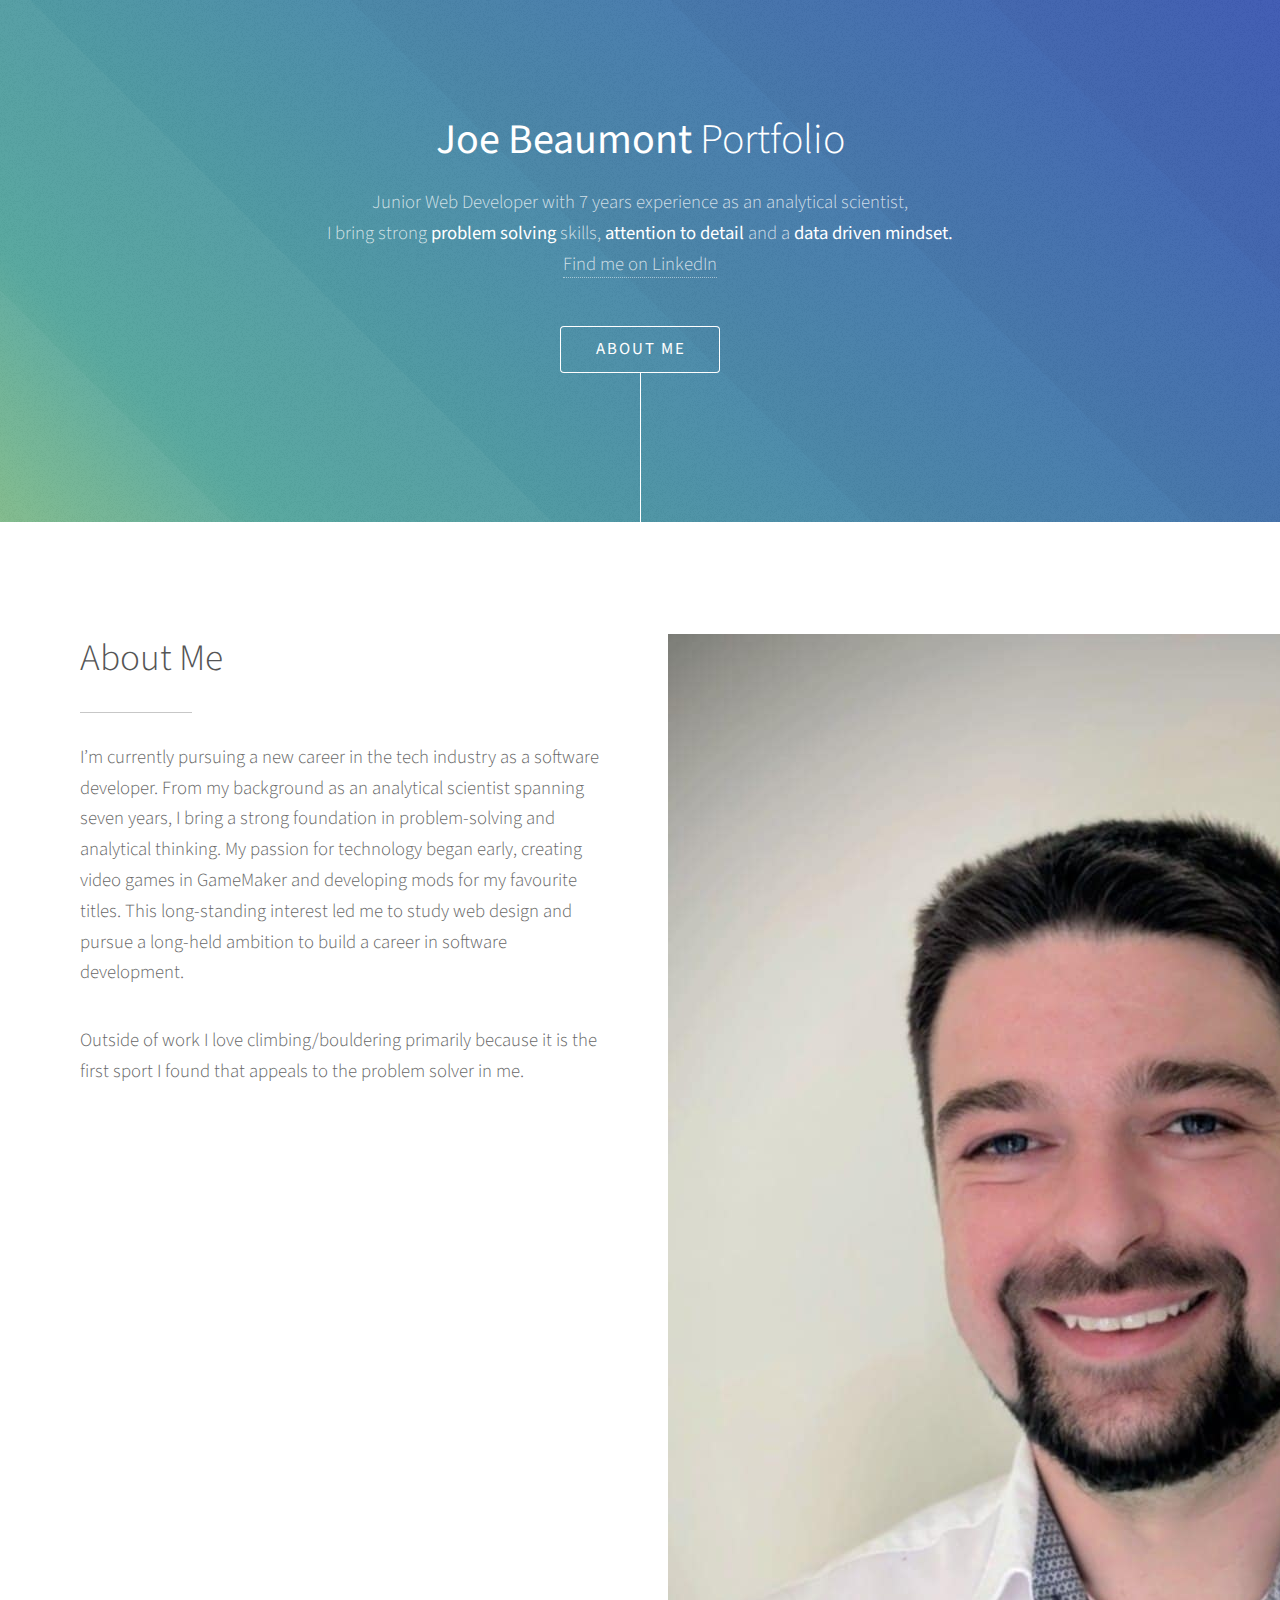
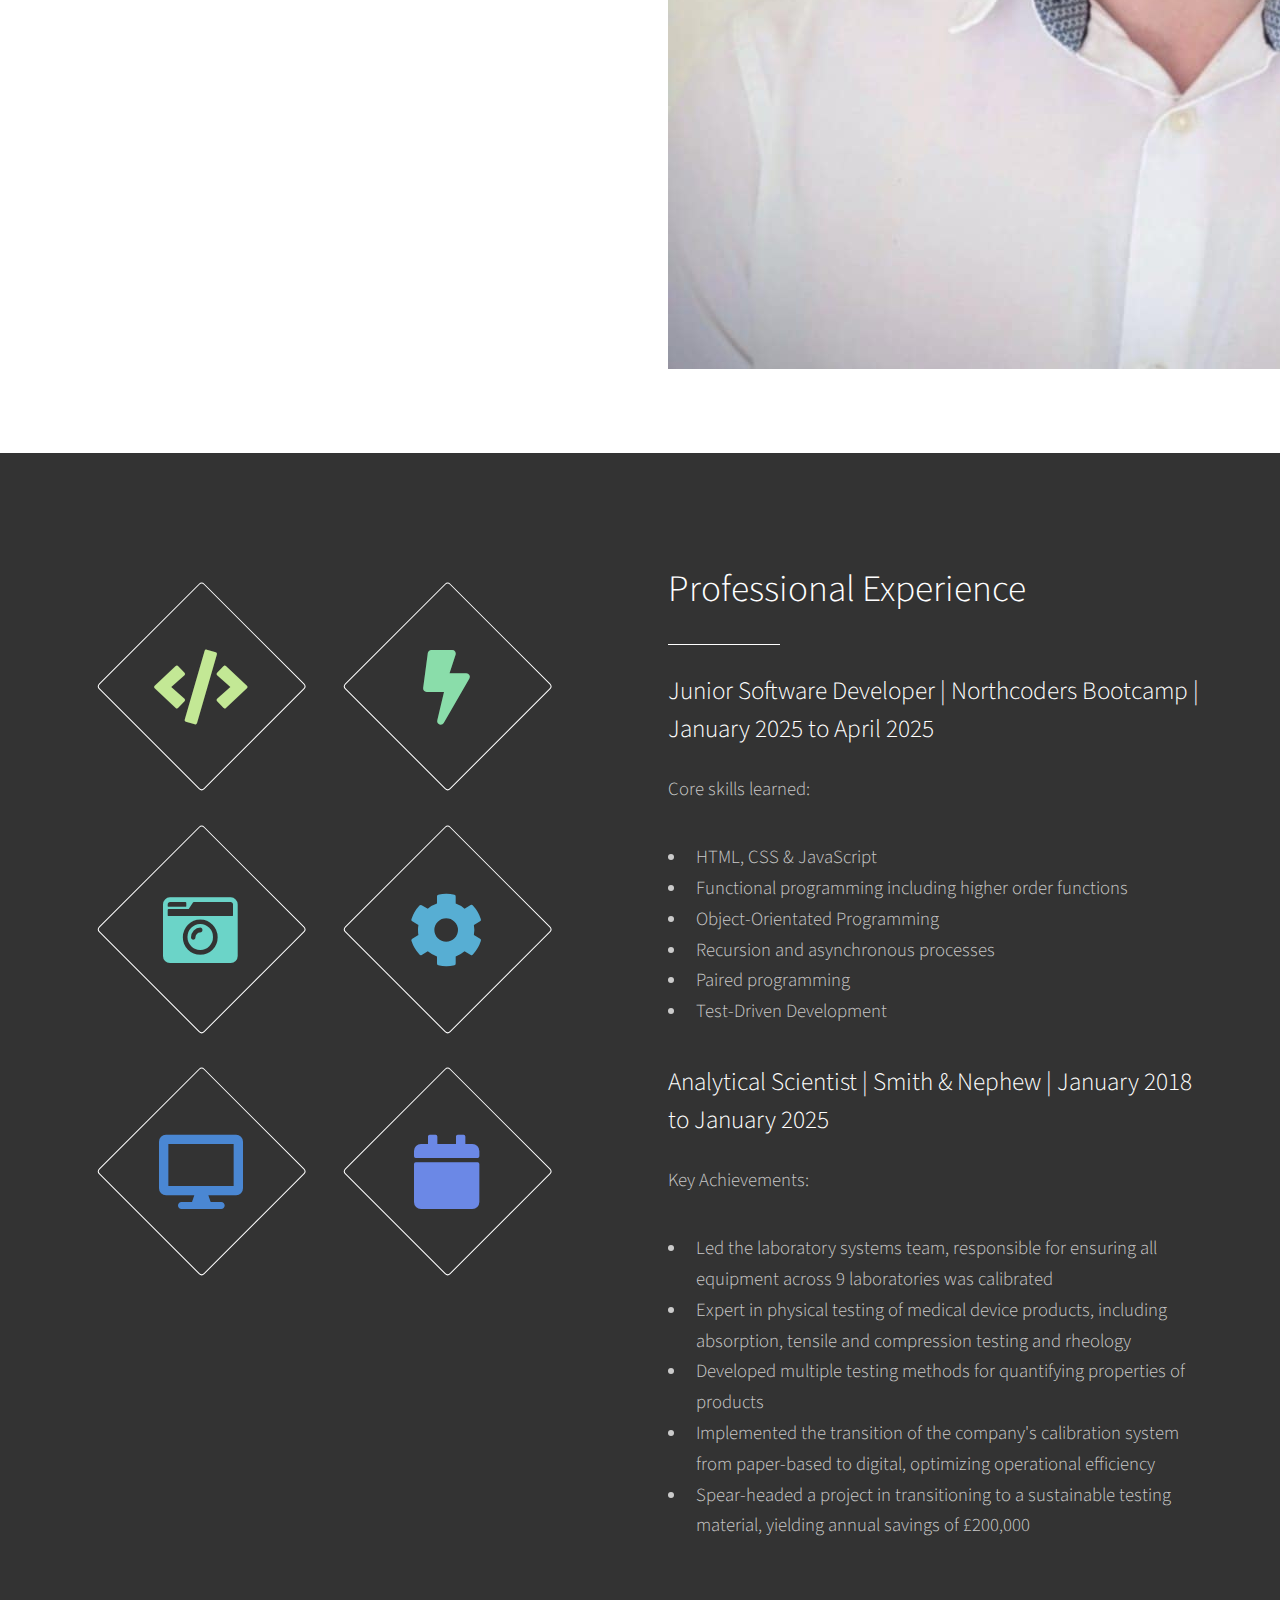
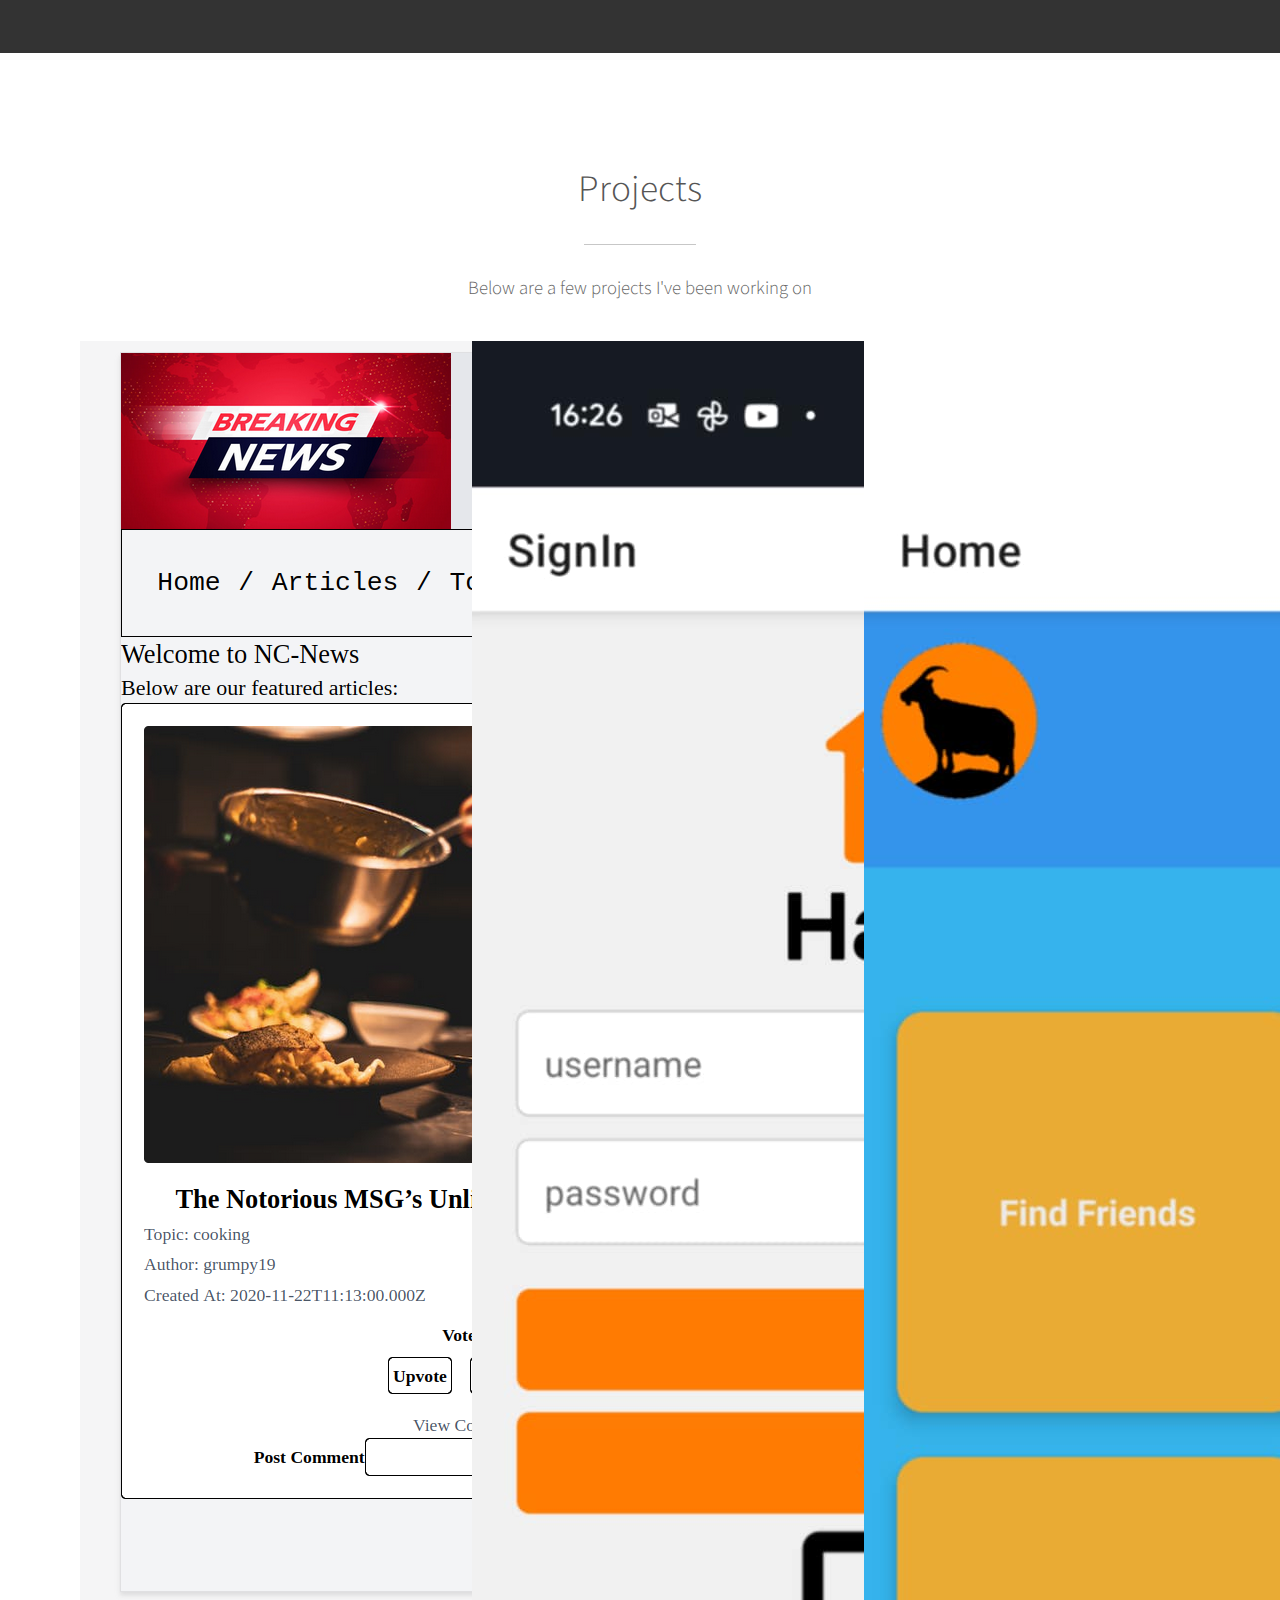
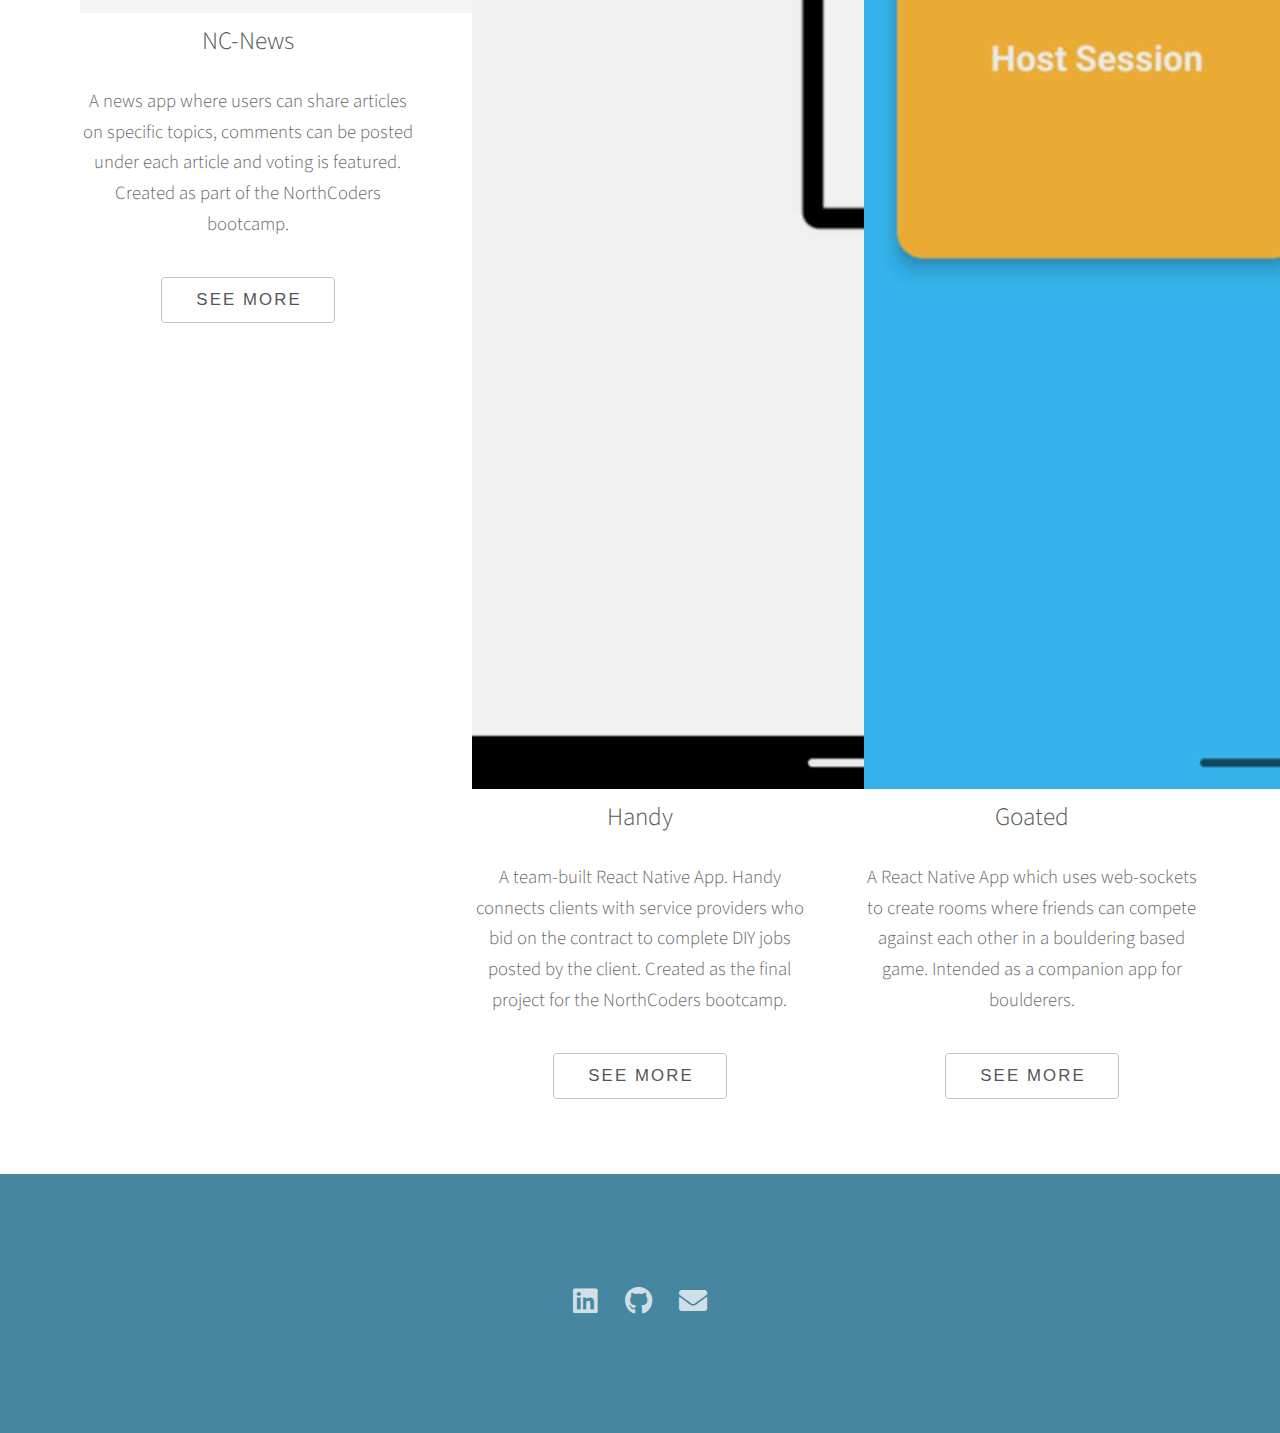
<file: index.html>
<!DOCTYPE HTML>

<html>
	<head>
		<title>Joe Beaumont - Portfolio</title>
		<meta charset="utf-8" />
		<meta name="viewport" content="width=device-width, initial-scale=1, user-scalable=no" />
		<link rel="stylesheet" href="assets/css/main.css" />
		<noscript><link rel="stylesheet" href="assets/css/noscript.css" /></noscript>
	</head>
	<body class="is-preload">

		<!-- Header -->
			<section id="header">
				<div class="inner">
					<!-- <span class="icon solid major fa-cloud"></span> -->
					<h1><strong>Joe Beaumont</strong> Portfolio</h1>
					<p>Junior Web Developer with 7 years experience as an analytical scientist,<br/> I bring strong <strong>problem solving</strong> skills, <strong>attention to detail</strong> and a <strong> data driven mindset.</strong> <br/> <a href="https://linkedin.com/in/joseph-beaumont-4850a1b5 ">Find me on LinkedIn</a></p>
					<ul class="actions special">
						<li><a href="#one" class="button scrolly">About me</a></li>
					</ul>
				</div>
			</section>

		<!-- One -->
			<section id="one" class="main style1">
				<div class="container">
					<div class="row gtr-150">
						<div class="col-6 col-12-medium">
							<header class="major">
								<h2>About Me</h2>
							</header>
							<p>I’m currently pursuing a new career in the tech industry as a software developer. From my background
								as an analytical scientist spanning seven years, I bring a strong foundation in problem-solving and
								analytical thinking. My passion for technology began early, creating video games in GameMaker and
								developing mods for my favourite titles. This long-standing interest led me to study web design and
								pursue a long-held ambition to build a career in software development.
							</p>
							<p>Outside of work I love climbing/bouldering primarily because it is the first sport I found that appeals to the problem solver in me.
							</p>
						</div>
						<div class="col-6 col-12-medium imp-medium">
							<span><img src="images/Profile.jpeg" alt="" class="profileImage"/></span>
						</div>
					</div>
				</div>
			</section>

		<!-- Two -->
			<section id="two" class="main style2">
				<div class="container">
					<div class="row gtr-150">
						<div class="col-6 col-12-medium">
							<ul class="major-icons">
								<li><span class="icon solid style1 major fa-code"></span></li>
								<li><span class="icon solid style2 major fa-bolt"></span></li>
								<li><span class="icon solid style3 major fa-camera-retro"></span></li>
								<li><span class="icon solid style4 major fa-cog"></span></li>
								<li><span class="icon solid style5 major fa-desktop"></span></li>
								<li><span class="icon solid style6 major fa-calendar"></span></li>
							</ul>
						</div>
						<div class="col-6 col-12-medium">
							<header class="major">
								<h2>Professional Experience</h2>
							</header>
							<h3>Junior Software Developer | Northcoders Bootcamp | January 2025 to April 2025</h3>
							<p>Core skills learned:</p>
							<ul>
								<li>HTML, CSS & JavaScript</li>
								<li>Functional programming including higher order functions</li>
								<li>Object-Orientated Programming</li>
								<li>Recursion and asynchronous processes</li>
								<li>Paired programming</li>
								<li>Test-Driven Development</li>
							</ul>
							<h3>Analytical Scientist | Smith & Nephew | January 2018 to January 2025</h3>
							<p>Key Achievements:</p>
							<ul>
								<li>Led the laboratory systems team, responsible for ensuring all equipment across 9 laboratories was calibrated</li>
								<li>Expert in physical testing of medical device products, including absorption, tensile and compression testing and rheology</li>
								<li>Developed multiple testing methods for quantifying properties of products</li>
								<li>Implemented the transition of the company's calibration system from paper-based to digital, optimizing operational efficiency</li>
								<li>Spear-headed a project in transitioning to a sustainable testing material, yielding annual savings of £200,000</li>
							</ul>
						</div>
					</div>
				</div>
			</section>

		<!-- Three -->
			<section id="three" class="main style1 special">
				<div class="container">
					<header class="major">
						<h2>Projects</h2>
					</header>
					<p>Below are a few projects I've been working on</p>
					<div class="row gtr-150">
						<div class="col-4 col-12-medium">
							<div class="image-container"><img src="images/NcNews1.png" alt="" /></div>
							<h3>NC-News</h3>
							<p>A news app where users can share articles on specific topics, comments can be posted under each article and voting is featured.  Created as part of the NorthCoders bootcamp.</p>
							<button class="button" onclick="goToPage('projects/nc_news.html')">See more</button>
						</div>
						<div class="col-4 col-12-medium">
							<div class="image-container"><img src="images/Handy.jpeg" alt="" /></div>
							<h3>Handy</h3>
							<p>A team-built React Native App. Handy connects clients with service providers who bid on the contract to complete DIY jobs posted by the client.  Created as the final project for the NorthCoders bootcamp.​</p>
							<button class="button" onclick="goToPage('projects/handy.html')">See more</button>
						</div>
						<div class="col-4 col-12-medium">
							<div class="image-container"><img src="images/Goated1.jpeg" alt="" /></div>
							<h3>Goated</h3>
							<p>A React Native App which uses web-sockets to create rooms where friends can compete against each other in a bouldering based game.  Intended as a companion app for boulderers.</p>
							<button class="button" onclick="goToPage('projects/goated.html')">See more</button>
						</div>
					</div>
				</div>
			</section>

		<!-- Footer -->
			<section id="footer">
				<ul class="icons">
					<li><a href="https://linkedin.com/in/joseph-beaumont-4850a1b5 " class="icon brands alt fa-linkedin"><span class="label"></span></a></li>
					<li><a href="https://github.com/Joe-Beaumont" class="icon brands alt fa-github"><span class="label">GitHub</span></a></li>
					<li><a href="mailto:joseph.beaumont@live.co.uk" class="icon solid alt fa-envelope"><span class="label">Email</span></a></li>
				</ul>
			</section>

		<!-- Scripts -->
			<script src="assets/js/jquery.min.js"></script>
			<script src="assets/js/jquery.scrolly.min.js"></script>
			<script src="assets/js/browser.min.js"></script>
			<script src="assets/js/breakpoints.min.js"></script>
			<script src="assets/js/util.js"></script>
			<script src="assets/js/main.js"></script>

	</body>
</html>
</file>
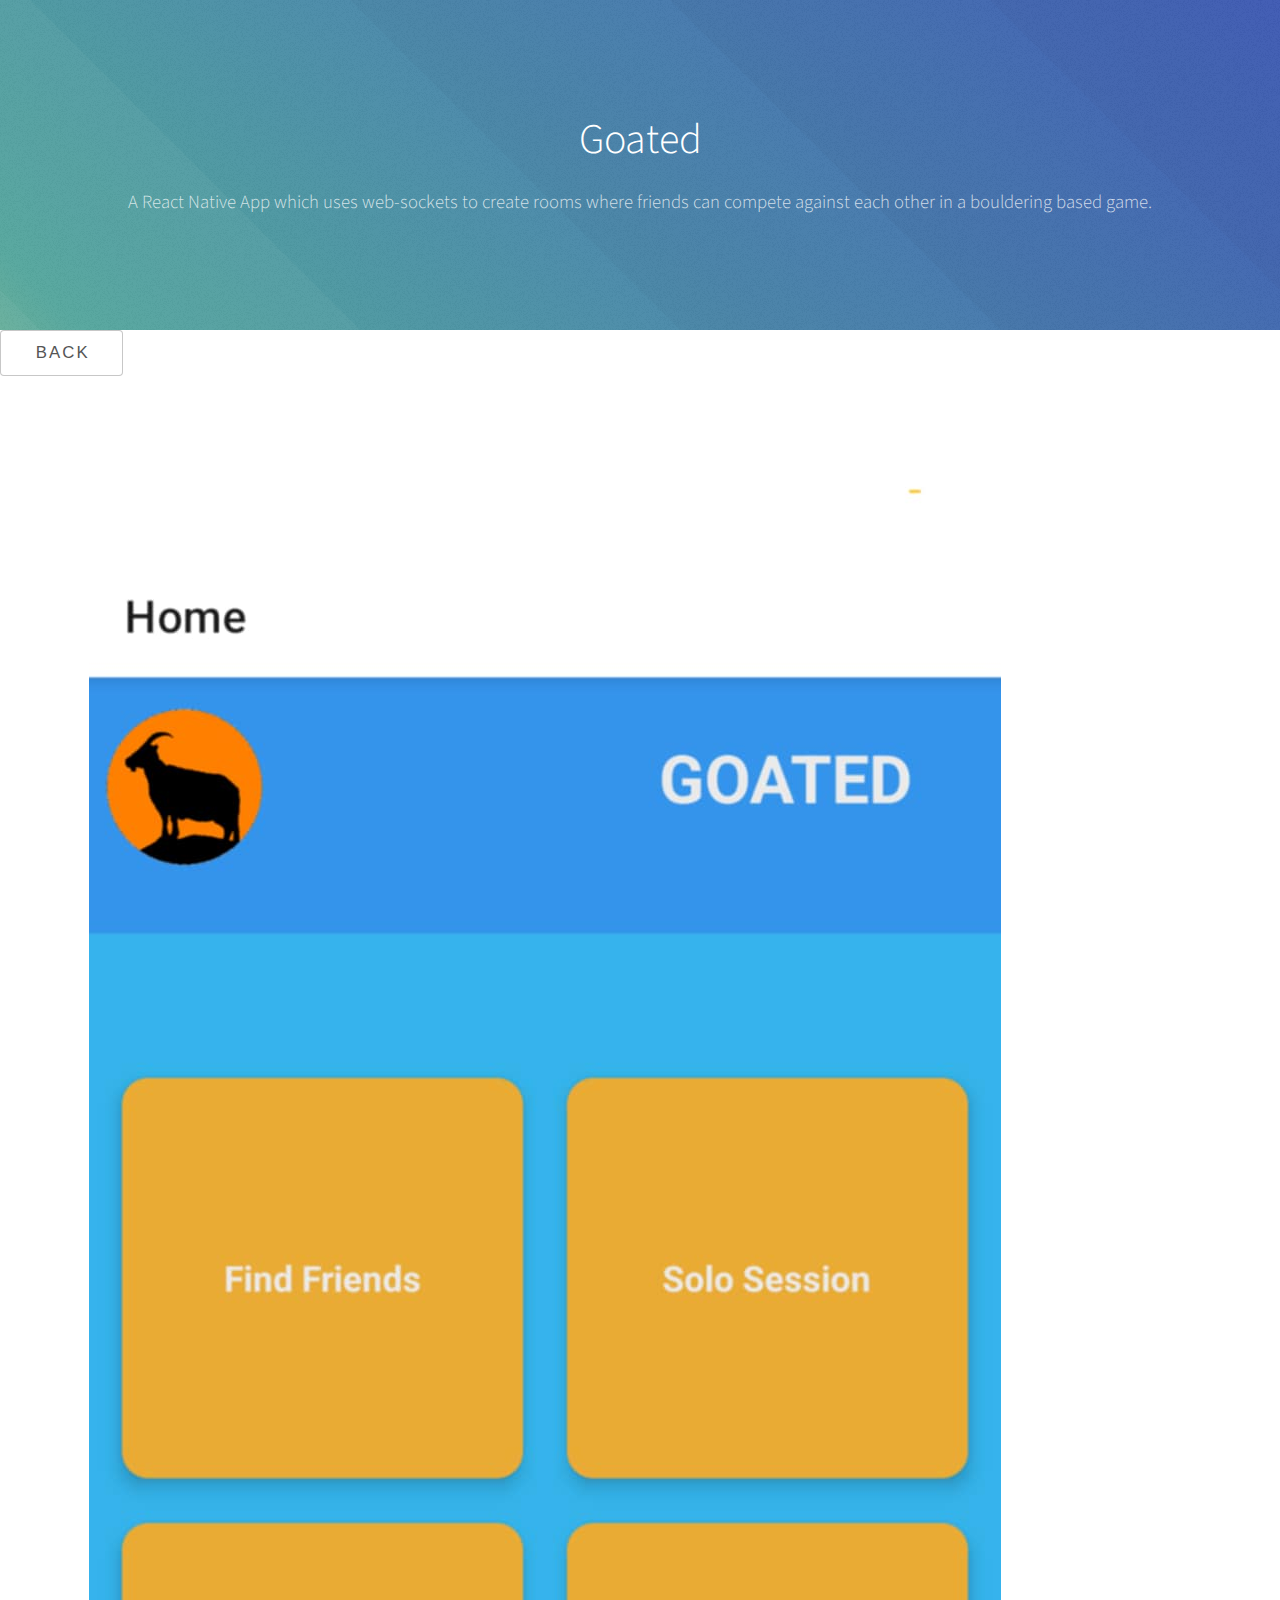
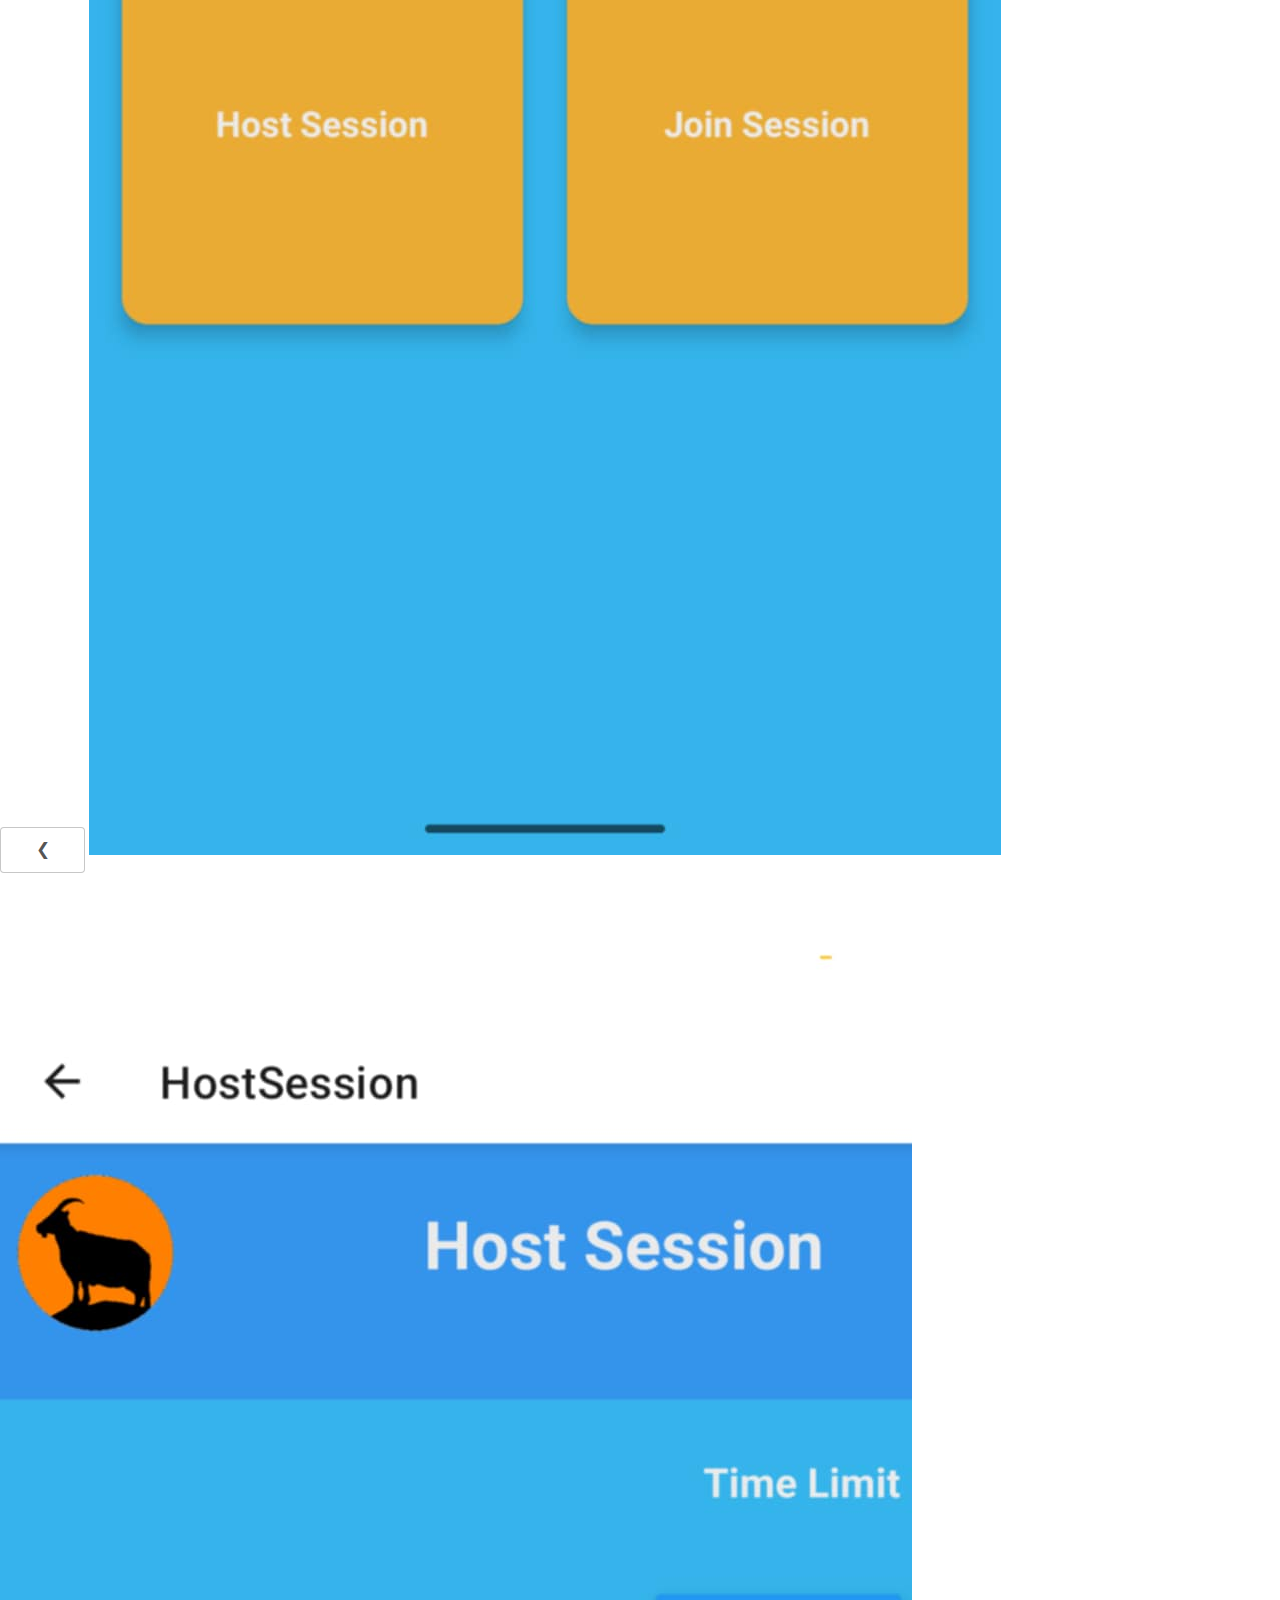
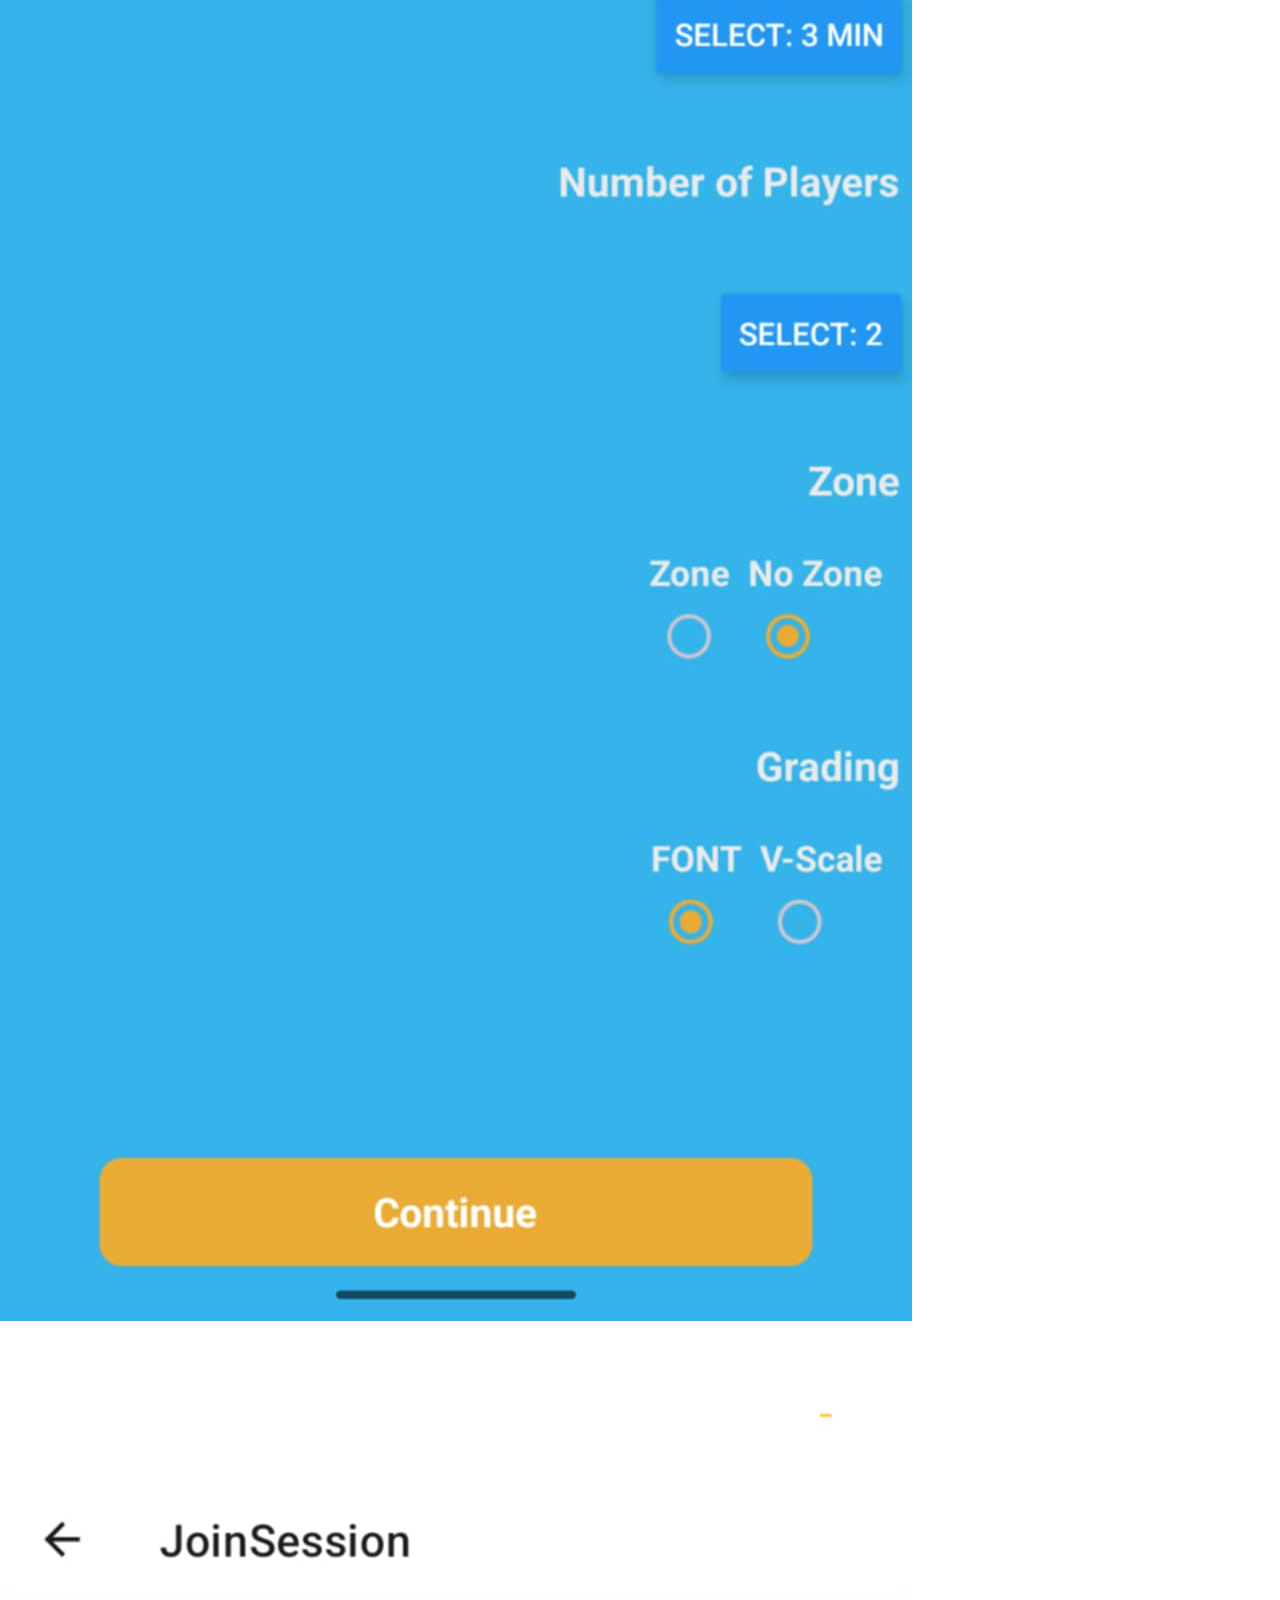
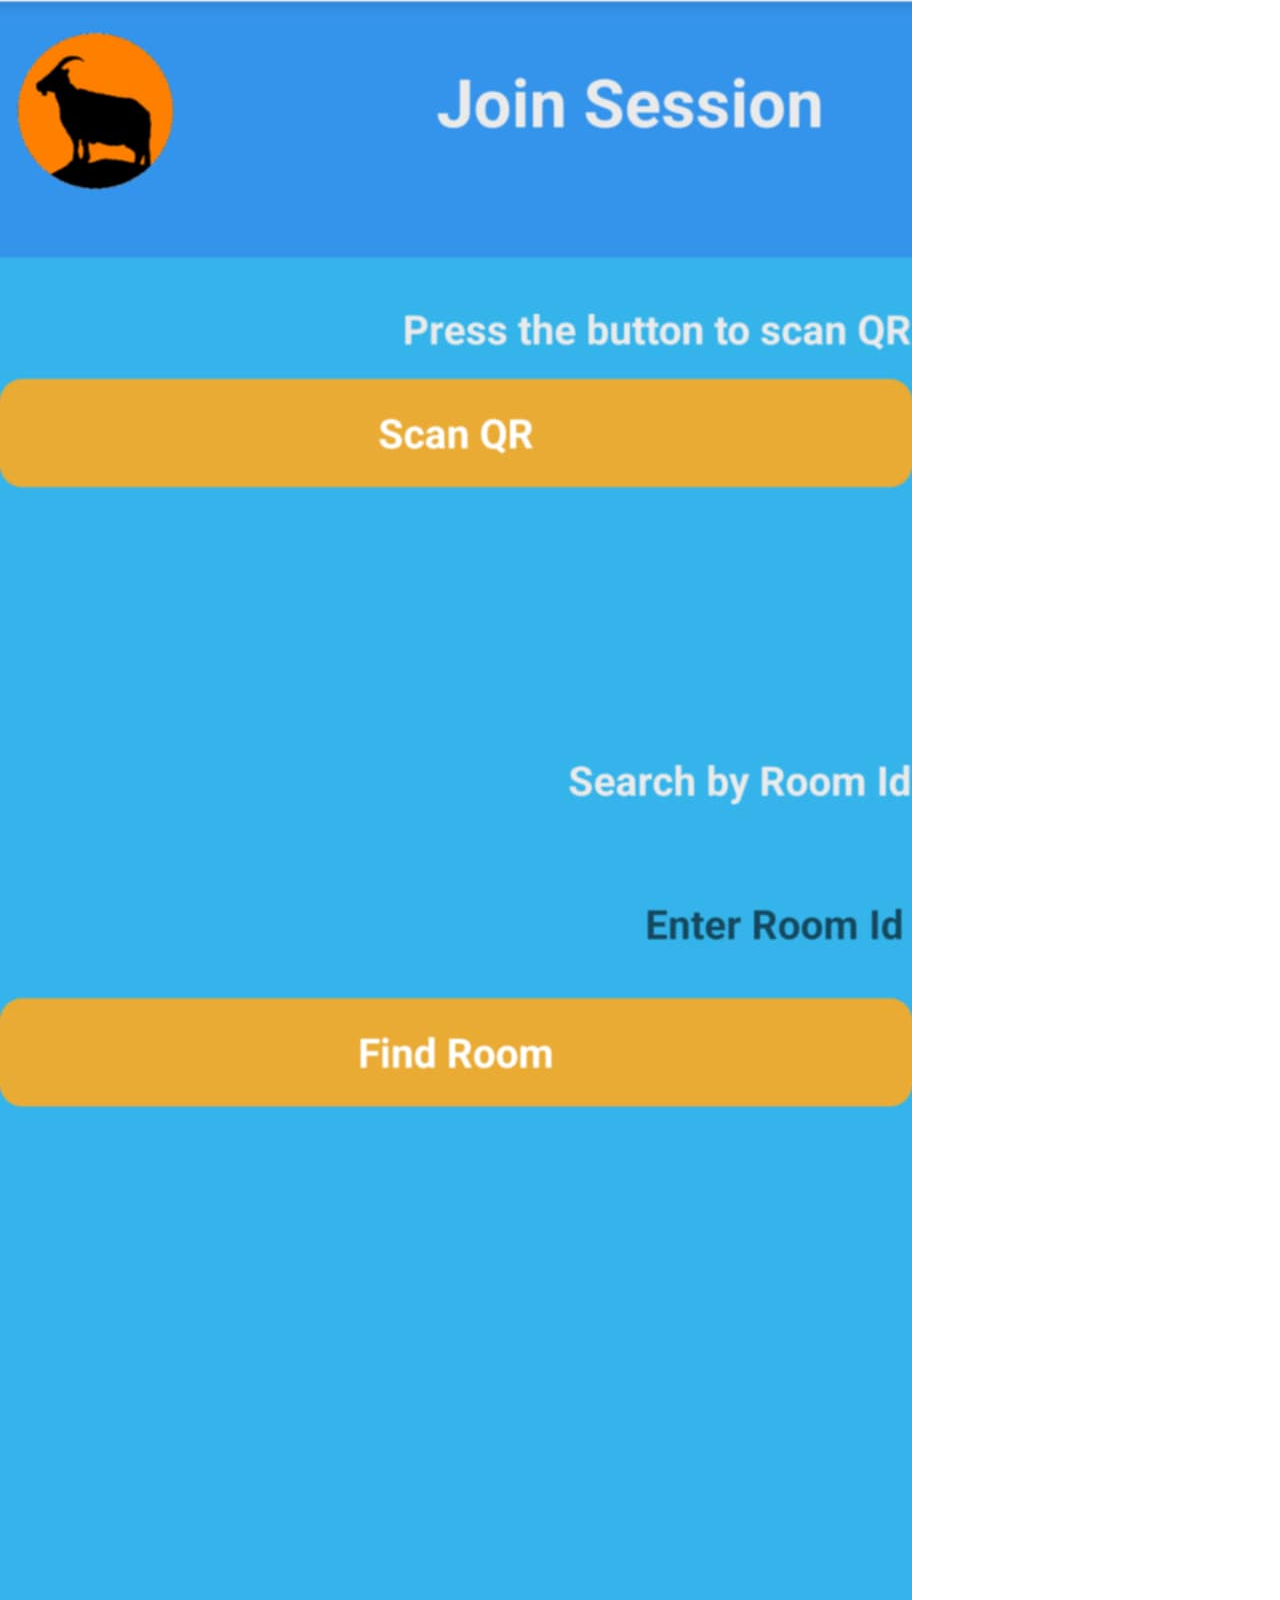
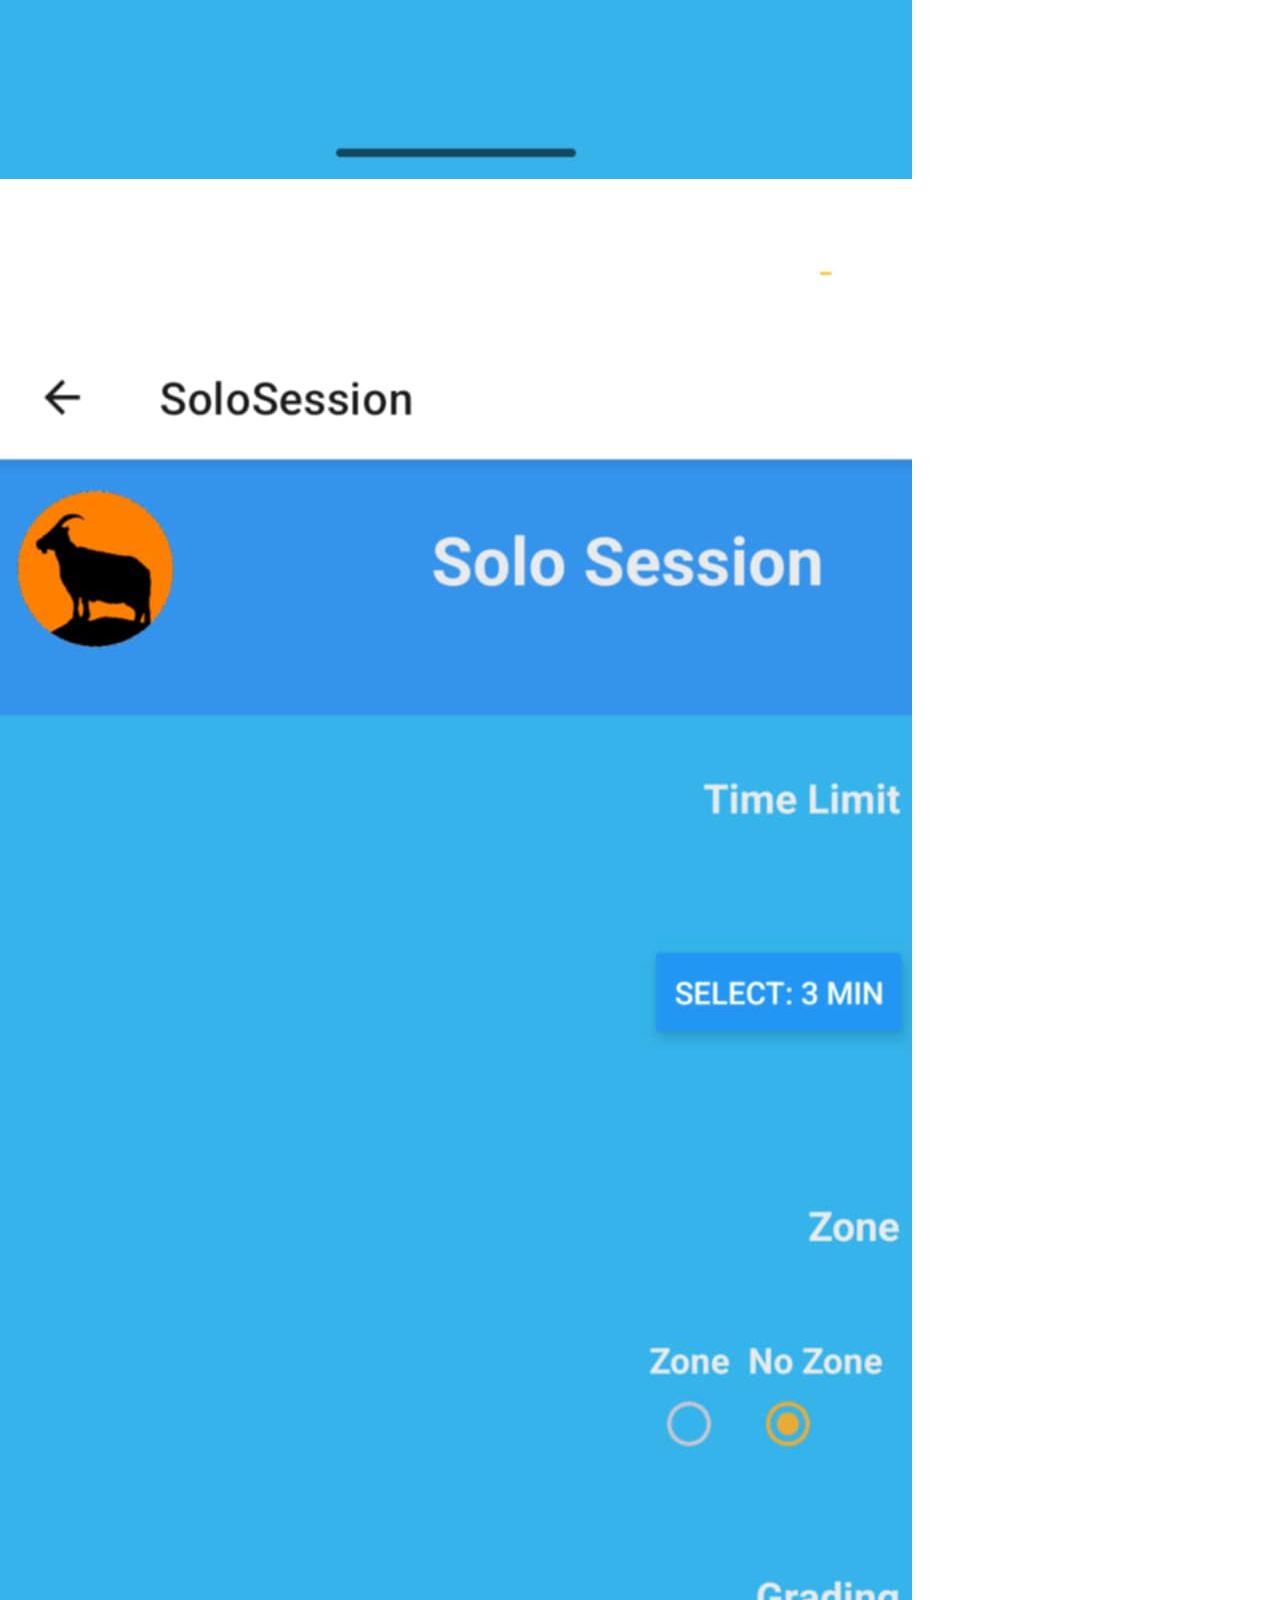
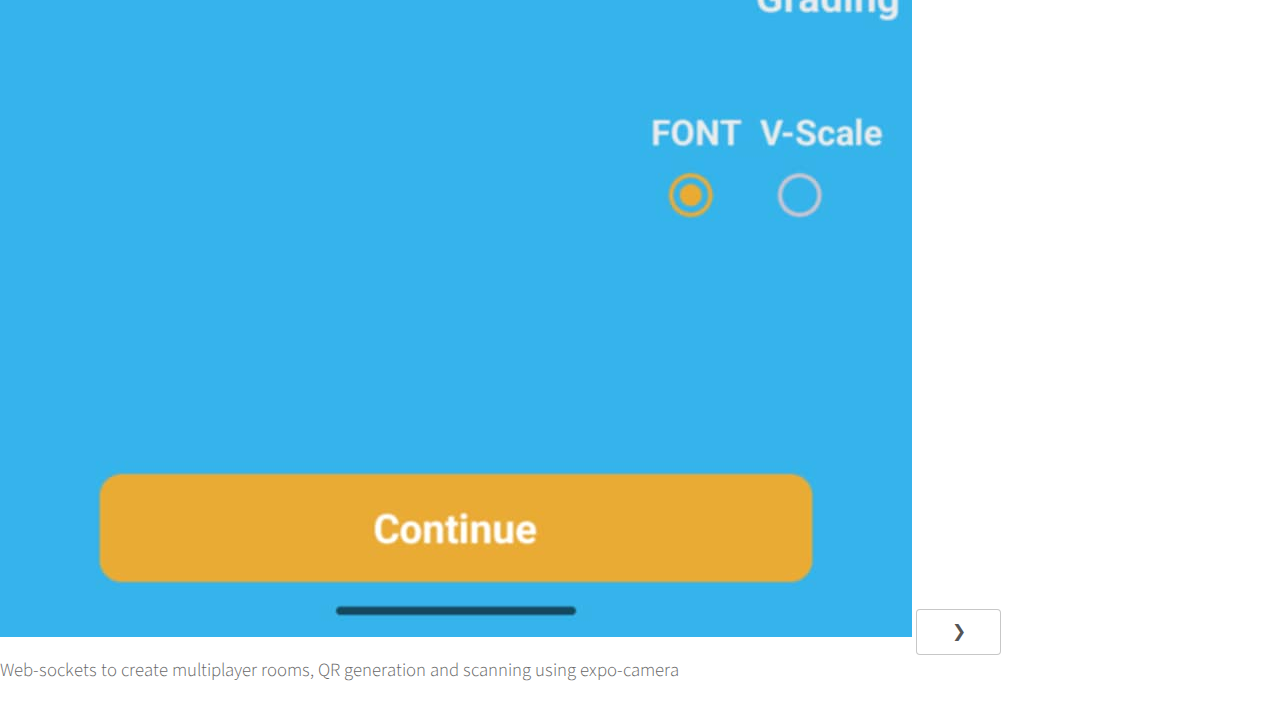
<file: goated.html>
<!DOCTYPE html>
<html>
    <head>
        <title>Goated</title>
        <meta charset="utf-8" />
        <meta name="viewport" content="width=device-width, initial-scale=1, user-scalable=no" />
        <link rel="stylesheet" href="assets/css/main.css" />
        <noscript><link rel="stylesheet" href="assets/css/noscript.css" /></noscript>
    </head>
    <body>
            <!-- Header  -->
             <section id="header">
                <div class="inner">
                    <h1>Goated</h1>
                    <p>A React Native App which uses web-sockets to create rooms where friends can compete against each other in a bouldering based game.​</p>
                </div>
             </section>
             <nav>
                <button class="button" onclick="window.location.href='index.html'">Back</button>   
             </nav>
             <br />
             <section id="body">
                <div class="carousel">
                    <button class="prev" onclick="changeSlide(-1)">&#10094;</button>
                    <img src="images/Goated1.jpeg" class="carousel-img active">
                    <img src="images/Goated2.jpeg" class="carousel-img">
                    <img src="images/Goated3.jpeg" class="carousel-img">
                    <img src="images/Goated4.jpeg" class="carousel-img">
                    <button class="next" onclick="changeSlide(1)">&#10095;</button>
                </div>
                <div class="inner">
                    <p>Web-sockets to create multiplayer rooms, QR generation and scanning using expo-camera</p>
                </div>
             </section>
    </body>
</html>

<script>
  let currentSlide = 0;
  const slides = document.querySelectorAll('.carousel-img');

  function showSlide(index) {
    slides.forEach(slide => slide.classList.remove('active'));
    currentSlide = (index + slides.length) % slides.length;
    slides[currentSlide].classList.add('active');
  }

  function changeSlide(direction) {
    showSlide(currentSlide + direction);
  }

  // Show first slide on load
  showSlide(currentSlide);
</script>
</file>
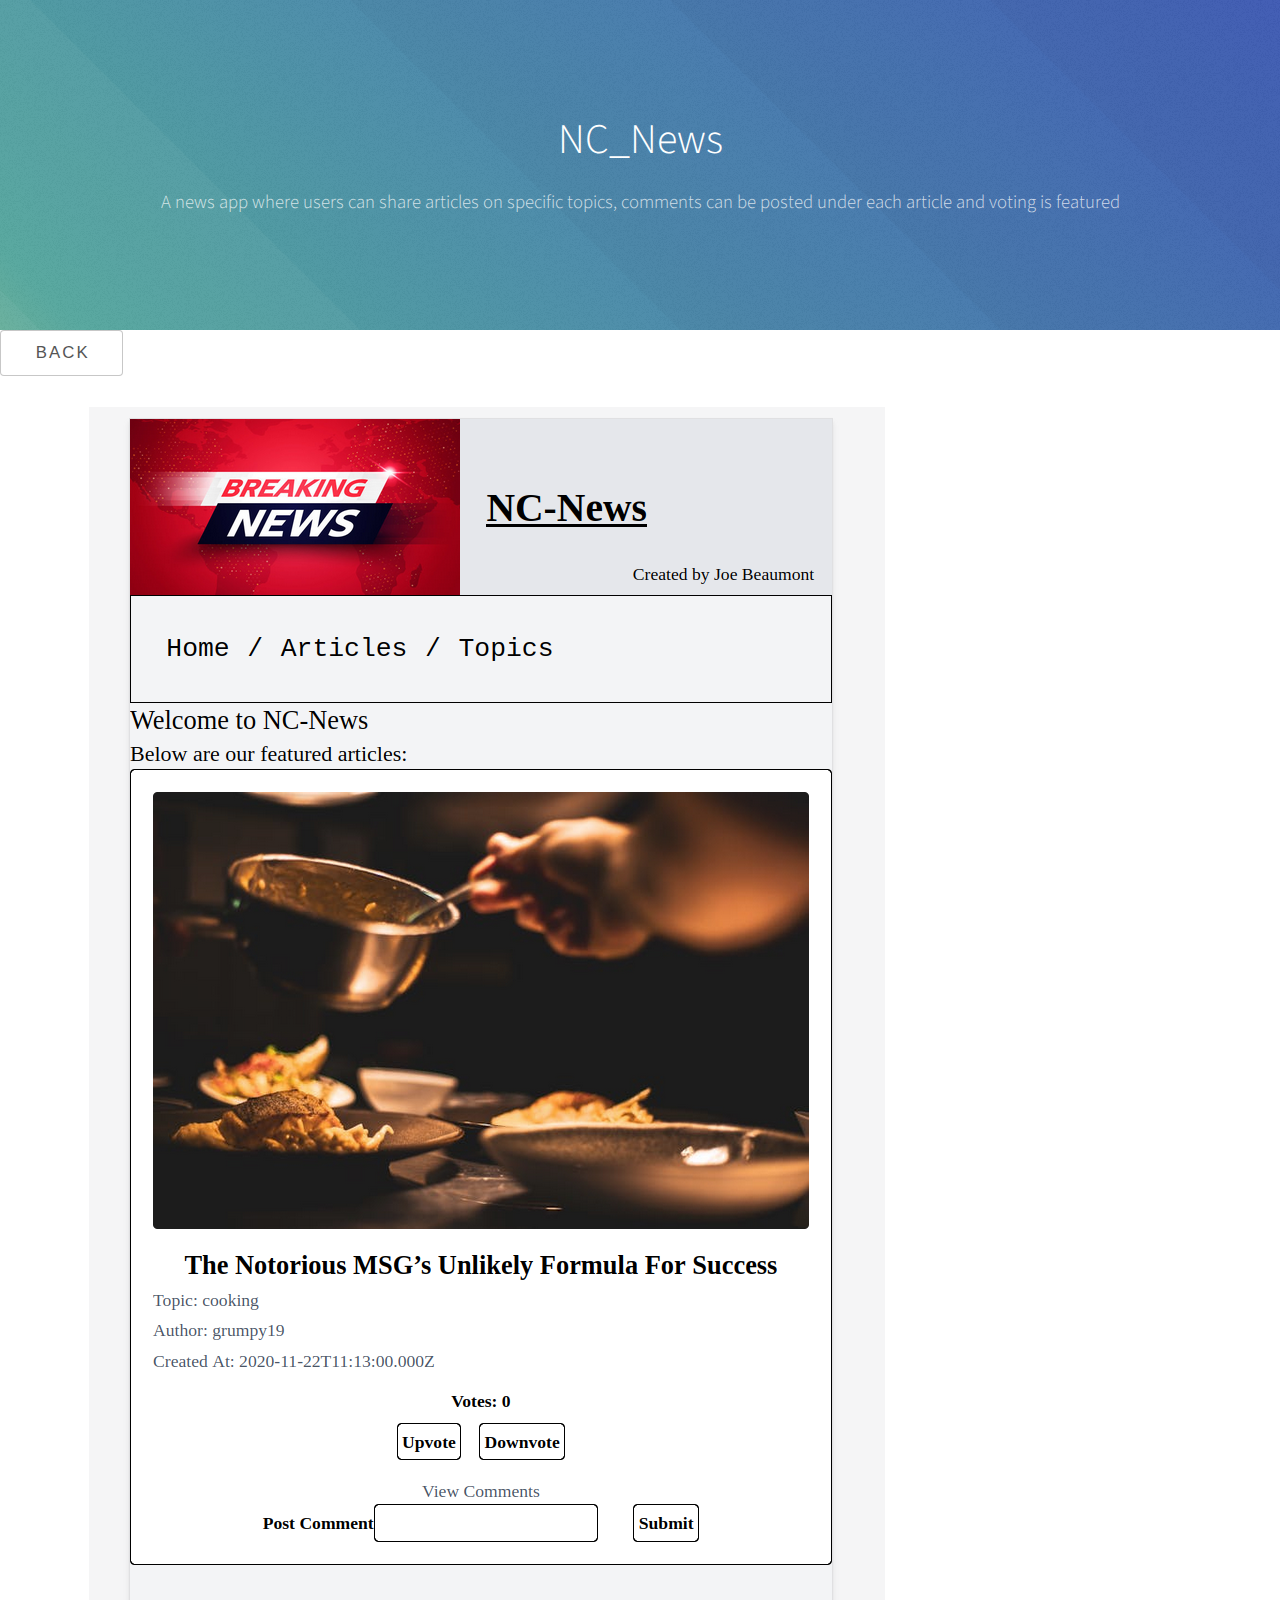
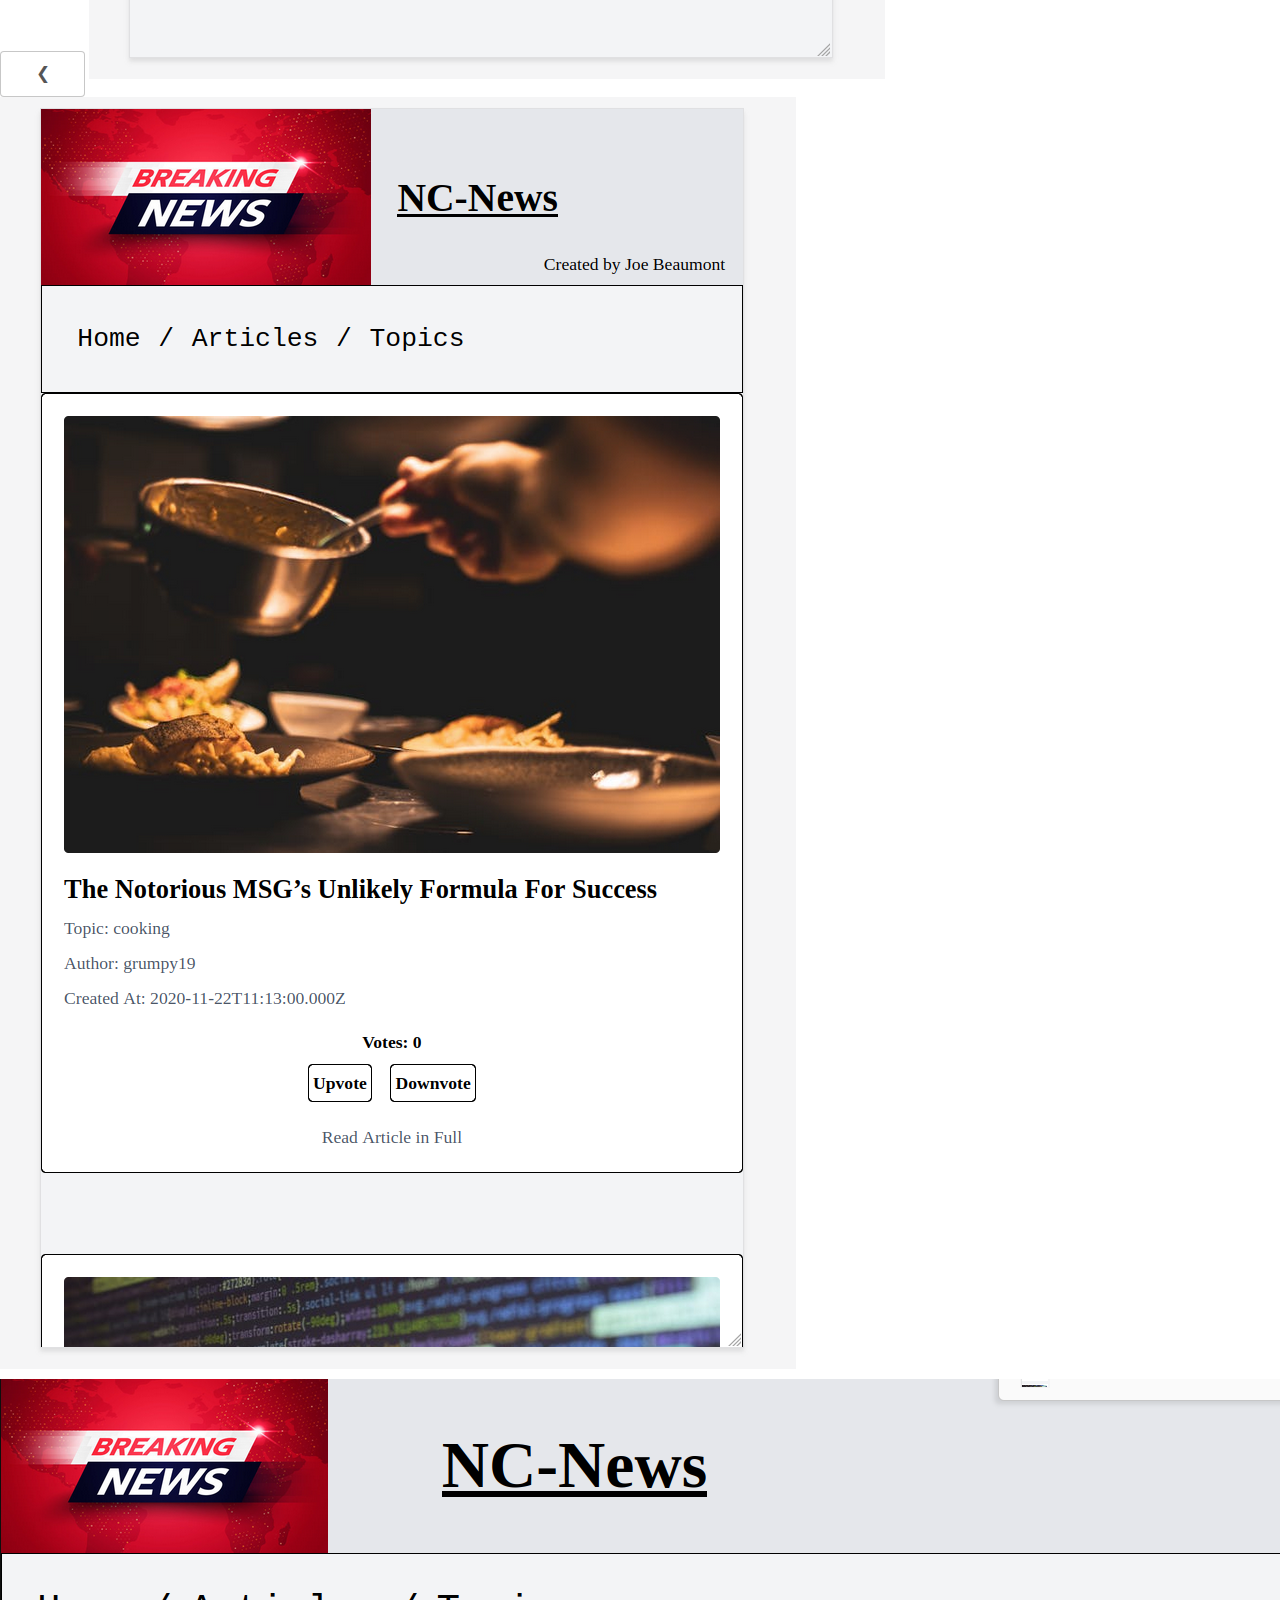
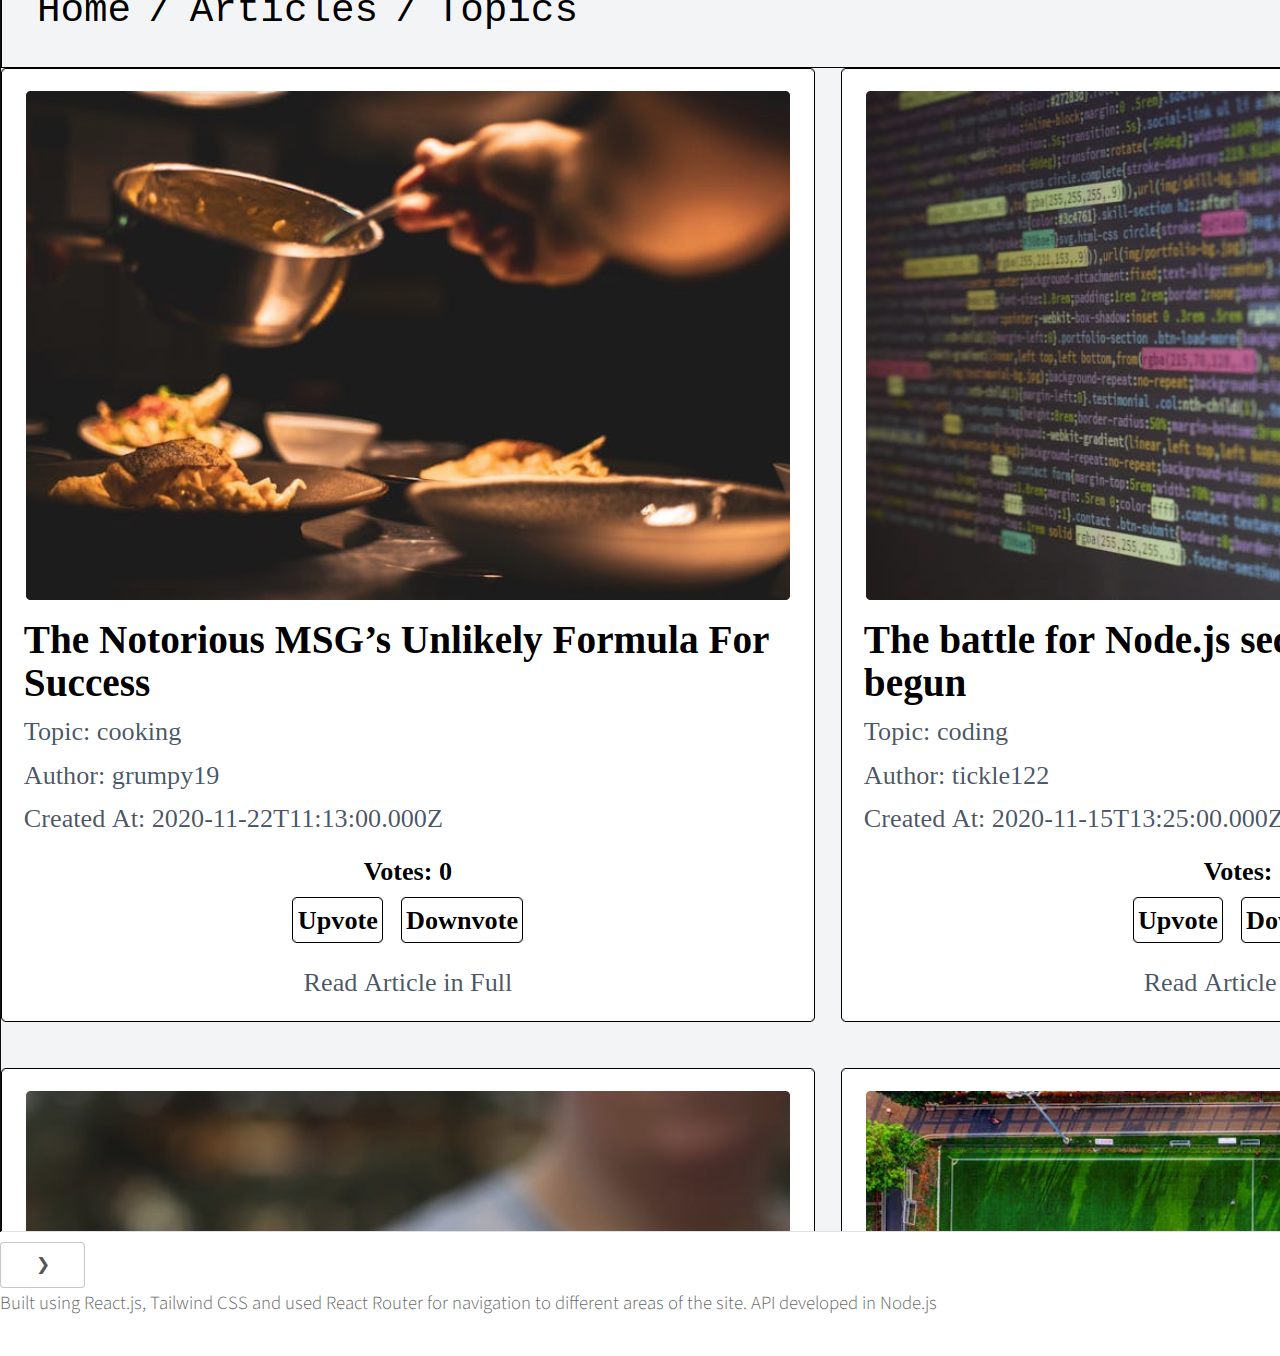
<file: nc_news.html>
<!DOCTYPE html>
<html>
    <head>
        <title>NC_News</title>
        <meta charset="utf-8" />
        <meta name="viewport" content="width=device-width, initial-scale=1, user-scalable=no" />
        <link rel="stylesheet" href="assets/css/main.css" />
        <noscript><link rel="stylesheet" href="assets/css/noscript.css" /></noscript>
    </head>
    <body>
            <!-- Header  -->
             <section id="header">
                <div class="inner">
                    <h1>NC_News</h1>
                    <p>A news app where users can share articles on specific topics, comments can be posted under each article and voting is featured</p>
                </div>
             </section>
             <nav>
                <button class="button" onclick="window.location.href='index.html'">Back</button>   
             </nav>
             <br />
             <section id="body">
                <div class="carousel">
                    <button class="prev" onclick="changeSlide(-1)">&#10094;</button>
                    <img src="images/NcNews1.png" class="carousel-img active">
                    <img src="images/NcNews2.png" class="carousel-img">
                    <img src="images/NcNews3.png" class="carousel-img">
                    <button class="next" onclick="changeSlide(1)">&#10095;</button>
                </div>
                <div class="inner">
                    <p>Built using React.js, Tailwind CSS and used React Router for navigation to different areas of the site. API developed in Node.js</p>
                </div>
             </section>
    </body>
</html>

<script>
  let currentSlide = 0;
  const slides = document.querySelectorAll('.carousel-img');

  function showSlide(index) {
    slides.forEach(slide => slide.classList.remove('active'));
    currentSlide = (index + slides.length) % slides.length;
    slides[currentSlide].classList.add('active');
  }

  function changeSlide(direction) {
    showSlide(currentSlide + direction);
  }

  // Show first slide on load
  showSlide(currentSlide);
</script>
</file>
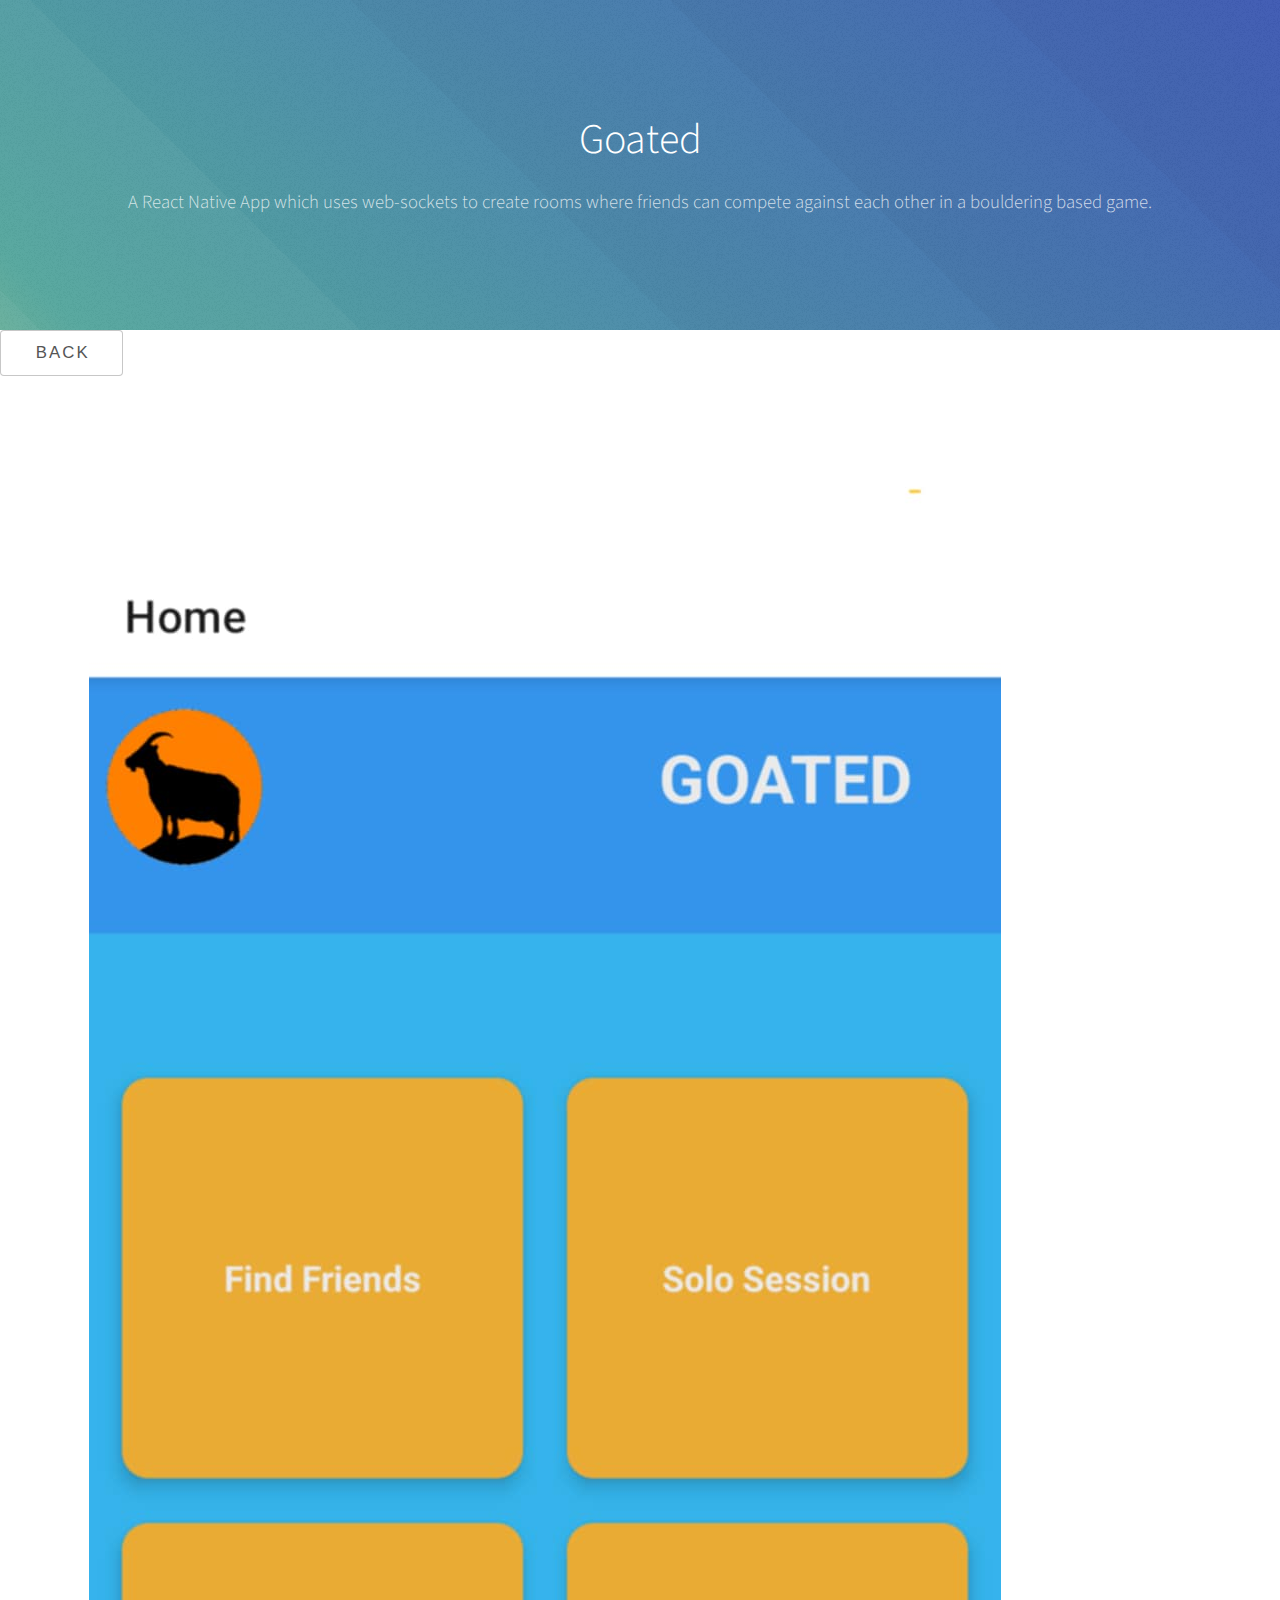
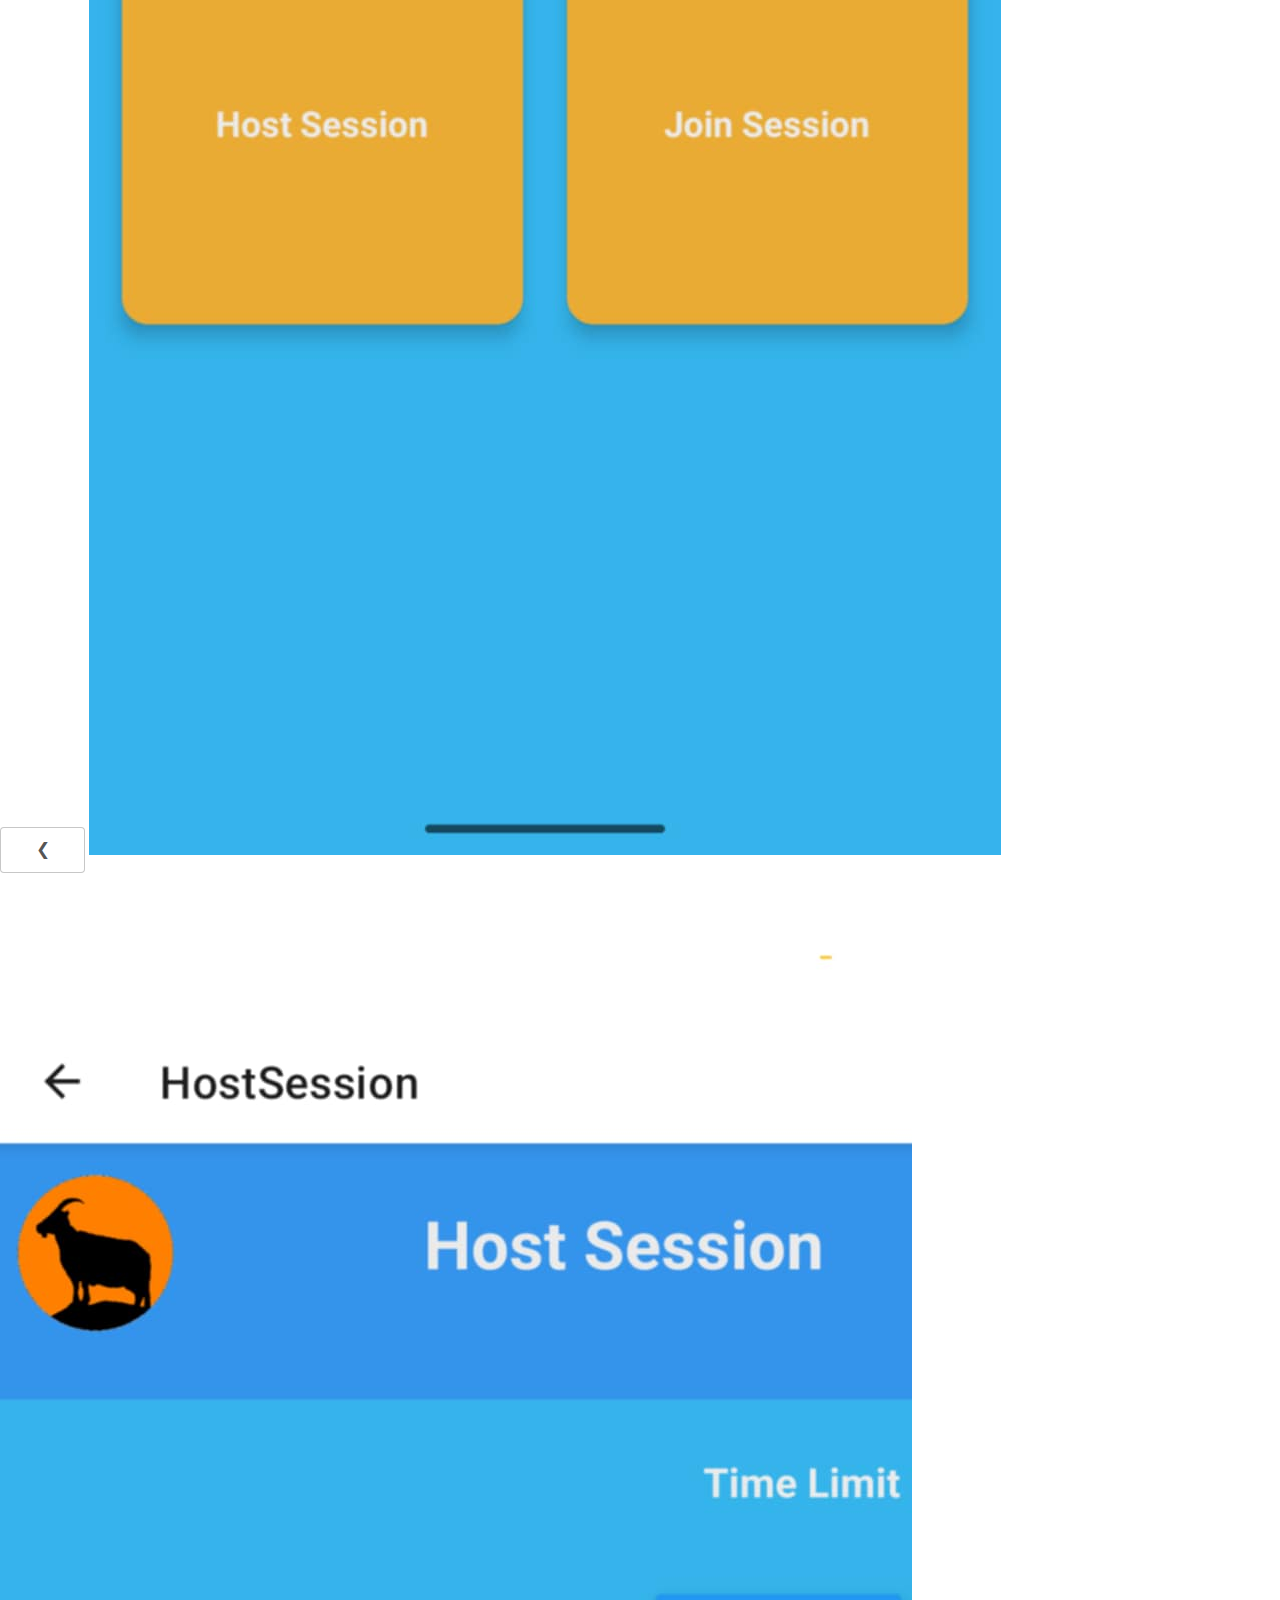
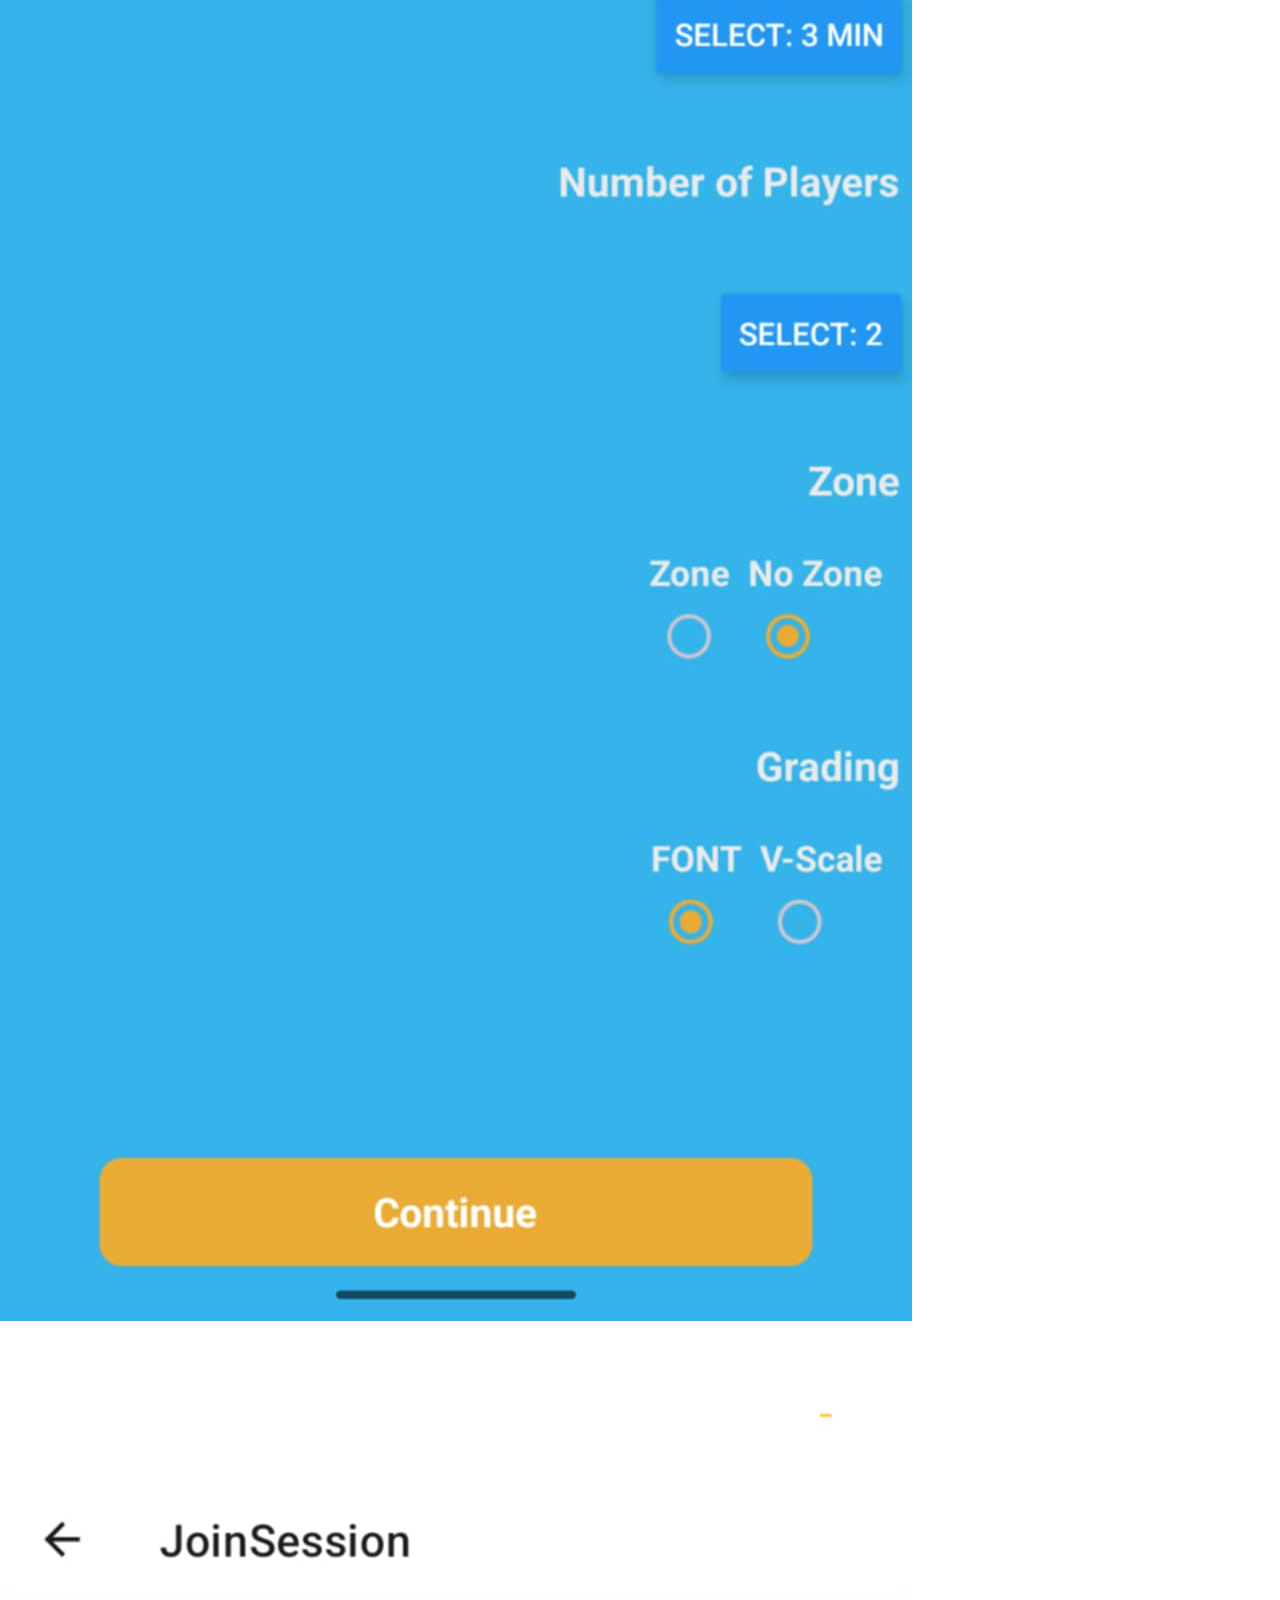
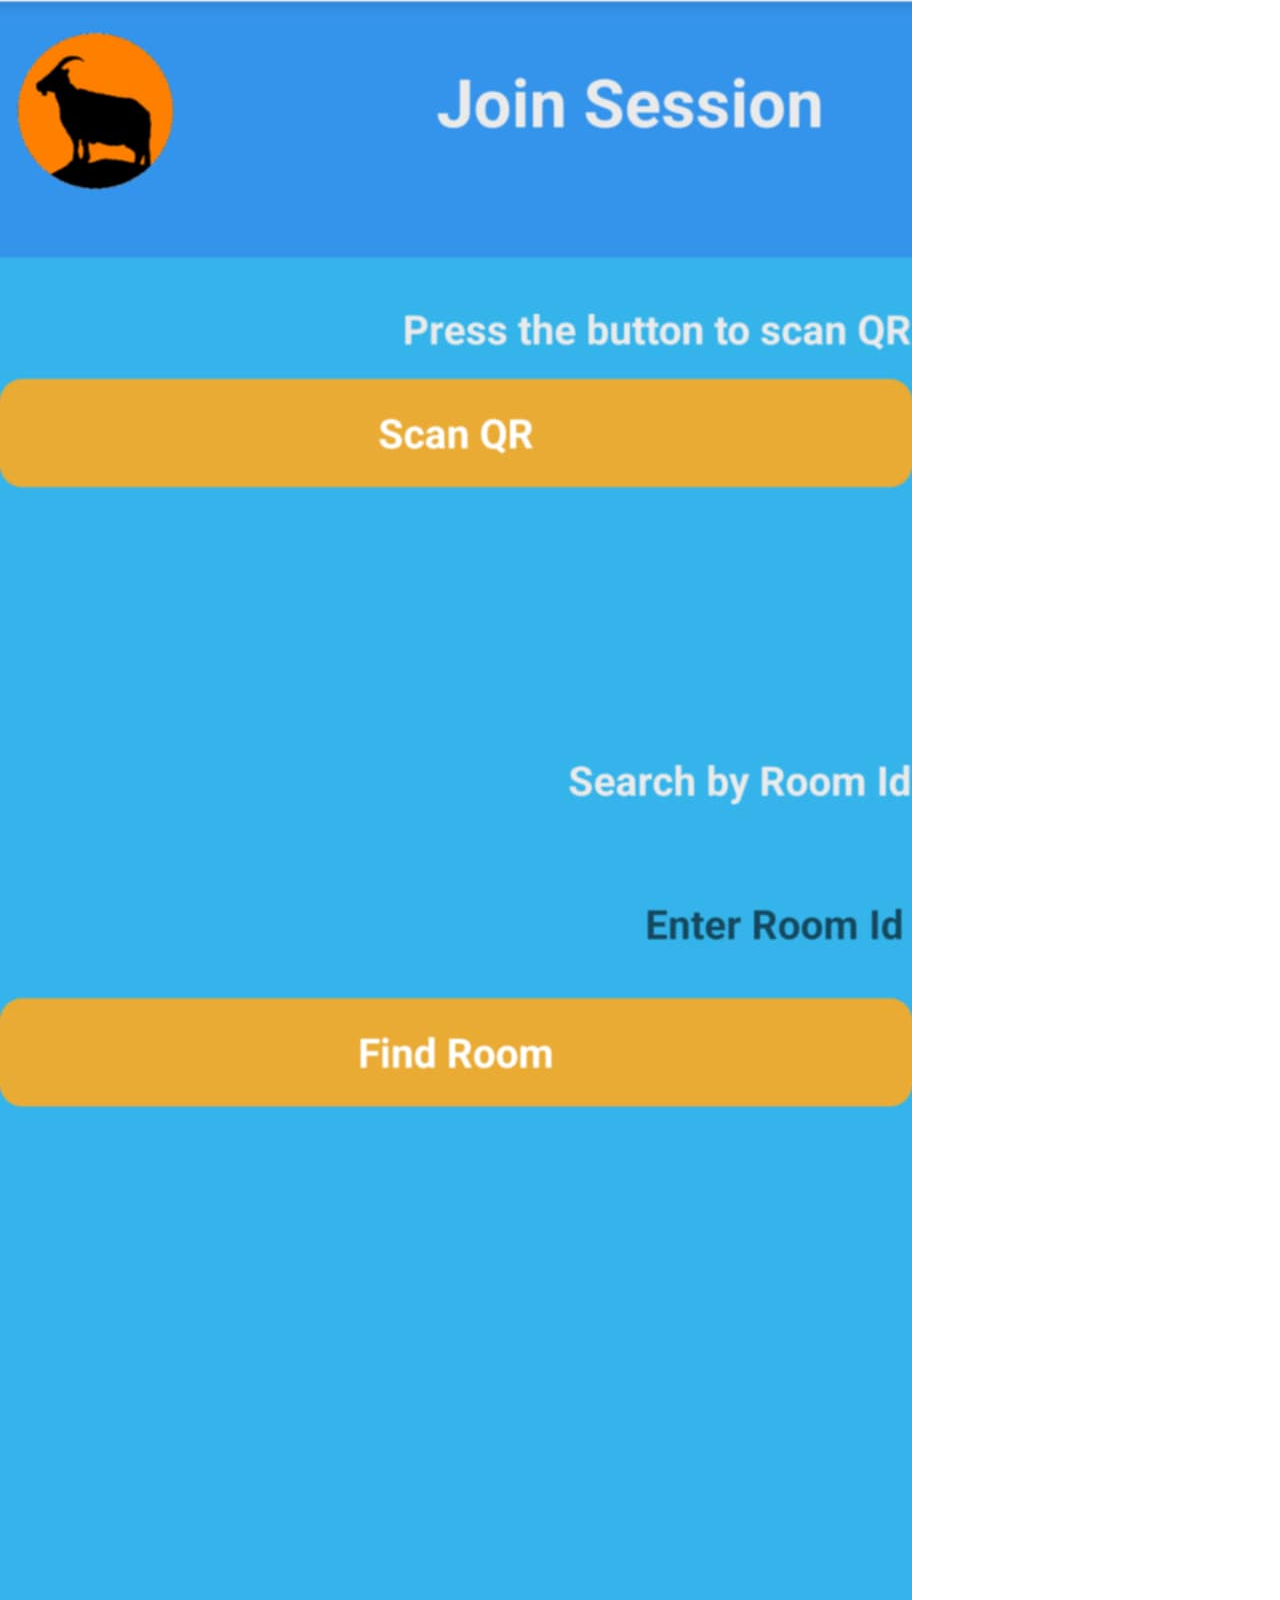
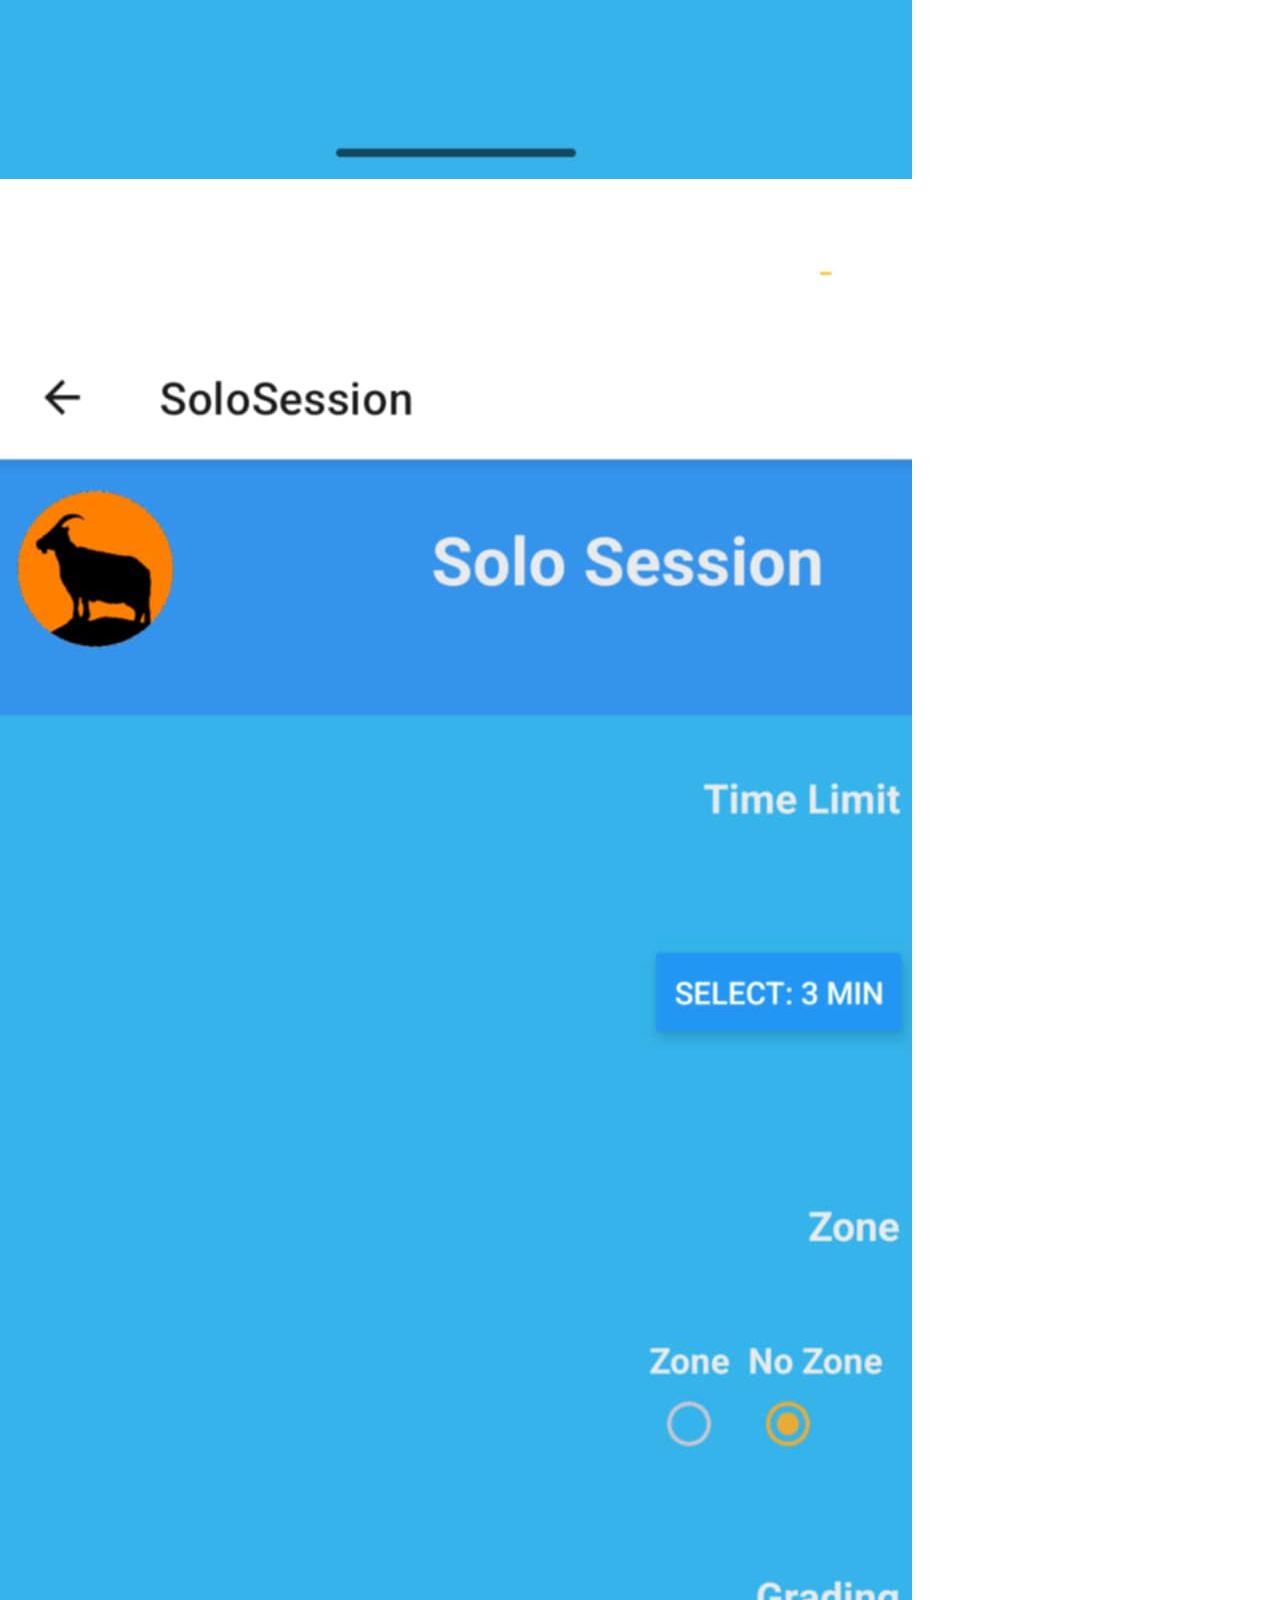
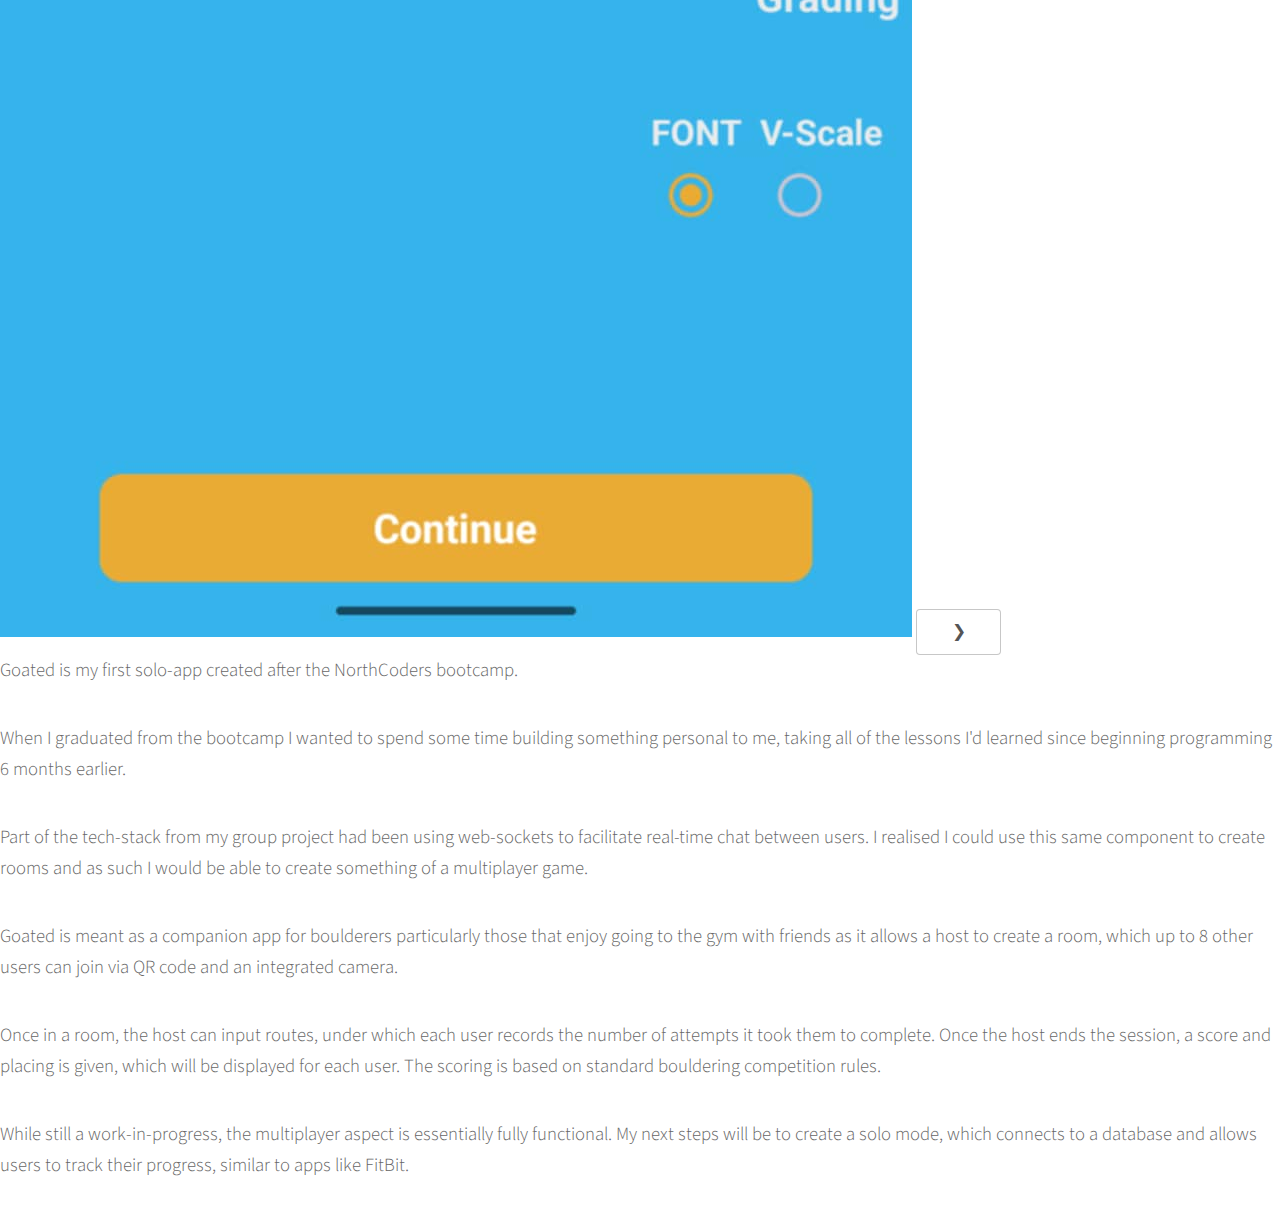
<file: projects/goated.html>
<!DOCTYPE html>
<html>
    <head>
        <title>Goated</title>
        <meta charset="utf-8" />
        <meta name="viewport" content="width=device-width, initial-scale=1, user-scalable=no" />
        <link rel="stylesheet" href="../assets/css/main.css" />
        <noscript><link rel="stylesheet" href="../assets/css/noscript.css" /></noscript>
    </head>
    <body>
        <!-- Header  -->
            <section id="header">
            <div class="inner">
                <h1>Goated</h1>
                <p>A React Native App which uses web-sockets to create rooms where friends can compete against each other in a bouldering based game.​</p>
            </div>
            </section>
        <!-- Navigation -->
            <nav>
            <button class="button" onclick="window.location.href='../index.html'">Back</button>   
            </nav>
            <br />
            <!-- Body -->
            <section id="body">
            <div class="carousel">
                <button class="prev" onclick="changeSlide(-1)">&#10094;</button>
                <img src="../images/Goated1.jpeg" class="carousel-img active">
                <img src="../images/Goated2.jpeg" class="carousel-img">
                <img src="../images/Goated3.jpeg" class="carousel-img">
                <img src="../images/Goated4.jpeg" class="carousel-img">
                <button class="next" onclick="changeSlide(1)">&#10095;</button>
            </div>
            <div class="inner">
                <p>Goated is my first solo-app created after the NorthCoders bootcamp.</p>
                <p>When I graduated from the bootcamp I wanted to spend some time building something personal to me, taking all of the lessons I'd learned since beginning programming 6 months earlier.</p>
                <p>Part of the tech-stack from my group project had been using web-sockets to facilitate real-time chat between users.  I realised I could use this same component to create rooms and as such I would be able to create something of a multiplayer game.</p>
                <p>Goated is meant as a companion app for boulderers particularly those that enjoy going to the gym with friends as it allows a host to create a room, which up to 8 other users can join via QR code and an integrated camera.</p>
                <p>Once in a room, the host can input routes, under which each user records the number of attempts it took them to complete. Once the host ends the session, a score and placing is given, which will be displayed for each user.  The scoring is based on standard bouldering competition rules.</p>
                <p>While still a work-in-progress, the multiplayer aspect is essentially fully functional.  My next steps will be to create a solo mode, which connects to a database and allows users to track their progress, similar to apps like FitBit.</p>
            </div>
            </section>
    </body>
</html>

<script src="../assets/js/jquery.min.js"></script>
<script src="../assets/js/carousel.js"></script>
</file>
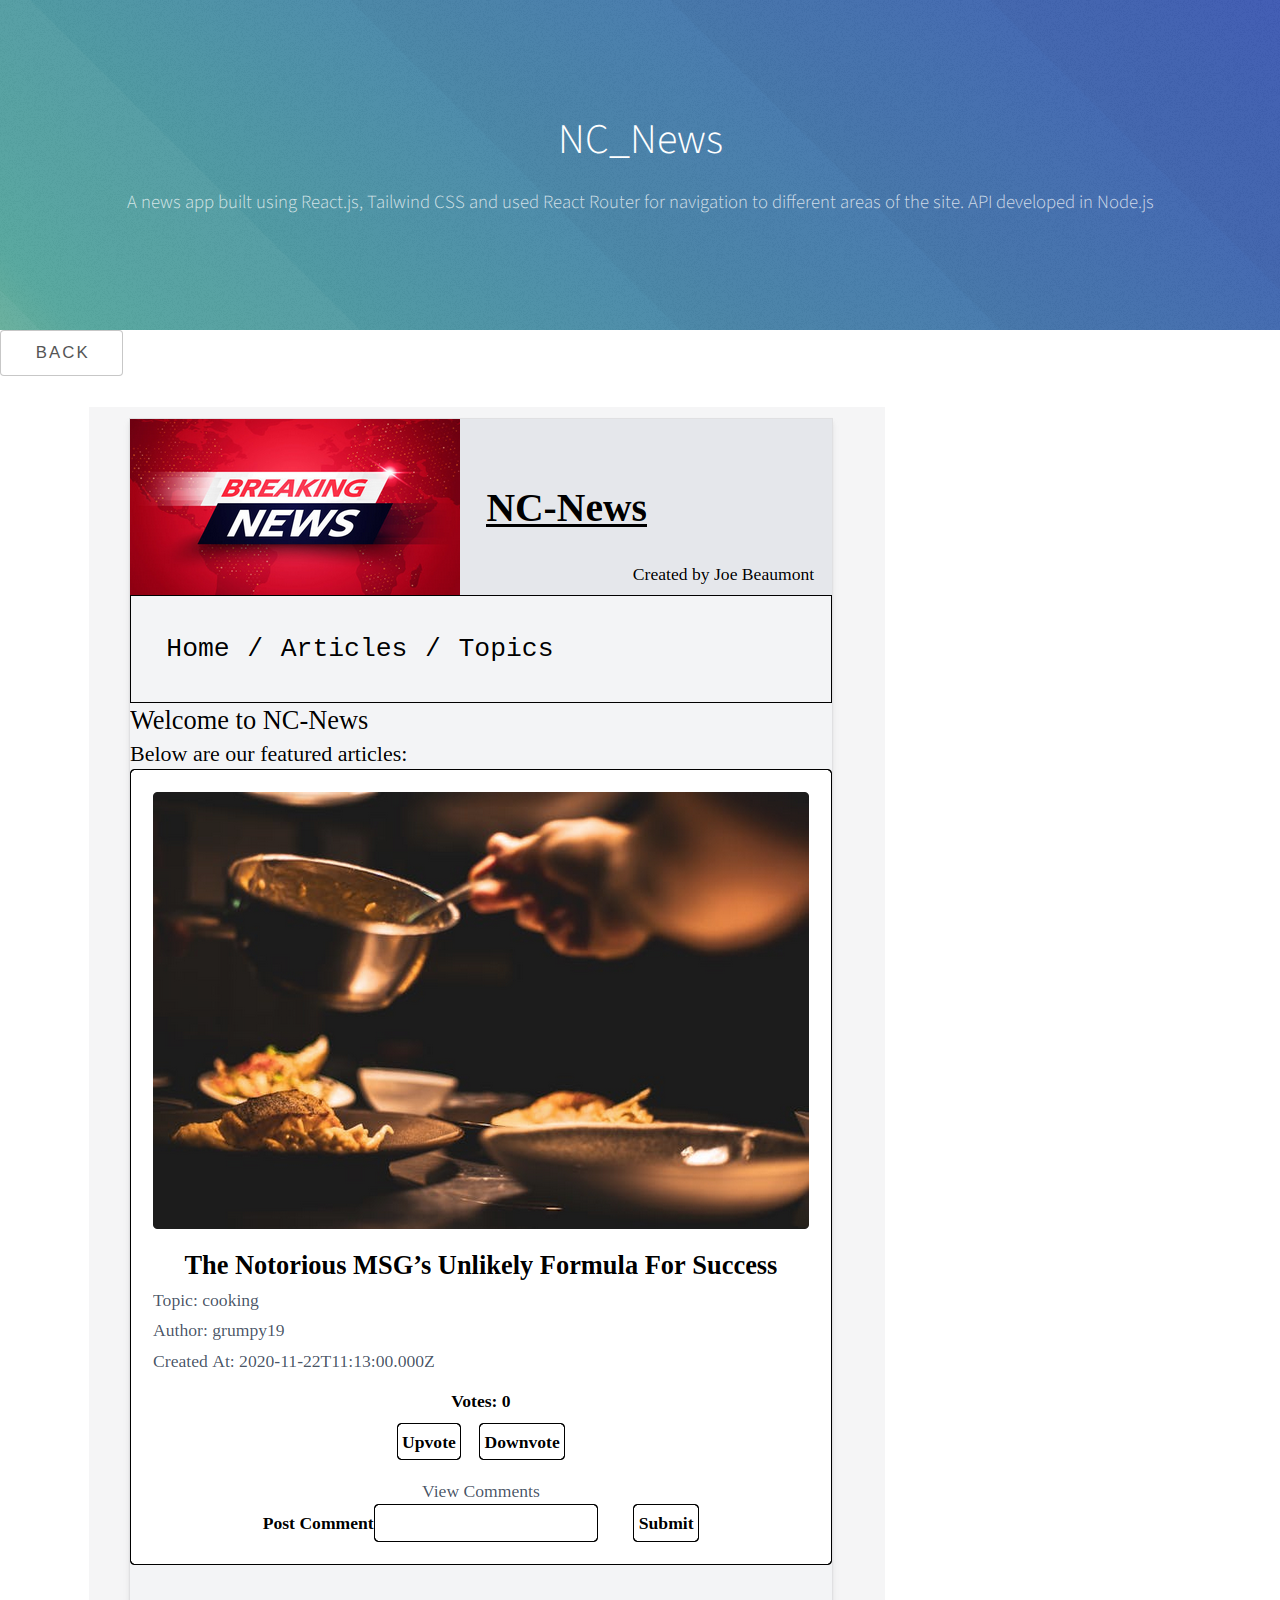
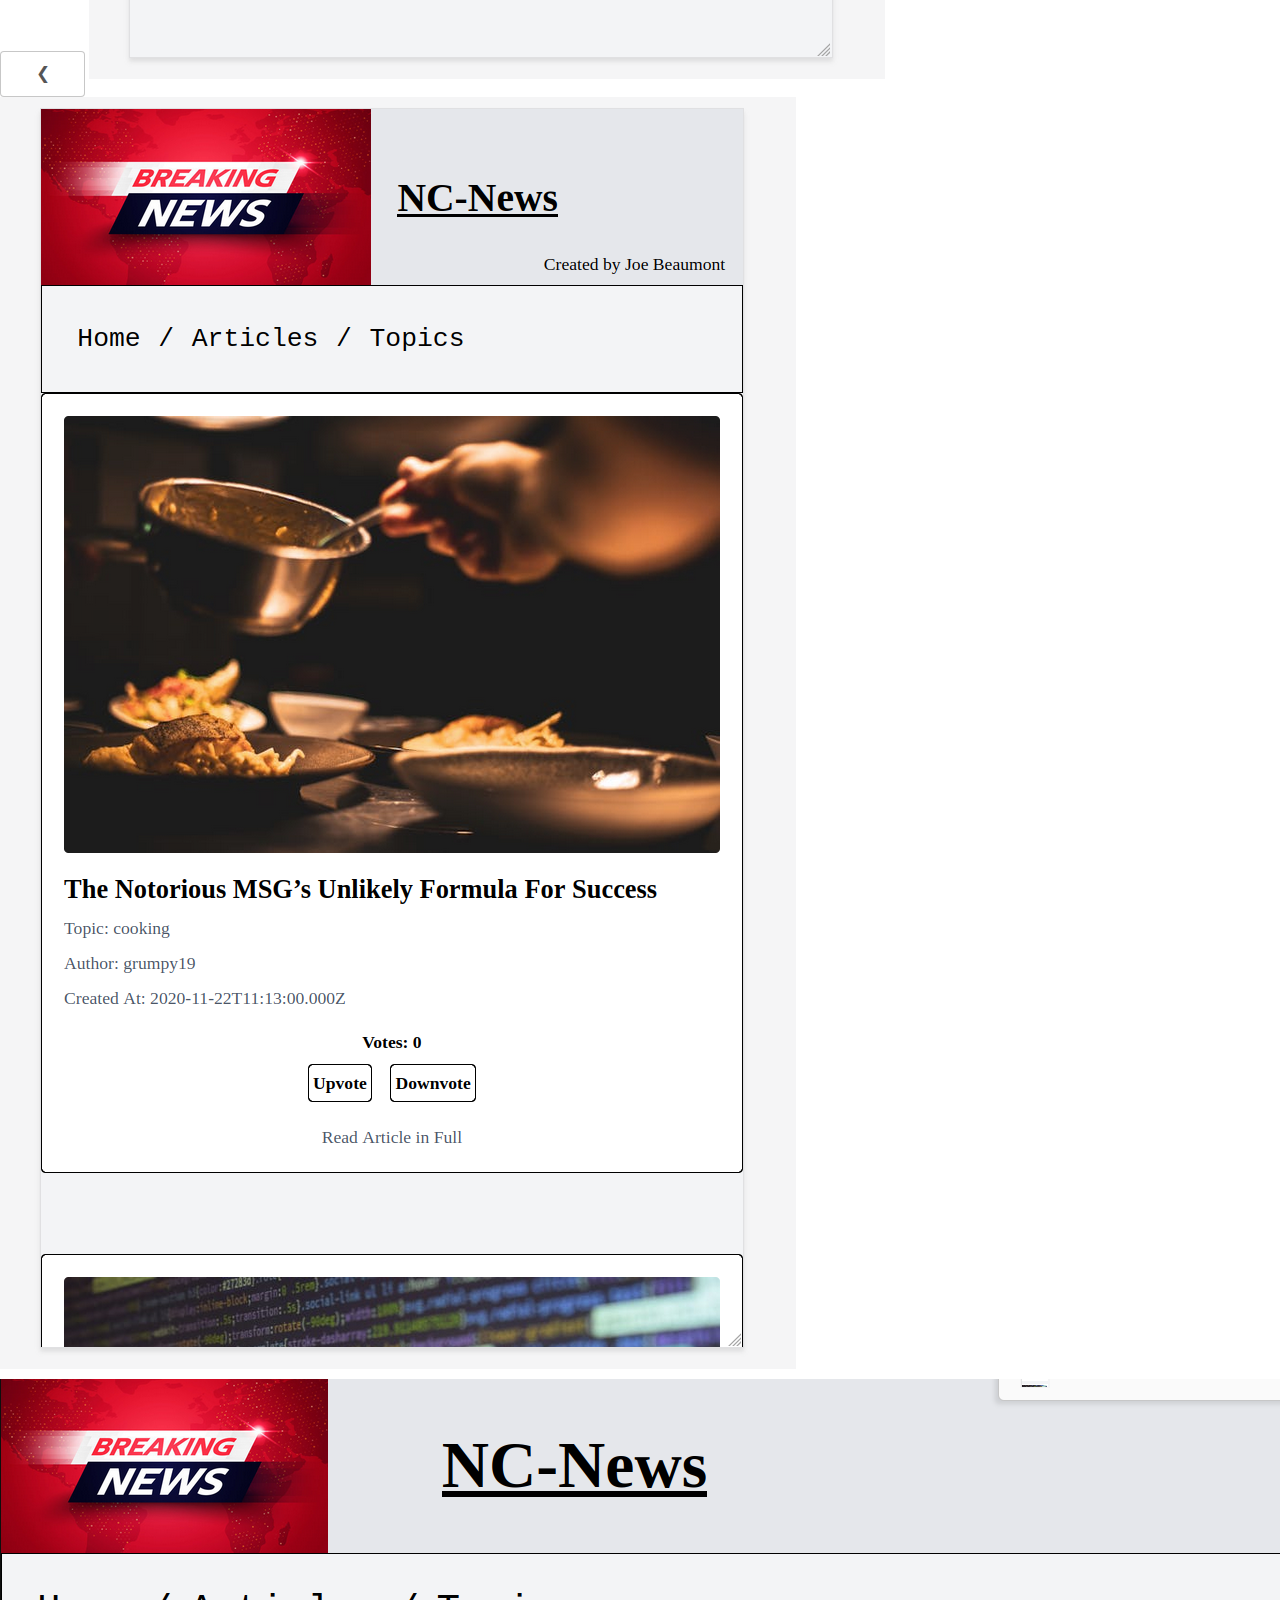
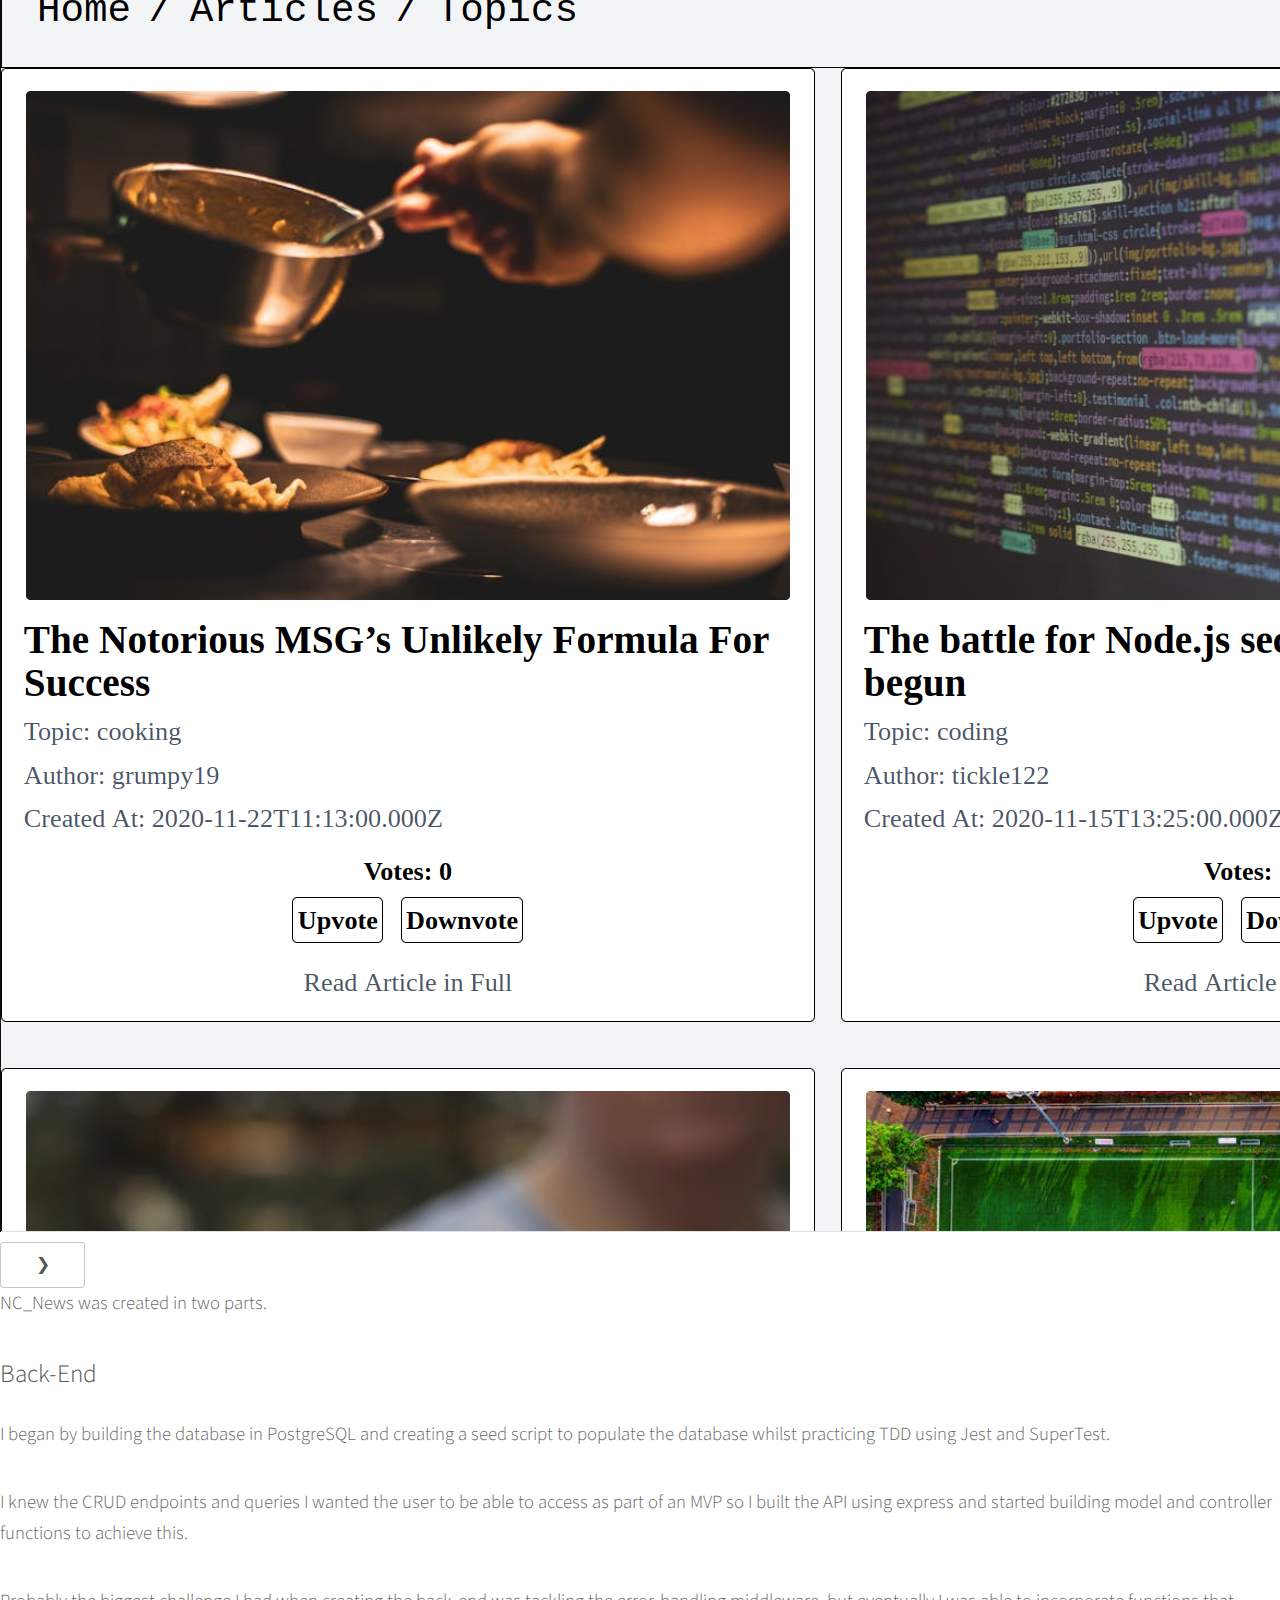
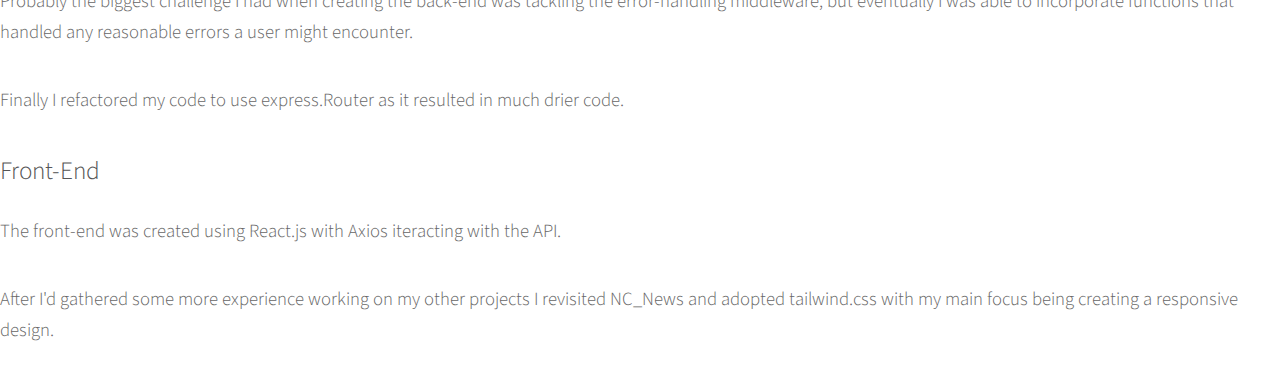
<file: projects/nc_news.html>
<!DOCTYPE html>
<html>
    <head>
        <title>NC_News</title>
        <meta charset="utf-8" />
        <meta name="viewport" content="width=device-width, initial-scale=1, user-scalable=no" />
        <link rel="stylesheet" href="../assets/css/main.css" />
        <noscript><link rel="stylesheet" href="../assets/css/noscript.css" /></noscript>
    </head>
    <body>
        <!-- Header  -->
            <section id="header">
            <div class="inner">
                <h1>NC_News</h1>
                <p>A news app built using React.js, Tailwind CSS and used React Router for navigation to different areas of the site. API developed in Node.js</p>
            </section>
            <!-- Navigation -->
            <nav>
            <button class="button" onclick="window.location.href='../index.html'">Back</button>   
            </nav>
            <br />
            <!-- Body -->
            <section id="body">
            <div class="carousel">
                <button class="prev" onclick="changeSlide(-1)">&#10094;</button>
                <img src="../images/NcNews1.png" class="carousel-img active">
                <img src="../images/NcNews2.png" class="carousel-img">
                <img src="../images/NcNews3.png" class="carousel-img">
                <button class="next" onclick="changeSlide(1)">&#10095;</button>
            </div>
            <div class="body">
                <p>NC_News was created in two parts.</p>
                <h3>Back-End</h3>
                <p>I began by building the database in PostgreSQL and creating a seed script to populate the database whilst practicing TDD using Jest and SuperTest.</p>
                <p>I knew the CRUD endpoints and queries I wanted the user to be able to access as part of an MVP so I built the API using express and started building model and controller functions to achieve this.</p>
                <p>Probably the biggest challenge I had when creating the back-end was tackling the error-handling middleware, but eventually I was able to incorporate functions that handled any reasonable errors a user might encounter.</p>
                <p>Finally I refactored my code to use express.Router as it resulted in much drier code.</p>
                <h3>Front-End</h3>
                <p>The front-end was created using React.js with Axios iteracting with the API.</p>
                <p>After I'd gathered some more experience working on my other projects I revisited NC_News and adopted tailwind.css with my main focus being creating a responsive design.</p>
            </div>
            </section>
    </body>
</html>

<script src="../assets/js/jquery.min.js"></script>
<script src="../assets/js/carousel.js"></script>
</file>
<file: assets/css/noscript.css>
/* Header */

	body.is-preload #header .inner {
		-moz-transform: none;
		-webkit-transform: none;
		-ms-transform: none;
		transform: none;
		opacity: 1;
	}

		body.is-preload #header .inner .actions {
			-moz-transform: none;
			-webkit-transform: none;
			-ms-transform: none;
			transform: none;
			opacity: 1;
		}

	body.is-preload #header:after {
		opacity: 0;
	}
</file>
<file: assets/css/main.css>
@import url("fontawesome-all.min.css");
@import url("https://fonts.googleapis.com/css?family=Source+Sans+Pro:300,300italic,400,400italic");

/*
	Photon by HTML5 UP
	html5up.net | @ajlkn
	Free for personal and commercial use under the CCA 3.0 license (html5up.net/license)
*/

html, body, div, span, applet, object,
iframe, h1, h2, h3, h4, h5, h6, p, blockquote,
pre, a, abbr, acronym, address, big, cite,
code, del, dfn, em, img, ins, kbd, q, s, samp,
small, strike, strong, sub, sup, tt, var, b,
u, i, center, dl, dt, dd, ol, ul, li, fieldset,
form, label, legend, table, caption, tbody,
tfoot, thead, tr, th, td, article, aside,
canvas, details, embed, figure, figcaption,
footer, header, hgroup, menu, nav, output, ruby,
section, summary, time, mark, audio, video {
	margin: 0;
	padding: 0;
	border: 0;
	font-size: 100%;
	font: inherit;
	vertical-align: baseline;}

article, aside, details, figcaption, figure,
footer, header, hgroup, menu, nav, section {
	display: block;}

body {
	line-height: 1;
}

ol, ul {
	list-style: none;
}

blockquote, q {
	quotes: none;
}

	blockquote:before, blockquote:after, q:before, q:after {
		content: '';
		content: none;
	}

table {
	border-collapse: collapse;
	border-spacing: 0;
}

body {
	-webkit-text-size-adjust: none;
}

mark {
	background-color: transparent;
	color: inherit;
}

input::-moz-focus-inner {
	border: 0;
	padding: 0;
}

input, select, textarea {
	-moz-appearance: none;
	-webkit-appearance: none;
	-ms-appearance: none;
	appearance: none;
}

/* Basic */

	html {
		box-sizing: border-box;
	}

	*, *:before, *:after {
		box-sizing: inherit;
	}

	body {
		background: #fff;
	}

		body.is-preload *, body.is-preload *:before, body.is-preload *:after {
			-moz-animation: none !important;
			-webkit-animation: none !important;
			-ms-animation: none !important;
			animation: none !important;
			-moz-transition: none !important;
			-webkit-transition: none !important;
			-ms-transition: none !important;
			transition: none !important;
		}

	body, input, select, textarea {
		color: #666;
		font-family: "Source Sans Pro", Helvetica, sans-serif;
		font-size: 16pt;
		font-weight: 300;
		line-height: 1.65em;
	}

	a {
		-moz-transition: color 0.2s ease-in-out, border-color 0.2s ease-in-out;
		-webkit-transition: color 0.2s ease-in-out, border-color 0.2s ease-in-out;
		-ms-transition: color 0.2s ease-in-out, border-color 0.2s ease-in-out;
		transition: color 0.2s ease-in-out, border-color 0.2s ease-in-out;
		border-bottom: dotted 1px #666;
		color: inherit;
		text-decoration: none;
	}

		a:hover {
			border-bottom-color: transparent !important;
			color: #6bd4c8;
		}

	strong, b {
		color: #555;
		font-weight: 400;
	}

	em, i {
		font-style: italic;
	}

	p {
		margin: 0 0 2em 0;
	}

	h1, h2, h3, h4, h5, h6 {
		color: #555;
		line-height: 1em;
		margin: 0 0 1em 0;
	}

		h1 a, h2 a, h3 a, h4 a, h5 a, h6 a {
			color: inherit;
			text-decoration: none;
		}

	h1 {
		font-size: 2.25em;
		line-height: 1.35em;
	}

	h2 {
		font-size: 2em;
		line-height: 1.35em;
	}

	h3 {
		font-size: 1.35em;
		line-height: 1.5em;
	}

	h4 {
		font-size: 1.25em;
		line-height: 1.5em;
	}

	h5 {
		font-size: 0.9em;
		line-height: 1.5em;
	}

	h6 {
		font-size: 0.7em;
		line-height: 1.5em;
	}

	sub {
		font-size: 0.8em;
		position: relative;
		top: 0.5em;
	}

	sup {
		font-size: 0.8em;
		position: relative;
		top: -0.5em;
	}

	hr {
		border: 0;
		border-bottom: solid 1px rgba(144, 144, 144, 0.5);
		margin: 2em 0;
	}

		hr.major {
			margin: 3em 0;
		}

	blockquote {
		border-left: solid 4px rgba(144, 144, 144, 0.5);
		font-style: italic;
		margin: 0 0 2em 0;
		padding: 0.5em 0 0.5em 2em;
	}

	code {
		background: rgba(144, 144, 144, 0.075);
		border-radius: 4px;
		border: solid 1px rgba(144, 144, 144, 0.5);
		font-family: "Courier New", monospace;
		font-size: 0.9em;
		margin: 0 0.25em;
		padding: 0.25em 0.65em;
	}

	pre {
		-webkit-overflow-scrolling: touch;
		font-family: "Courier New", monospace;
		font-size: 0.9em;
		margin: 0 0 2em 0;
	}

		pre code {
			display: block;
			line-height: 1.75em;
			padding: 1em 1.5em;
			overflow-x: auto;
		}

	.align-left {
		text-align: left;
	}

	.align-center {
		text-align: center;
	}

	.align-right {
		text-align: right;
	}

/* Container */

	.container {
		margin: 0 auto;
		max-width: calc(100% - 4em);
		width: 60em;
	}

		.container.xsmall {
			width: 15em;
		}

		.container.small {
			width: 30em;
		}

		.container.medium {
			width: 45em;
		}

		.container.large {
			width: 75em;
		}

		.container.xlarge {
			width: 90em;
		}

		.container.max {
			width: 100%;
		}

		@media screen and (max-width: 980px) {

			.container {
				max-width: 100% !important;
				width: 100% !important;
			}

		}

		@media screen and (max-width: 480px) {

			.container {
				max-width: calc(100% - 3em);
			}

		}

/* Row */

	.row {
		display: flex;
		flex-wrap: wrap;
		box-sizing: border-box;
		align-items: stretch;
	}

		.row > * {
			box-sizing: border-box;
		}

		.row.gtr-uniform > * > :last-child {
			margin-bottom: 0;
		}

		.row.aln-left {
			justify-content: flex-start;
		}

		.row.aln-center {
			justify-content: center;
		}

		.row.aln-right {
			justify-content: flex-end;
		}

		.row.aln-top {
			align-items: flex-start;
		}

		.row.aln-middle {
			align-items: center;
		}

		.row.aln-bottom {
			align-items: flex-end;
		}

		.row > .imp {
			order: -1;
		}

		.row > .col-1 {
			width: 8.33333%;
		}

		.row > .off-1 {
			margin-left: 8.33333%;
		}

		.row > .col-2 {
			width: 16.66667%;
		}

		.row > .off-2 {
			margin-left: 16.66667%;
		}

		.row > .col-3 {
			width: 25%;
		}

		.row > .off-3 {
			margin-left: 25%;
		}

		.row > .col-4 {
			width: 33.33333%;
		}

		.row > .off-4 {
			margin-left: 33.33333%;
		}

		.row > .col-5 {
			width: 41.66667%;
		}

		.row > .off-5 {
			margin-left: 41.66667%;
		}

		.row > .col-6 {
			width: 50%;
		}

		.row > .off-6 {
			margin-left: 50%;
		}

		.row > .col-7 {
			width: 58.33333%;
		}

		.row > .off-7 {
			margin-left: 58.33333%;
		}

		.row > .col-8 {
			width: 66.66667%;
		}

		.row > .off-8 {
			margin-left: 66.66667%;
		}

		.row > .col-9 {
			width: 75%;
		}

		.row > .off-9 {
			margin-left: 75%;
		}

		.row > .col-10 {
			width: 83.33333%;
		}

		.row > .off-10 {
			margin-left: 83.33333%;
		}

		.row > .col-11 {
			width: 91.66667%;
		}

		.row > .off-11 {
			margin-left: 91.66667%;
		}

		.row > .col-12 {
			width: 100%;
		}

		.row > .off-12 {
			margin-left: 100%;
		}

		.row.gtr-0 {
			margin-top: 0;
			margin-left: 0em;
		}

			.row.gtr-0 > * {
				padding: 0 0 0 0em;
			}

			.row.gtr-0.gtr-uniform {
				margin-top: 0em;
			}

				.row.gtr-0.gtr-uniform > * {
					padding-top: 0em;
				}

		.row.gtr-25 {
			margin-top: 0;
			margin-left: -0.5em;
		}

			.row.gtr-25 > * {
				padding: 0 0 0 0.5em;
			}

			.row.gtr-25.gtr-uniform {
				margin-top: -0.5em;
			}

				.row.gtr-25.gtr-uniform > * {
					padding-top: 0.5em;
				}

		.row.gtr-50 {
			margin-top: 0;
			margin-left: -1em;
		}

			.row.gtr-50 > * {
				padding: 0 0 0 1em;
			}

			.row.gtr-50.gtr-uniform {
				margin-top: -1em;
			}

				.row.gtr-50.gtr-uniform > * {
					padding-top: 1em;
				}

		.row {
			margin-top: 0;
			margin-left: -2em;
		}

			.row > * {
				padding: 0 0 0 2em;
			}

			.row.gtr-uniform {
				margin-top: -2em;
			}

				.row.gtr-uniform > * {
					padding-top: 2em;
				}

		.row.gtr-150 {
			margin-top: 0;
			margin-left: -3em;
		}

			.row.gtr-150 > * {
				padding: 0 0 0 3em;
			}

			.row.gtr-150.gtr-uniform {
				margin-top: -3em;
			}

				.row.gtr-150.gtr-uniform > * {
					padding-top: 3em;
				}

		.row.gtr-200 {
			margin-top: 0;
			margin-left: -4em;
		}

			.row.gtr-200 > * {
				padding: 0 0 0 4em;
			}

			.row.gtr-200.gtr-uniform {
				margin-top: -4em;
			}

				.row.gtr-200.gtr-uniform > * {
					padding-top: 4em;
				}

		@media screen and (max-width: 1680px) {

			.row {
				display: flex;
				flex-wrap: wrap;
				box-sizing: border-box;
				align-items: stretch;
			}

				.row > * {
					box-sizing: border-box;
				}

				.row.gtr-uniform > * > :last-child {
					margin-bottom: 0;
				}

				.row.aln-left {
					justify-content: flex-start;
				}

				.row.aln-center {
					justify-content: center;
				}

				.row.aln-right {
					justify-content: flex-end;
				}

				.row.aln-top {
					align-items: flex-start;
				}

				.row.aln-middle {
					align-items: center;
				}

				.row.aln-bottom {
					align-items: flex-end;
				}

				.row > .imp-xlarge {
					order: -1;
				}

				.row > .col-1-xlarge {
					width: 8.33333%;
				}

				.row > .off-1-xlarge {
					margin-left: 8.33333%;
				}

				.row > .col-2-xlarge {
					width: 16.66667%;
				}

				.row > .off-2-xlarge {
					margin-left: 16.66667%;
				}

				.row > .col-3-xlarge {
					width: 25%;
				}

				.row > .off-3-xlarge {
					margin-left: 25%;
				}

				.row > .col-4-xlarge {
					width: 33.33333%;
				}

				.row > .off-4-xlarge {
					margin-left: 33.33333%;
				}

				.row > .col-5-xlarge {
					width: 41.66667%;
				}

				.row > .off-5-xlarge {
					margin-left: 41.66667%;
				}

				.row > .col-6-xlarge {
					width: 50%;
				}

				.row > .off-6-xlarge {
					margin-left: 50%;
				}

				.row > .col-7-xlarge {
					width: 58.33333%;
				}

				.row > .off-7-xlarge {
					margin-left: 58.33333%;
				}

				.row > .col-8-xlarge {
					width: 66.66667%;
				}

				.row > .off-8-xlarge {
					margin-left: 66.66667%;
				}

				.row > .col-9-xlarge {
					width: 75%;
				}

				.row > .off-9-xlarge {
					margin-left: 75%;
				}

				.row > .col-10-xlarge {
					width: 83.33333%;
				}

				.row > .off-10-xlarge {
					margin-left: 83.33333%;
				}

				.row > .col-11-xlarge {
					width: 91.66667%;
				}

				.row > .off-11-xlarge {
					margin-left: 91.66667%;
				}

				.row > .col-12-xlarge {
					width: 100%;
				}

				.row > .off-12-xlarge {
					margin-left: 100%;
				}

				.row.gtr-0 {
					margin-top: 0;
					margin-left: 0em;
				}

					.row.gtr-0 > * {
						padding: 0 0 0 0em;
					}

					.row.gtr-0.gtr-uniform {
						margin-top: 0em;
					}

						.row.gtr-0.gtr-uniform > * {
							padding-top: 0em;
						}

				.row.gtr-25 {
					margin-top: 0;
					margin-left: -0.5em;
				}

					.row.gtr-25 > * {
						padding: 0 0 0 0.5em;
					}

					.row.gtr-25.gtr-uniform {
						margin-top: -0.5em;
					}

						.row.gtr-25.gtr-uniform > * {
							padding-top: 0.5em;
						}

				.row.gtr-50 {
					margin-top: 0;
					margin-left: -1em;
				}

					.row.gtr-50 > * {
						padding: 0 0 0 1em;
					}

					.row.gtr-50.gtr-uniform {
						margin-top: -1em;
					}

						.row.gtr-50.gtr-uniform > * {
							padding-top: 1em;
						}

				.row {
					margin-top: 0;
					margin-left: -2em;
				}

					.row > * {
						padding: 0 0 0 2em;
					}

					.row.gtr-uniform {
						margin-top: -2em;
					}

						.row.gtr-uniform > * {
							padding-top: 2em;
						}

				.row.gtr-150 {
					margin-top: 0;
					margin-left: -3em;
				}

					.row.gtr-150 > * {
						padding: 0 0 0 3em;
					}

					.row.gtr-150.gtr-uniform {
						margin-top: -3em;
					}

						.row.gtr-150.gtr-uniform > * {
							padding-top: 3em;
						}

				.row.gtr-200 {
					margin-top: 0;
					margin-left: -4em;
				}

					.row.gtr-200 > * {
						padding: 0 0 0 4em;
					}

					.row.gtr-200.gtr-uniform {
						margin-top: -4em;
					}

						.row.gtr-200.gtr-uniform > * {
							padding-top: 4em;
						}

		}

		@media screen and (max-width: 1140px) {

			.row {
				display: flex;
				flex-wrap: wrap;
				box-sizing: border-box;
				align-items: stretch;
			}

				.row > * {
					box-sizing: border-box;
				}

				.row.gtr-uniform > * > :last-child {
					margin-bottom: 0;
				}

				.row.aln-left {
					justify-content: flex-start;
				}

				.row.aln-center {
					justify-content: center;
				}

				.row.aln-right {
					justify-content: flex-end;
				}

				.row.aln-top {
					align-items: flex-start;
				}

				.row.aln-middle {
					align-items: center;
				}

				.row.aln-bottom {
					align-items: flex-end;
				}

				.row > .imp-large {
					order: -1;
				}

				.row > .col-1-large {
					width: 8.33333%;
				}

				.row > .off-1-large {
					margin-left: 8.33333%;
				}

				.row > .col-2-large {
					width: 16.66667%;
				}

				.row > .off-2-large {
					margin-left: 16.66667%;
				}

				.row > .col-3-large {
					width: 25%;
				}

				.row > .off-3-large {
					margin-left: 25%;
				}

				.row > .col-4-large {
					width: 33.33333%;
				}

				.row > .off-4-large {
					margin-left: 33.33333%;
				}

				.row > .col-5-large {
					width: 41.66667%;
				}

				.row > .off-5-large {
					margin-left: 41.66667%;
				}

				.row > .col-6-large {
					width: 50%;
				}

				.row > .off-6-large {
					margin-left: 50%;
				}

				.row > .col-7-large {
					width: 58.33333%;
				}

				.row > .off-7-large {
					margin-left: 58.33333%;
				}

				.row > .col-8-large {
					width: 66.66667%;
				}

				.row > .off-8-large {
					margin-left: 66.66667%;
				}

				.row > .col-9-large {
					width: 75%;
				}

				.row > .off-9-large {
					margin-left: 75%;
				}

				.row > .col-10-large {
					width: 83.33333%;
				}

				.row > .off-10-large {
					margin-left: 83.33333%;
				}

				.row > .col-11-large {
					width: 91.66667%;
				}

				.row > .off-11-large {
					margin-left: 91.66667%;
				}

				.row > .col-12-large {
					width: 100%;
				}

				.row > .off-12-large {
					margin-left: 100%;
				}

				.row.gtr-0 {
					margin-top: 0;
					margin-left: 0em;
				}

					.row.gtr-0 > * {
						padding: 0 0 0 0em;
					}

					.row.gtr-0.gtr-uniform {
						margin-top: 0em;
					}

						.row.gtr-0.gtr-uniform > * {
							padding-top: 0em;
						}

				.row.gtr-25 {
					margin-top: 0;
					margin-left: -0.5em;
				}

					.row.gtr-25 > * {
						padding: 0 0 0 0.5em;
					}

					.row.gtr-25.gtr-uniform {
						margin-top: -0.5em;
					}

						.row.gtr-25.gtr-uniform > * {
							padding-top: 0.5em;
						}

				.row.gtr-50 {
					margin-top: 0;
					margin-left: -1em;
				}

					.row.gtr-50 > * {
						padding: 0 0 0 1em;
					}

					.row.gtr-50.gtr-uniform {
						margin-top: -1em;
					}

						.row.gtr-50.gtr-uniform > * {
							padding-top: 1em;
						}

				.row {
					margin-top: 0;
					margin-left: -2em;
				}

					.row > * {
						padding: 0 0 0 2em;
					}

					.row.gtr-uniform {
						margin-top: -2em;
					}

						.row.gtr-uniform > * {
							padding-top: 2em;
						}

				.row.gtr-150 {
					margin-top: 0;
					margin-left: -3em;
				}

					.row.gtr-150 > * {
						padding: 0 0 0 3em;
					}

					.row.gtr-150.gtr-uniform {
						margin-top: -3em;
					}

						.row.gtr-150.gtr-uniform > * {
							padding-top: 3em;
						}

				.row.gtr-200 {
					margin-top: 0;
					margin-left: -4em;
				}

					.row.gtr-200 > * {
						padding: 0 0 0 4em;
					}

					.row.gtr-200.gtr-uniform {
						margin-top: -4em;
					}

						.row.gtr-200.gtr-uniform > * {
							padding-top: 4em;
						}

		}

		@media screen and (max-width: 980px) {

			.row {
				display: flex;
				flex-wrap: wrap;
				box-sizing: border-box;
				align-items: stretch;
			}

				.row > * {
					box-sizing: border-box;
				}

				.row.gtr-uniform > * > :last-child {
					margin-bottom: 0;
				}

				.row.aln-left {
					justify-content: flex-start;
				}

				.row.aln-center {
					justify-content: center;
				}

				.row.aln-right {
					justify-content: flex-end;
				}

				.row.aln-top {
					align-items: flex-start;
				}

				.row.aln-middle {
					align-items: center;
				}

				.row.aln-bottom {
					align-items: flex-end;
				}

				.row > .imp-medium {
					order: -1;
				}

				.row > .col-1-medium {
					width: 8.33333%;
				}

				.row > .off-1-medium {
					margin-left: 8.33333%;
				}

				.row > .col-2-medium {
					width: 16.66667%;
				}

				.row > .off-2-medium {
					margin-left: 16.66667%;
				}

				.row > .col-3-medium {
					width: 25%;
				}

				.row > .off-3-medium {
					margin-left: 25%;
				}

				.row > .col-4-medium {
					width: 33.33333%;
				}

				.row > .off-4-medium {
					margin-left: 33.33333%;
				}

				.row > .col-5-medium {
					width: 41.66667%;
				}

				.row > .off-5-medium {
					margin-left: 41.66667%;
				}

				.row > .col-6-medium {
					width: 50%;
				}

				.row > .off-6-medium {
					margin-left: 50%;
				}

				.row > .col-7-medium {
					width: 58.33333%;
				}

				.row > .off-7-medium {
					margin-left: 58.33333%;
				}

				.row > .col-8-medium {
					width: 66.66667%;
				}

				.row > .off-8-medium {
					margin-left: 66.66667%;
				}

				.row > .col-9-medium {
					width: 75%;
				}

				.row > .off-9-medium {
					margin-left: 75%;
				}

				.row > .col-10-medium {
					width: 83.33333%;
				}

				.row > .off-10-medium {
					margin-left: 83.33333%;
				}

				.row > .col-11-medium {
					width: 91.66667%;
				}

				.row > .off-11-medium {
					margin-left: 91.66667%;
				}

				.row > .col-12-medium {
					width: 100%;
				}

				.row > .off-12-medium {
					margin-left: 100%;
				}

				.row.gtr-0 {
					margin-top: 0;
					margin-left: 0em;
				}

					.row.gtr-0 > * {
						padding: 0 0 0 0em;
					}

					.row.gtr-0.gtr-uniform {
						margin-top: 0em;
					}

						.row.gtr-0.gtr-uniform > * {
							padding-top: 0em;
						}

				.row.gtr-25 {
					margin-top: 0;
					margin-left: -0.5em;
				}

					.row.gtr-25 > * {
						padding: 0 0 0 0.5em;
					}

					.row.gtr-25.gtr-uniform {
						margin-top: -0.5em;
					}

						.row.gtr-25.gtr-uniform > * {
							padding-top: 0.5em;
						}

				.row.gtr-50 {
					margin-top: 0;
					margin-left: -1em;
				}

					.row.gtr-50 > * {
						padding: 0 0 0 1em;
					}

					.row.gtr-50.gtr-uniform {
						margin-top: -1em;
					}

						.row.gtr-50.gtr-uniform > * {
							padding-top: 1em;
						}

				.row {
					margin-top: 0;
					margin-left: -2em;
				}

					.row > * {
						padding: 0 0 0 2em;
					}

					.row.gtr-uniform {
						margin-top: -2em;
					}

						.row.gtr-uniform > * {
							padding-top: 2em;
						}

				.row.gtr-150 {
					margin-top: 0;
					margin-left: -3em;
				}

					.row.gtr-150 > * {
						padding: 0 0 0 3em;
					}

					.row.gtr-150.gtr-uniform {
						margin-top: -3em;
					}

						.row.gtr-150.gtr-uniform > * {
							padding-top: 3em;
						}

				.row.gtr-200 {
					margin-top: 0;
					margin-left: -4em;
				}

					.row.gtr-200 > * {
						padding: 0 0 0 4em;
					}

					.row.gtr-200.gtr-uniform {
						margin-top: -4em;
					}

						.row.gtr-200.gtr-uniform > * {
							padding-top: 4em;
						}

		}

		@media screen and (max-width: 736px) {

			.row {
				display: flex;
				flex-wrap: wrap;
				box-sizing: border-box;
				align-items: stretch;
			}

				.row > * {
					box-sizing: border-box;
				}

				.row.gtr-uniform > * > :last-child {
					margin-bottom: 0;
				}

				.row.aln-left {
					justify-content: flex-start;
				}

				.row.aln-center {
					justify-content: center;
				}

				.row.aln-right {
					justify-content: flex-end;
				}

				.row.aln-top {
					align-items: flex-start;
				}

				.row.aln-middle {
					align-items: center;
				}

				.row.aln-bottom {
					align-items: flex-end;
				}

				.row > .imp-small {
					order: -1;
				}

				.row > .col-1-small {
					width: 8.33333%;
				}

				.row > .off-1-small {
					margin-left: 8.33333%;
				}

				.row > .col-2-small {
					width: 16.66667%;
				}

				.row > .off-2-small {
					margin-left: 16.66667%;
				}

				.row > .col-3-small {
					width: 25%;
				}

				.row > .off-3-small {
					margin-left: 25%;
				}

				.row > .col-4-small {
					width: 33.33333%;
				}

				.row > .off-4-small {
					margin-left: 33.33333%;
				}

				.row > .col-5-small {
					width: 41.66667%;
				}

				.row > .off-5-small {
					margin-left: 41.66667%;
				}

				.row > .col-6-small {
					width: 50%;
				}

				.row > .off-6-small {
					margin-left: 50%;
				}

				.row > .col-7-small {
					width: 58.33333%;
				}

				.row > .off-7-small {
					margin-left: 58.33333%;
				}

				.row > .col-8-small {
					width: 66.66667%;
				}

				.row > .off-8-small {
					margin-left: 66.66667%;
				}

				.row > .col-9-small {
					width: 75%;
				}

				.row > .off-9-small {
					margin-left: 75%;
				}

				.row > .col-10-small {
					width: 83.33333%;
				}

				.row > .off-10-small {
					margin-left: 83.33333%;
				}

				.row > .col-11-small {
					width: 91.66667%;
				}

				.row > .off-11-small {
					margin-left: 91.66667%;
				}

				.row > .col-12-small {
					width: 100%;
				}

				.row > .off-12-small {
					margin-left: 100%;
				}

				.row.gtr-0 {
					margin-top: 0;
					margin-left: 0em;
				}

					.row.gtr-0 > * {
						padding: 0 0 0 0em;
					}

					.row.gtr-0.gtr-uniform {
						margin-top: 0em;
					}

						.row.gtr-0.gtr-uniform > * {
							padding-top: 0em;
						}

				.row.gtr-25 {
					margin-top: 0;
					margin-left: -0.5em;
				}

					.row.gtr-25 > * {
						padding: 0 0 0 0.5em;
					}

					.row.gtr-25.gtr-uniform {
						margin-top: -0.5em;
					}

						.row.gtr-25.gtr-uniform > * {
							padding-top: 0.5em;
						}

				.row.gtr-50 {
					margin-top: 0;
					margin-left: -1em;
				}

					.row.gtr-50 > * {
						padding: 0 0 0 1em;
					}

					.row.gtr-50.gtr-uniform {
						margin-top: -1em;
					}

						.row.gtr-50.gtr-uniform > * {
							padding-top: 1em;
						}

				.row {
					margin-top: 0;
					margin-left: -2em;
				}

					.row > * {
						padding: 0 0 0 2em;
					}

					.row.gtr-uniform {
						margin-top: -2em;
					}

						.row.gtr-uniform > * {
							padding-top: 2em;
						}

				.row.gtr-150 {
					margin-top: 0;
					margin-left: -3em;
				}

					.row.gtr-150 > * {
						padding: 0 0 0 3em;
					}

					.row.gtr-150.gtr-uniform {
						margin-top: -3em;
					}

						.row.gtr-150.gtr-uniform > * {
							padding-top: 3em;
						}

				.row.gtr-200 {
					margin-top: 0;
					margin-left: -4em;
				}

					.row.gtr-200 > * {
						padding: 0 0 0 4em;
					}

					.row.gtr-200.gtr-uniform {
						margin-top: -4em;
					}

						.row.gtr-200.gtr-uniform > * {
							padding-top: 4em;
						}

		}

		@media screen and (max-width: 480px) {

			.row {
				display: flex;
				flex-wrap: wrap;
				box-sizing: border-box;
				align-items: stretch;
			}

				.row > * {
					box-sizing: border-box;
				}

				.row.gtr-uniform > * > :last-child {
					margin-bottom: 0;
				}

				.row.aln-left {
					justify-content: flex-start;
				}

				.row.aln-center {
					justify-content: center;
				}

				.row.aln-right {
					justify-content: flex-end;
				}

				.row.aln-top {
					align-items: flex-start;
				}

				.row.aln-middle {
					align-items: center;
				}

				.row.aln-bottom {
					align-items: flex-end;
				}

				.row > .imp-xsmall {
					order: -1;
				}

				.row > .col-1-xsmall {
					width: 8.33333%;
				}

				.row > .off-1-xsmall {
					margin-left: 8.33333%;
				}

				.row > .col-2-xsmall {
					width: 16.66667%;
				}

				.row > .off-2-xsmall {
					margin-left: 16.66667%;
				}

				.row > .col-3-xsmall {
					width: 25%;
				}

				.row > .off-3-xsmall {
					margin-left: 25%;
				}

				.row > .col-4-xsmall {
					width: 33.33333%;
				}

				.row > .off-4-xsmall {
					margin-left: 33.33333%;
				}

				.row > .col-5-xsmall {
					width: 41.66667%;
				}

				.row > .off-5-xsmall {
					margin-left: 41.66667%;
				}

				.row > .col-6-xsmall {
					width: 50%;
				}

				.row > .off-6-xsmall {
					margin-left: 50%;
				}

				.row > .col-7-xsmall {
					width: 58.33333%;
				}

				.row > .off-7-xsmall {
					margin-left: 58.33333%;
				}

				.row > .col-8-xsmall {
					width: 66.66667%;
				}

				.row > .off-8-xsmall {
					margin-left: 66.66667%;
				}

				.row > .col-9-xsmall {
					width: 75%;
				}

				.row > .off-9-xsmall {
					margin-left: 75%;
				}

				.row > .col-10-xsmall {
					width: 83.33333%;
				}

				.row > .off-10-xsmall {
					margin-left: 83.33333%;
				}

				.row > .col-11-xsmall {
					width: 91.66667%;
				}

				.row > .off-11-xsmall {
					margin-left: 91.66667%;
				}

				.row > .col-12-xsmall {
					width: 100%;
				}

				.row > .off-12-xsmall {
					margin-left: 100%;
				}

				.row.gtr-0 {
					margin-top: 0;
					margin-left: 0em;
				}

					.row.gtr-0 > * {
						padding: 0 0 0 0em;
					}

					.row.gtr-0.gtr-uniform {
						margin-top: 0em;
					}

						.row.gtr-0.gtr-uniform > * {
							padding-top: 0em;
						}

				.row.gtr-25 {
					margin-top: 0;
					margin-left: -0.5em;
				}

					.row.gtr-25 > * {
						padding: 0 0 0 0.5em;
					}

					.row.gtr-25.gtr-uniform {
						margin-top: -0.5em;
					}

						.row.gtr-25.gtr-uniform > * {
							padding-top: 0.5em;
						}

				.row.gtr-50 {
					margin-top: 0;
					margin-left: -1em;
				}

					.row.gtr-50 > * {
						padding: 0 0 0 1em;
					}

					.row.gtr-50.gtr-uniform {
						margin-top: -1em;
					}

						.row.gtr-50.gtr-uniform > * {
							padding-top: 1em;
						}

				.row {
					margin-top: 0;
					margin-left: -2em;
				}

					.row > * {
						padding: 0 0 0 2em;
					}

					.row.gtr-uniform {
						margin-top: -2em;
					}

						.row.gtr-uniform > * {
							padding-top: 2em;
						}

				.row.gtr-150 {
					margin-top: 0;
					margin-left: -3em;
				}

					.row.gtr-150 > * {
						padding: 0 0 0 3em;
					}

					.row.gtr-150.gtr-uniform {
						margin-top: -3em;
					}

						.row.gtr-150.gtr-uniform > * {
							padding-top: 3em;
						}

				.row.gtr-200 {
					margin-top: 0;
					margin-left: -4em;
				}

					.row.gtr-200 > * {
						padding: 0 0 0 4em;
					}

					.row.gtr-200.gtr-uniform {
						margin-top: -4em;
					}

						.row.gtr-200.gtr-uniform > * {
							padding-top: 4em;
						}

		}

		@media screen and (max-width: 320px) {

			.row {
				display: flex;
				flex-wrap: wrap;
				box-sizing: border-box;
				align-items: stretch;
			}

				.row > * {
					box-sizing: border-box;
				}

				.row.gtr-uniform > * > :last-child {
					margin-bottom: 0;
				}

				.row.aln-left {
					justify-content: flex-start;
				}

				.row.aln-center {
					justify-content: center;
				}

				.row.aln-right {
					justify-content: flex-end;
				}

				.row.aln-top {
					align-items: flex-start;
				}

				.row.aln-middle {
					align-items: center;
				}

				.row.aln-bottom {
					align-items: flex-end;
				}

				.row > .imp-xxsmall {
					order: -1;
				}

				.row > .col-1-xxsmall {
					width: 8.33333%;
				}

				.row > .off-1-xxsmall {
					margin-left: 8.33333%;
				}

				.row > .col-2-xxsmall {
					width: 16.66667%;
				}

				.row > .off-2-xxsmall {
					margin-left: 16.66667%;
				}

				.row > .col-3-xxsmall {
					width: 25%;
				}

				.row > .off-3-xxsmall {
					margin-left: 25%;
				}

				.row > .col-4-xxsmall {
					width: 33.33333%;
				}

				.row > .off-4-xxsmall {
					margin-left: 33.33333%;
				}

				.row > .col-5-xxsmall {
					width: 41.66667%;
				}

				.row > .off-5-xxsmall {
					margin-left: 41.66667%;
				}

				.row > .col-6-xxsmall {
					width: 50%;
				}

				.row > .off-6-xxsmall {
					margin-left: 50%;
				}

				.row > .col-7-xxsmall {
					width: 58.33333%;
				}

				.row > .off-7-xxsmall {
					margin-left: 58.33333%;
				}

				.row > .col-8-xxsmall {
					width: 66.66667%;
				}

				.row > .off-8-xxsmall {
					margin-left: 66.66667%;
				}

				.row > .col-9-xxsmall {
					width: 75%;
				}

				.row > .off-9-xxsmall {
					margin-left: 75%;
				}

				.row > .col-10-xxsmall {
					width: 83.33333%;
				}

				.row > .off-10-xxsmall {
					margin-left: 83.33333%;
				}

				.row > .col-11-xxsmall {
					width: 91.66667%;
				}

				.row > .off-11-xxsmall {
					margin-left: 91.66667%;
				}

				.row > .col-12-xxsmall {
					width: 100%;
				}

				.row > .off-12-xxsmall {
					margin-left: 100%;
				}

				.row.gtr-0 {
					margin-top: 0;
					margin-left: 0em;
				}

					.row.gtr-0 > * {
						padding: 0 0 0 0em;
					}

					.row.gtr-0.gtr-uniform {
						margin-top: 0em;
					}

						.row.gtr-0.gtr-uniform > * {
							padding-top: 0em;
						}

				.row.gtr-25 {
					margin-top: 0;
					margin-left: -0.5em;
				}

					.row.gtr-25 > * {
						padding: 0 0 0 0.5em;
					}

					.row.gtr-25.gtr-uniform {
						margin-top: -0.5em;
					}

						.row.gtr-25.gtr-uniform > * {
							padding-top: 0.5em;
						}

				.row.gtr-50 {
					margin-top: 0;
					margin-left: -1em;
				}

					.row.gtr-50 > * {
						padding: 0 0 0 1em;
					}

					.row.gtr-50.gtr-uniform {
						margin-top: -1em;
					}

						.row.gtr-50.gtr-uniform > * {
							padding-top: 1em;
						}

				.row {
					margin-top: 0;
					margin-left: -2em;
				}

					.row > * {
						padding: 0 0 0 2em;
					}

					.row.gtr-uniform {
						margin-top: -2em;
					}

						.row.gtr-uniform > * {
							padding-top: 2em;
						}

				.row.gtr-150 {
					margin-top: 0;
					margin-left: -3em;
				}

					.row.gtr-150 > * {
						padding: 0 0 0 3em;
					}

					.row.gtr-150.gtr-uniform {
						margin-top: -3em;
					}

						.row.gtr-150.gtr-uniform > * {
							padding-top: 3em;
						}

				.row.gtr-200 {
					margin-top: 0;
					margin-left: -4em;
				}

					.row.gtr-200 > * {
						padding: 0 0 0 4em;
					}

					.row.gtr-200.gtr-uniform {
						margin-top: -4em;
					}

						.row.gtr-200.gtr-uniform > * {
							padding-top: 4em;
						}

		}

/* Section/Article */

	section.special, article.special {
		text-align: center;
	}

	header p {
		color: #999;
		margin: 0 0 1.5em 0;
		position: relative;
	}

	header h2 + p {
		font-size: 1.25em;
		line-height: 1.5em;
		margin-top: -1em;
	}

	header h3 + p {
		font-size: 1.1em;
		line-height: 1.5em;
		margin-top: -0.8em;
	}

	header h4 + p,
	header h5 + p,
	header h6 + p {
		font-size: 0.9em;
		line-height: 1.5em;
		margin-top: -0.6em;
	}

	header.major {
		margin: 0 0 1em 0;
	}

		header.major:after {
			background: rgba(144, 144, 144, 0.5);
			content: '';
			display: inline-block;
			height: 1px;
			margin-top: 1.5em;
			width: 6em;
		}

		header.major h2, header.major h3, header.major h4, header.major h5, header.major h6 {
			margin: 0;
		}

		header.major p {
			margin: 0.7em 0 0 0;
		}

	header.special {
		text-align: center;
	}

/* Form */

	form {
		margin: 0 0 2em 0;
	}

	label {
		color: #555;
		display: block;
		font-size: 0.9em;
		font-weight: 400;
		margin: 0 0 1em 0;
	}

	input[type="text"],
	input[type="password"],
	input[type="email"],
	select,
	textarea {
		-moz-appearance: none;
		-webkit-appearance: none;
		-ms-appearance: none;
		appearance: none;
		background: rgba(144, 144, 144, 0.075);
		border-radius: 4px;
		border: none;
		border: solid 1px rgba(144, 144, 144, 0.5);
		color: inherit;
		display: block;
		outline: 0;
		padding: 0 1em;
		text-decoration: none;
		width: 100%;
	}

		input[type="text"]:invalid,
		input[type="password"]:invalid,
		input[type="email"]:invalid,
		select:invalid,
		textarea:invalid {
			box-shadow: none;
		}

		input[type="text"]:focus,
		input[type="password"]:focus,
		input[type="email"]:focus,
		select:focus,
		textarea:focus {
			border-color: #6bd4c8;
		}

	select {
		background-image: url("data:image/svg+xml;charset=utf8,%3Csvg xmlns='http://www.w3.org/2000/svg' width='40' height='40' preserveAspectRatio='none' viewBox='0 0 40 40'%3E%3Cpath d='M9.4,12.3l10.4,10.4l10.4-10.4c0.2-0.2,0.5-0.4,0.9-0.4c0.3,0,0.6,0.1,0.9,0.4l3.3,3.3c0.2,0.2,0.4,0.5,0.4,0.9 c0,0.4-0.1,0.6-0.4,0.9L20.7,31.9c-0.2,0.2-0.5,0.4-0.9,0.4c-0.3,0-0.6-0.1-0.9-0.4L4.3,17.3c-0.2-0.2-0.4-0.5-0.4-0.9 c0-0.4,0.1-0.6,0.4-0.9l3.3-3.3c0.2-0.2,0.5-0.4,0.9-0.4S9.1,12.1,9.4,12.3z' fill='rgba(144, 144, 144, 0.5)' /%3E%3C/svg%3E");
		background-size: 1.25rem;
		background-repeat: no-repeat;
		background-position: calc(100% - 1rem) center;
		height: 2.75em;
		padding-right: 2.75em;
		text-overflow: ellipsis;
	}

		select option {
			color: #555;
			background: #fff;
		}

		select:focus::-ms-value {
			background-color: transparent;
		}

		select::-ms-expand {
			display: none;
		}

	input[type="text"],
	input[type="password"],
	input[type="email"],
	select {
		height: 2.75em;
	}

	textarea {
		padding: 0.75em 1em;
	}

	input[type="checkbox"],
	input[type="radio"] {
		-moz-appearance: none;
		-webkit-appearance: none;
		-ms-appearance: none;
		appearance: none;
		display: block;
		float: left;
		margin-right: -2em;
		opacity: 0;
		width: 1em;
		z-index: -1;
	}

		input[type="checkbox"] + label,
		input[type="radio"] + label {
			text-decoration: none;
			color: #666;
			cursor: pointer;
			display: inline-block;
			font-size: 1em;
			font-weight: 300;
			padding-left: 2.4em;
			padding-right: 0.75em;
			position: relative;
		}

			input[type="checkbox"] + label:before,
			input[type="radio"] + label:before {
				-moz-osx-font-smoothing: grayscale;
				-webkit-font-smoothing: antialiased;
				display: inline-block;
				font-style: normal;
				font-variant: normal;
				text-rendering: auto;
				line-height: 1;
				text-transform: none !important;
				font-family: 'Font Awesome 5 Free';
				font-weight: 900;
			}

			input[type="checkbox"] + label:before,
			input[type="radio"] + label:before {
				background: rgba(144, 144, 144, 0.075);
				border-radius: 4px;
				border: solid 1px rgba(144, 144, 144, 0.5);
				content: '';
				display: inline-block;
				font-size: 0.8em;
				height: 2.0625em;
				left: 0;
				line-height: 2.0625em;
				position: absolute;
				text-align: center;
				top: 0;
				width: 2.0625em;
			}

		input[type="checkbox"]:checked + label:before,
		input[type="radio"]:checked + label:before {
			background: #666666;
			border-color: #666666;
			color: #ffffff;
			content: '\f00c';
		}

		input[type="checkbox"]:focus + label:before,
		input[type="radio"]:focus + label:before {
			border-color: #6bd4c8;
		}

	input[type="checkbox"] + label:before {
		border-radius: 4px;
	}

	input[type="radio"] + label:before {
		border-radius: 100%;
	}

	::-webkit-input-placeholder {
		color: #999 !important;
		opacity: 1.0;
	}

	:-moz-placeholder {
		color: #999 !important;
		opacity: 1.0;
	}

	::-moz-placeholder {
		color: #999 !important;
		opacity: 1.0;
	}

	:-ms-input-placeholder {
		color: #999 !important;
		opacity: 1.0;
	}

/* Box */

	.box {
		border-radius: 4px;
		border: solid 1px rgba(144, 144, 144, 0.5);
		margin-bottom: 2em;
		padding: 1.5em;
	}

		.box > :last-child,
		.box > :last-child > :last-child,
		.box > :last-child > :last-child > :last-child {
			margin-bottom: 0;
		}

		.box.alt {
			border: 0;
			border-radius: 0;
			padding: 0;
		}

/* Icon */

	.icon {
		text-decoration: none;
		border-bottom: none;
		position: relative;
	}

		.icon:before {
			-moz-osx-font-smoothing: grayscale;
			-webkit-font-smoothing: antialiased;
			display: inline-block;
			font-style: normal;
			font-variant: normal;
			text-rendering: auto;
			line-height: 1;
			text-transform: none !important;
			font-family: 'Font Awesome 5 Free';
			font-weight: 400;
		}

		.icon > .label {
			display: none;
		}

		.icon:before {
			line-height: inherit;
		}

		.icon.solid:before {
			font-weight: 900 !important;
		}

		.icon.brands:before {
			font-family: 'Font Awesome 5 Brands';
		}

		.icon.style1:before {
			color: #c3e895;
		}

		.icon.style2:before {
			color: #8addaa;
		}

		.icon.style3:before {
			color: #6bd4c8;
		}

		.icon.style4:before {
			color: #57aed3;
		}

		.icon.style5:before {
			color: #4a87d3;
		}

		.icon.style6:before {
			color: #6b88e6;
		}

		.icon.major {
			text-decoration: none;
			color: #555;
			cursor: default;
			display: inline-block;
			margin: 0 0 1.5em 0;
		}

			.icon.major:before {
				-moz-osx-font-smoothing: grayscale;
				-webkit-font-smoothing: antialiased;
				display: inline-block;
				font-style: normal;
				font-variant: normal;
				text-rendering: auto;
				line-height: 1;
				text-transform: none !important;
				font-family: 'Font Awesome 5 Free';
				font-weight: 400;
			}

			.icon.major:before {
				font-size: 4em;
				line-height: 1em;
			}

/* Image */

	.image {
		border-radius: 4px;
		border: 0;
		display: inline-block;
		position: relative;
	}

		.image img {
			border-radius: 4px;
			display: block;
		}

		.image.left {
			float: left;
			padding: 0 1.5em 1em 0;
			top: 0.25em;
		}

		.image.right {
			float: right;
			padding: 0 0 1em 1.5em;
			top: 0.25em;
		}

		.image.left, .image.right {
			max-width: 40%;
		}

			.image.left img, .image.right img {
				width: 100%;
			}

		.image.fit {
			display: block;
			margin: 0 0 2em 0;
			width: 100%;
		}

			.image.fit img {
				width: 100%;
			}

/* List */

	ol {
		list-style: decimal;
		margin: 0 0 2em 0;
		padding-left: 1.25em;
	}

		ol li {
			padding-left: 0.25em;
		}

	ul {
		list-style: disc;
		margin: 0 0 2em 0;
		padding-left: 1em;
	}

		ul li {
			padding-left: 0.5em;
		}

		ul.alt {
			list-style: none;
			padding-left: 0;
		}

			ul.alt li {
				border-top: solid 1px rgba(144, 144, 144, 0.5);
				padding: 0.5em 0;
			}

				ul.alt li:first-child {
					border-top: 0;
					padding-top: 0;
				}

	dl {
		margin: 0 0 2em 0;
	}

/* Actions */

	ul.actions {
		display: -moz-flex;
		display: -webkit-flex;
		display: -ms-flex;
		display: flex;
		cursor: default;
		list-style: none;
		margin-left: -1em;
		padding-left: 0;
	}

		ul.actions li {
			padding: 0 0 0 1em;
			vertical-align: middle;
		}

		ul.actions.special {
			-moz-justify-content: center;
			-webkit-justify-content: center;
			-ms-justify-content: center;
			justify-content: center;
			width: 100%;
			margin-left: 0;
		}

			ul.actions.special li:first-child {
				padding-left: 0;
			}

		ul.actions.stacked {
			-moz-flex-direction: column;
			-webkit-flex-direction: column;
			-ms-flex-direction: column;
			flex-direction: column;
			margin-left: 0;
		}

			ul.actions.stacked li {
				padding: 1.3em 0 0 0;
			}

				ul.actions.stacked li:first-child {
					padding-top: 0;
				}

		ul.actions.fit {
			width: calc(100% + 1em);
		}

			ul.actions.fit li {
				-moz-flex-grow: 1;
				-webkit-flex-grow: 1;
				-ms-flex-grow: 1;
				flex-grow: 1;
				-moz-flex-shrink: 1;
				-webkit-flex-shrink: 1;
				-ms-flex-shrink: 1;
				flex-shrink: 1;
				width: 100%;
			}

				ul.actions.fit li > * {
					width: 100%;
				}

			ul.actions.fit.stacked {
				width: 100%;
			}

		@media screen and (max-width: 480px) {

			ul.actions:not(.fixed) {
				-moz-flex-direction: column;
				-webkit-flex-direction: column;
				-ms-flex-direction: column;
				flex-direction: column;
				margin-left: 0;
				width: 100% !important;
			}

				ul.actions:not(.fixed) li {
					-moz-flex-grow: 1;
					-webkit-flex-grow: 1;
					-ms-flex-grow: 1;
					flex-grow: 1;
					-moz-flex-shrink: 1;
					-webkit-flex-shrink: 1;
					-ms-flex-shrink: 1;
					flex-shrink: 1;
					padding: 1em 0 0 0;
					text-align: center;
					width: 100%;
				}

					ul.actions:not(.fixed) li > * {
						width: 100%;
					}

					ul.actions:not(.fixed) li:first-child {
						padding-top: 0;
					}

					ul.actions:not(.fixed) li input[type="submit"],
					ul.actions:not(.fixed) li input[type="reset"],
					ul.actions:not(.fixed) li input[type="button"],
					ul.actions:not(.fixed) li button,
					ul.actions:not(.fixed) li .button {
						width: 100%;
					}

						ul.actions:not(.fixed) li input[type="submit"].icon:before,
						ul.actions:not(.fixed) li input[type="reset"].icon:before,
						ul.actions:not(.fixed) li input[type="button"].icon:before,
						ul.actions:not(.fixed) li button.icon:before,
						ul.actions:not(.fixed) li .button.icon:before {
							margin-left: -0.5em;
						}

		}

/* Icons */

	ul.icons {
		cursor: default;
		list-style: none;
		padding-left: 0;
	}

		ul.icons li {
			display: inline-block;
			padding: 0 1.25em 0 0;
		}

			ul.icons li:last-child {
				padding-right: 0;
			}

			ul.icons li .icon:before {
				font-size: 1.5em;
			}

/* Major Icons */

	ul.major-icons {
		list-style: none;
		padding-left: 0;
	}

		ul.major-icons li {
			display: inline-block;
			padding: 2.5em;
			text-align: center;
		}

			ul.major-icons li .icon {
				-moz-transform: rotate(45deg);
				-webkit-transform: rotate(45deg);
				-ms-transform: rotate(45deg);
				transform: rotate(45deg);
				border-radius: 4px;
				border: solid 1px rgba(144, 144, 144, 0.5);
				display: inline-block;
				height: 8em;
				line-height: 8em;
				margin: 0;
				text-align: center;
				width: 8em;
			}

				ul.major-icons li .icon:before {
					-moz-transform: rotate(-45deg);
					-webkit-transform: rotate(-45deg);
					-ms-transform: rotate(-45deg);
					transform: rotate(-45deg);
					display: inline-block;
					line-height: inherit;
				}

/* Table */

	.table-wrapper {
		-webkit-overflow-scrolling: touch;
		overflow-x: auto;
	}

	table {
		margin: 0 0 2em 0;
		width: 100%;
	}

		table tbody tr {
			border-left: 0;
			border-right: 0;
		}

			table tbody tr:nth-child(2n + 1) {
				background-color: rgba(144, 144, 144, 0.075);
			}

		table td {
			padding: 0.75em 0.75em;
		}

		table th {
			color: #555;
			font-size: 0.9em;
			font-weight: 400;
			padding: 0 0.75em 0.75em 0.75em;
			text-align: left;
		}

		table thead {
			border-bottom: solid 1px rgba(144, 144, 144, 0.5);
		}

		table tfoot {
			border-top: solid 1px rgba(144, 144, 144, 0.5);
		}

		table.alt {
			border-collapse: separate;
		}

			table.alt tbody tr td {
				border: solid 1px rgba(144, 144, 144, 0.5);
				border-left-width: 0;
				border-top-width: 0;
			}

				table.alt tbody tr td:first-child {
					border-left-width: 1px;
				}

			table.alt tbody tr:first-child td {
				border-top-width: 1px;
			}

			table.alt thead {
				border-bottom: 0;
			}

			table.alt tfoot {
				border-top: 0;
			}

/* Button */

	input[type="submit"],
	input[type="reset"],
	input[type="button"],
	button,
	.button {
		-moz-appearance: none;
		-webkit-appearance: none;
		-ms-appearance: none;
		appearance: none;
		-moz-transition: background-color 0.2s ease-in-out, color 0.2s ease-in-out;
		-webkit-transition: background-color 0.2s ease-in-out, color 0.2s ease-in-out;
		-ms-transition: background-color 0.2s ease-in-out, color 0.2s ease-in-out;
		transition: background-color 0.2s ease-in-out, color 0.2s ease-in-out;
		background-color: transparent;
		border-radius: 4px;
		border: 0;
		box-shadow: inset 0 0 0 1px rgba(144, 144, 144, 0.5);
		color: #555 !important;
		cursor: pointer;
		display: inline-block;
		font-size: 0.9em;
		font-weight: 400;
		height: 2.75em;
		letter-spacing: 0.125em;
		line-height: 2.75em;
		padding: 0 2em;
		text-align: center;
		text-decoration: none;
		text-indent: 0.125em;
		text-transform: uppercase;
		white-space: nowrap;
	}

		input[type="submit"]:hover,
		input[type="reset"]:hover,
		input[type="button"]:hover,
		button:hover,
		.button:hover {
			background-color: rgba(144, 144, 144, 0.075);
		}

		input[type="submit"]:active,
		input[type="reset"]:active,
		input[type="button"]:active,
		button:active,
		.button:active {
			background-color: rgba(144, 144, 144, 0.2);
		}

		input[type="submit"].icon:before,
		input[type="reset"].icon:before,
		input[type="button"].icon:before,
		button.icon:before,
		.button.icon:before {
			margin-right: 0.5em;
		}

		input[type="submit"].fit,
		input[type="reset"].fit,
		input[type="button"].fit,
		button.fit,
		.button.fit {
			width: 100%;
		}

		input[type="submit"].small,
		input[type="reset"].small,
		input[type="button"].small,
		button.small,
		.button.small {
			font-size: 0.7em;
		}

		input[type="submit"].large,
		input[type="reset"].large,
		input[type="button"].large,
		button.large,
		.button.large {
			font-size: 1.25em;
		}

		input[type="submit"].wide,
		input[type="reset"].wide,
		input[type="button"].wide,
		button.wide,
		.button.wide {
			min-width: 12em;
		}

		input[type="submit"].primary,
		input[type="reset"].primary,
		input[type="button"].primary,
		button.primary,
		.button.primary {
			background-color: #555;
			box-shadow: none !important;
			color: #fff !important;
		}

			input[type="submit"].primary:hover,
			input[type="reset"].primary:hover,
			input[type="button"].primary:hover,
			button.primary:hover,
			.button.primary:hover {
				background-color: #626262;
			}

			input[type="submit"].primary:active,
			input[type="reset"].primary:active,
			input[type="button"].primary:active,
			button.primary:active,
			.button.primary:active {
				background-color: #484848;
			}

		input[type="submit"].disabled, input[type="submit"]:disabled,
		input[type="reset"].disabled,
		input[type="reset"]:disabled,
		input[type="button"].disabled,
		input[type="button"]:disabled,
		button.disabled,
		button:disabled,
		.button.disabled,
		.button:disabled {
			cursor: default;
			opacity: 0.25;
		}

/* Main */

	.main {
		padding: 6em 0 4em 0 ;
	}

		.main.style1 {
			background: #fff;
		}

		.main.style2 {
			background-color: #333;
			color: rgba(255, 255, 255, 0.75);
			background-attachment: fixed,							fixed;
			background-image: url("images/overlay1.png"), url("../../images/header.jpg");
			background-size: auto,							cover;
		}

			.main.style2 a {
				border-bottom-color: rgba(255, 255, 255, 0.5);
			}

				.main.style2 a:hover {
					color: #ffffff;
				}

			.main.style2 h1, .main.style2 h2, .main.style2 h3, .main.style2 h4, .main.style2 h5, .main.style2 h6, .main.style2 strong, .main.style2 b {
				color: #ffffff;
			}

			.main.style2 header p {
				color: #ffffff;
			}

			.main.style2 header.major:after {
				background: #ffffff;
			}

			.main.style2 input[type="submit"],
			.main.style2 input[type="reset"],
			.main.style2 input[type="button"],
			.main.style2 button,
			.main.style2 .button {
				box-shadow: inset 0 0 0 1px #ffffff;
				color: #ffffff !important;
			}

				.main.style2 input[type="submit"]:hover,
				.main.style2 input[type="reset"]:hover,
				.main.style2 input[type="button"]:hover,
				.main.style2 button:hover,
				.main.style2 .button:hover {
					background-color: rgba(255, 255, 255, 0.125);
				}

				.main.style2 input[type="submit"]:active,
				.main.style2 input[type="reset"]:active,
				.main.style2 input[type="button"]:active,
				.main.style2 button:active,
				.main.style2 .button:active {
					background-color: rgba(255, 255, 255, 0.25);
				}

				.main.style2 input[type="submit"].primary,
				.main.style2 input[type="reset"].primary,
				.main.style2 input[type="button"].primary,
				.main.style2 button.primary,
				.main.style2 .button.primary {
					background-color: #ffffff;
					box-shadow: inset 0 0 0 1px #ffffff !important;
					color: #333 !important;
				}

					.main.style2 input[type="submit"].primary:hover,
					.main.style2 input[type="reset"].primary:hover,
					.main.style2 input[type="button"].primary:hover,
					.main.style2 button.primary:hover,
					.main.style2 .button.primary:hover {
						background-color: rgba(255, 255, 255, 0.125) !important;
						color: #ffffff !important;
					}

					.main.style2 input[type="submit"].primary:active,
					.main.style2 input[type="reset"].primary:active,
					.main.style2 input[type="button"].primary:active,
					.main.style2 button.primary:active,
					.main.style2 .button.primary:active {
						background-color: rgba(255, 255, 255, 0.25) !important;
					}

			.main.style2 ul.major-icons li .icon {
				border-color: #ffffff;
			}

			.main.style2 .icon.major {
				color: #ffffff;
			}

/* Header */

	#header {
		padding: 9em 0 9em 0 ;
		background-color: #4686a0;
		color: rgba(255, 255, 255, 0.75);
		background-attachment: fixed,							fixed,							fixed;
		background-image: url("images/overlay2.png"), url("images/overlay3.svg"), linear-gradient(45deg, #9dc66b 5%, #4fa49a 30%, #4361c2);
		background-position: top left,						center center,					center center;
		background-size: auto,							cover,							cover;
		overflow: hidden;
		position: relative;
		text-align: center;
	}

		#header a {
			border-bottom-color: rgba(255, 255, 255, 0.5);
		}

			#header a:hover {
				color: #ffffff;
			}

		#header h1, #header h2, #header h3, #header h4, #header h5, #header h6, #header strong, #header b {
			color: #ffffff;
		}

		#header header p {
			color: #ffffff;
		}

		#header header.major:after {
			background: #ffffff;
		}

		#header input[type="submit"],
		#header input[type="reset"],
		#header input[type="button"],
		#header button,
		#header .button {
			box-shadow: inset 0 0 0 1px #ffffff;
			color: #ffffff !important;
		}

			#header input[type="submit"]:hover,
			#header input[type="reset"]:hover,
			#header input[type="button"]:hover,
			#header button:hover,
			#header .button:hover {
				background-color: rgba(255, 255, 255, 0.125);
			}

			#header input[type="submit"]:active,
			#header input[type="reset"]:active,
			#header input[type="button"]:active,
			#header button:active,
			#header .button:active {
				background-color: rgba(255, 255, 255, 0.25);
			}

			#header input[type="submit"].primary,
			#header input[type="reset"].primary,
			#header input[type="button"].primary,
			#header button.primary,
			#header .button.primary {
				background-color: #ffffff;
				box-shadow: inset 0 0 0 1px #ffffff !important;
				color: #4686a0 !important;
			}

				#header input[type="submit"].primary:hover,
				#header input[type="reset"].primary:hover,
				#header input[type="button"].primary:hover,
				#header button.primary:hover,
				#header .button.primary:hover {
					background-color: rgba(255, 255, 255, 0.125) !important;
					color: #ffffff !important;
				}

				#header input[type="submit"].primary:active,
				#header input[type="reset"].primary:active,
				#header input[type="button"].primary:active,
				#header button.primary:active,
				#header .button.primary:active {
					background-color: rgba(255, 255, 255, 0.25) !important;
				}

		#header ul.major-icons li .icon {
			border-color: #ffffff;
		}

		#header .icon.major {
			color: #ffffff;
		}

		#header h1 {
			margin: 0;
		}

		#header p {
			margin: 1em 0 0 0;
		}

		#header .actions {
			-moz-justify-content: center;
			-webkit-justify-content: center;
			-ms-justify-content: center;
			justify-content: center;
			margin-top: 2.5em;
			margin-left: 0;
			position: relative;
		}

			#header .actions li:first-child {
				padding-left: 0;
			}

			#header .actions:after {
				background: #ffffff;
				content: '';
				height: 100vh;
				left: 50%;
				position: absolute;
				top: 100%;
				width: 1px;
			}

		#header .inner {
			-moz-transition: -moz-transform 1.5s ease, opacity 2s ease;
			-webkit-transition: -webkit-transform 1.5s ease, opacity 2s ease;
			-ms-transition: -ms-transform 1.5s ease, opacity 2s ease;
			transition: transform 1.5s ease, opacity 2s ease;
			-moz-transition-delay: 0.25s;
			-webkit-transition-delay: 0.25s;
			-ms-transition-delay: 0.25s;
			transition-delay: 0.25s;
			-moz-transform: scale(1);
			-webkit-transform: scale(1);
			-ms-transform: scale(1);
			transform: scale(1);
			opacity: 1;
			position: relative;
			z-index: 1;
		}

			#header .inner .actions {
				-moz-transition: -moz-transform 1.25s ease;
				-webkit-transition: -webkit-transform 1.25s ease;
				-ms-transition: -ms-transform 1.25s ease;
				transition: transform 1.25s ease;
				-moz-transition-delay: 1s;
				-webkit-transition-delay: 1s;
				-ms-transition-delay: 1s;
				transition-delay: 1s;
				-moz-transform: translateY(0);
				-webkit-transform: translateY(0);
				-ms-transform: translateY(0);
				transform: translateY(0);
				opacity: 1;
			}

		#header:after {
			-moz-transition: opacity 1s ease;
			-webkit-transition: opacity 1s ease;
			-ms-transition: opacity 1s ease;
			transition: opacity 1s ease;
			background-image: linear-gradient(45deg, #4fa49a, #4361c2);
			content: '';
			height: 100%;
			left: 0;
			opacity: 0;
			position: absolute;
			top: 0;
			width: 100%;
		}

	body.is-preload #header .inner {
		-moz-transform: scale(1.05);
		-webkit-transform: scale(1.05);
		-ms-transform: scale(1.05);
		transform: scale(1.05);
		opacity: 0;
	}

		body.is-preload #header .inner .actions {
			-moz-transform: translateY(30em);
			-webkit-transform: translateY(30em);
			-ms-transform: translateY(30em);
			transform: translateY(30em);
			opacity: 0;
		}

	body.is-preload #header:after {
		opacity: 1;
	}

/* Footer */

	#footer {
		padding: 6em 0 6em 0 ;
		background-color: #4686a0;
		color: rgba(255, 255, 255, 0.75);
		background-attachment: fixed,							fixed,							fixed;
		background-image: url("images/overlay2.png"), url("images/overlay4.svg"), linear-gradient(45deg, #4361c2, #4fa49a 50%, #9dc66b 95%);
		background-position: top left,						center center,					center center;
		background-size: auto,							cover,							cover;
		text-align: center;
	}

		#footer a {
			border-bottom-color: rgba(255, 255, 255, 0.5);
		}

			#footer a:hover {
				color: #ffffff;
			}

		#footer h1, #footer h2, #footer h3, #footer h4, #footer h5, #footer h6, #footer strong, #footer b {
			color: #ffffff;
		}

		#footer header p {
			color: #ffffff;
		}

		#footer header.major:after {
			background: #ffffff;
		}

		#footer input[type="submit"],
		#footer input[type="reset"],
		#footer input[type="button"],
		#footer button,
		#footer .button {
			box-shadow: inset 0 0 0 1px #ffffff;
			color: #ffffff !important;
		}

			#footer input[type="submit"]:hover,
			#footer input[type="reset"]:hover,
			#footer input[type="button"]:hover,
			#footer button:hover,
			#footer .button:hover {
				background-color: rgba(255, 255, 255, 0.125);
			}

			#footer input[type="submit"]:active,
			#footer input[type="reset"]:active,
			#footer input[type="button"]:active,
			#footer button:active,
			#footer .button:active {
				background-color: rgba(255, 255, 255, 0.25);
			}

			#footer input[type="submit"].primary,
			#footer input[type="reset"].primary,
			#footer input[type="button"].primary,
			#footer button.primary,
			#footer .button.primary {
				background-color: #ffffff;
				box-shadow: inset 0 0 0 1px #ffffff !important;
				color: #4686a0 !important;
			}

				#footer input[type="submit"].primary:hover,
				#footer input[type="reset"].primary:hover,
				#footer input[type="button"].primary:hover,
				#footer button.primary:hover,
				#footer .button.primary:hover {
					background-color: rgba(255, 255, 255, 0.125) !important;
					color: #ffffff !important;
				}

				#footer input[type="submit"].primary:active,
				#footer input[type="reset"].primary:active,
				#footer input[type="button"].primary:active,
				#footer button.primary:active,
				#footer .button.primary:active {
					background-color: rgba(255, 255, 255, 0.25) !important;
				}

		#footer ul.major-icons li .icon {
			border-color: #ffffff;
		}

		#footer .icon.major {
			color: #ffffff;
		}

		#footer .icons {
			margin: 0;
		}

		#footer .copyright {
			font-size: 0.8em;
			list-style: none;
			margin: 2em 0 0 0;
			padding: 0;
		}

			#footer .copyright li {
				border-left: solid 1px;
				display: inline-block;
				line-height: 1em;
				margin-left: 1em;
				padding: 0 0 0 1em;
			}

				#footer .copyright li:first-child {
					border-left: 0;
					margin-left: 0;
					padding: 0;
				}

/* XLarge */

	@media screen and (max-width: 1680px) {

		/* Basic */

			body, input, select, textarea {
				font-size: 14pt;
			}

		/* Header */

			#header {
				padding: 6em 0 6em 0 ;
			}

	}

/* Large */

	@media screen and (max-width: 1140px) {

		/* Basic */

			body, input, select, textarea {
				font-size: 13pt;
			}

			h1 br, h2 br, h3 br, h4 br, h5 br, h6 br {
				display: none;
			}

		/* List */

			ul.major-icons li {
				padding: 2em;
			}

				ul.major-icons li .icon {
					height: 8em;
					line-height: 8em;
					width: 8em;
				}

		/* Main */

			.main {
				padding: 4em 0 2em 0 ;
			}

				.main.style2 {
					background-attachment: scroll;
				}

		/* Header */

			#header {
				padding: 5em 0 5em 0 ;
				background-attachment: scroll;
			}

				#header br {
					display: inline;
				}

		/* Footer */

			#footer {
				padding: 4em 0 4em 0 ;
				background-attachment: scroll;
			}

	}

/* Medium */

	@media screen and (max-width: 980px) {

		/* List */

			ul.major-icons li {
				padding: 2em;
			}

				ul.major-icons li .icon {
					height: 7em;
					line-height: 7em;
					width: 7em;
				}

		/* Main */

			.main {
				padding: 5em 3em 3em 3em ;
			}

		/* Header */

			#header {
				padding: 8em 3em 8em 3em ;
			}

		/* Footer */

			#footer {
				padding: 5em 3em 5em 3em ;
			}

		/* One */

			#one {
				text-align: center;
			}

		/* Two */

			#two {
				text-align: center;
			}

	}

/* Small */

	@media screen and (max-width: 736px) {

		/* Basic */

			body, input, select, textarea {
				font-size: 12pt;
			}

			h1 {
				font-size: 1.75em;
			}

			h2 {
				font-size: 1.5em;
			}

			h3 {
				font-size: 1.1em;
			}

			h4 {
				font-size: 1em;
			}

		/* List */

			ul.major-icons li {
				padding: 1.5em;
			}

				ul.major-icons li .icon {
					height: 5em;
					line-height: 5em;
					width: 5em;
				}

					ul.major-icons li .icon:before {
						font-size: 42px;
					}

		/* Icon */

			.icon.major {
				margin: 0 0 1em 0;
			}

		/* Button */

			input[type="submit"],
			input[type="reset"],
			input[type="button"],
			button,
			.button {
				height: 3em;
				line-height: 3em;
			}

		/* Main */

			.main {
				padding: 3em 1.5em 1em 1.5em ;
			}

		/* Header */

			#header {
				padding: 4em 3em 4em 3em ;
			}

				#header .actions {
					margin: 2em 0 0 0;
				}

		/* Footer */

			#footer {
				padding: 3em 1.5em 3em 1.5em ;
			}

	}

/* XSmall */

	@media screen and (max-width: 480px) {

		/* Button */

			input[type="submit"],
			input[type="reset"],
			input[type="button"],
			.button {
				padding: 0;
			}

		/* Main */

			.main {
				padding: 2em 1.5em 0.1em 1.5em ;
			}

		/* Header */

			#header {
				padding: 4em 2em 4em 2em ;
			}

				#header br {
					display: none;
				}

		/* Footer */

			#footer {
				padding: 2em 1.5em 2em 1.5em ;
			}

				#footer .copyright {
					margin: 1.5em 0 0 0;
				}

					#footer .copyright li {
						border: 0;
						display: block;
						margin: 1em 0 0 0;
						padding: 0;
					}

						#footer .copyright li:first-child {
							margin-top: 0;
						}

	}

/* XXSmall */

	@media screen and (max-width: 320px) {

		/* Basic */

			html, body {
				min-width: 320px;
			}

		/* Main */

			.main {
				padding: 2em 1em 0.1em 1em ;
			}

		/* Header */

			#header {
				padding: 3em 1em 3em 1em ;
			}

		/* Footer */

			#footer {
				padding: 2em 1em 2em 1em ;
			}

	}
</file>
